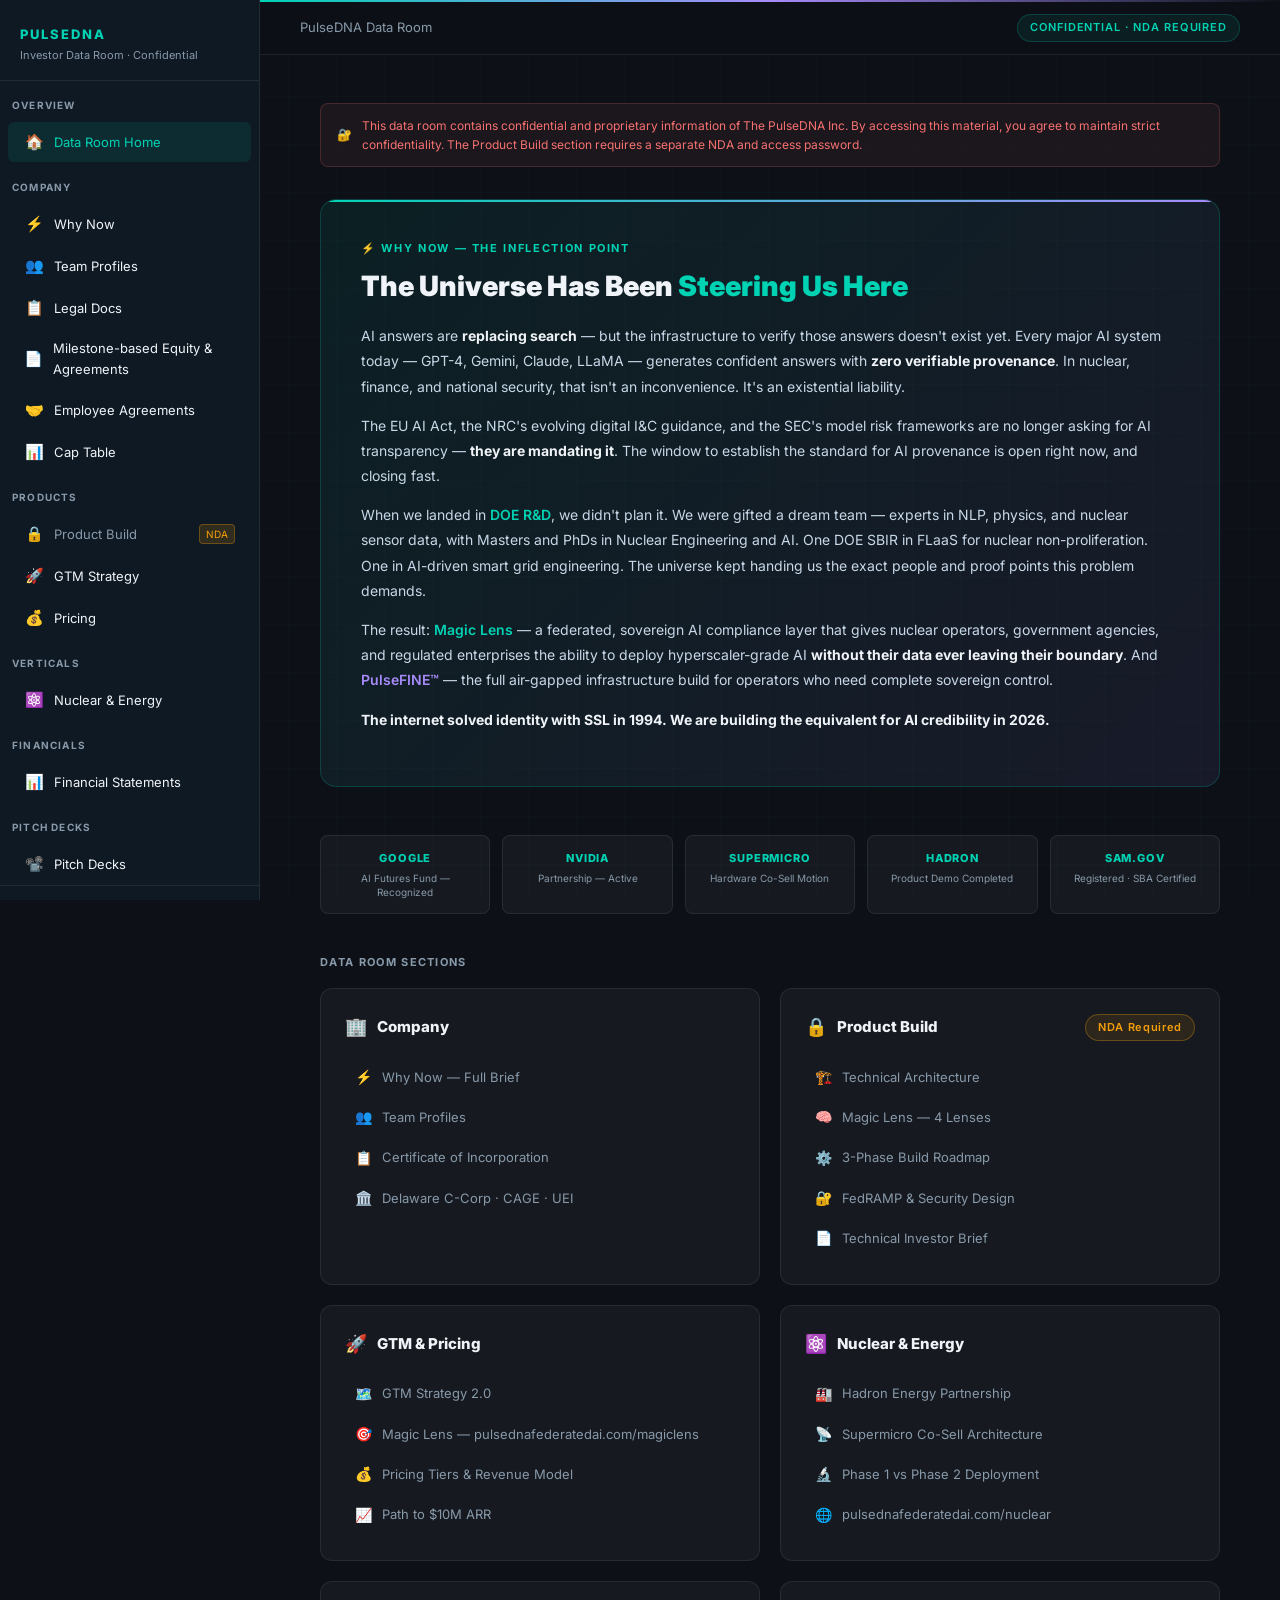
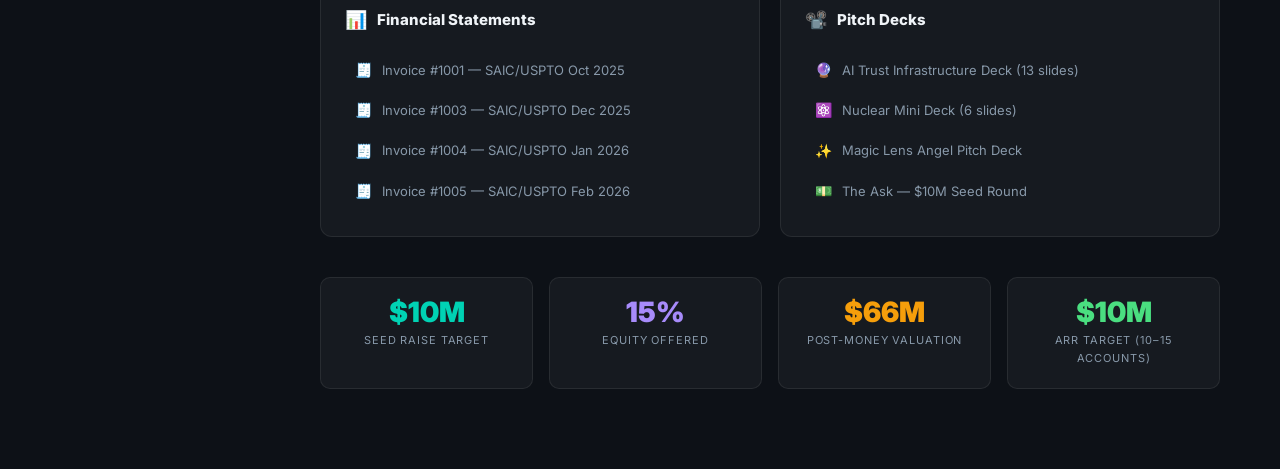
<file: index.html>
<!DOCTYPE html>
<html lang="en">
<head>
<meta charset="UTF-8" />
<meta name="viewport" content="width=device-width, initial-scale=1.0" />
<title>PulseDNA — Investor Data Room</title>
<link rel="stylesheet" href="style.css" />
<style>
  /* Landing page specific */
  .why-now-banner {
    background: linear-gradient(135deg, rgba(0,210,180,0.08), rgba(167,139,250,0.08));
    border: 1px solid rgba(0,210,180,0.2);
    border-radius: 16px;
    padding: 40px;
    margin-bottom: 48px;
    position: relative;
    overflow: hidden;
  }
  .why-now-banner::before {
    content: '';
    position: absolute;
    top: 0; left: 0; right: 0;
    height: 2px;
    background: linear-gradient(90deg, var(--teal), var(--purple));
  }
  .why-now-label {
    font-size: 11px;
    font-weight: 700;
    letter-spacing: 0.15em;
    color: var(--teal);
    text-transform: uppercase;
    margin-bottom: 12px;
  }
  .why-now-title {
    font-size: 28px;
    font-weight: 900;
    line-height: 1.2;
    margin-bottom: 20px;
  }
  .why-now-body {
    font-size: 14px;
    color: #c8d8e8;
    line-height: 1.8;
    max-width: 800px;
  }
  .why-now-body p { margin-bottom: 14px; }
  .why-now-body strong { color: var(--white); }
  .why-now-body .highlight { color: var(--teal); font-weight: 600; }
  .why-now-body .highlight-p { color: var(--purple); font-weight: 600; }

  .nav-grid {
    display: grid;
    grid-template-columns: 1fr 1fr;
    gap: 20px;
    margin-bottom: 40px;
  }

  .nav-section {
    background: var(--card);
    border: 1px solid var(--border);
    border-radius: 12px;
    padding: 24px;
    transition: border-color 0.2s, transform 0.15s;
  }
  .nav-section:hover { border-color: rgba(0,210,180,0.3); transform: translateY(-2px); }
  .nav-section.locked:hover { border-color: rgba(245,158,11,0.3); }

  .nav-section-header {
    display: flex;
    align-items: center;
    justify-content: space-between;
    margin-bottom: 16px;
  }

  .nav-section-title {
    font-size: 15px;
    font-weight: 800;
    color: var(--white);
    display: flex;
    align-items: center;
    gap: 10px;
  }

  .nav-section-title .icon { font-size: 18px; }

  .nav-doc-item {
    display: flex;
    align-items: center;
    gap: 10px;
    padding: 8px 10px;
    border-radius: 6px;
    text-decoration: none;
    color: var(--muted);
    font-size: 13px;
    transition: background 0.15s, color 0.15s;
    margin-bottom: 2px;
  }
  .nav-doc-item:hover { background: var(--card2); color: var(--teal); }
  .nav-doc-item .di { font-size: 14px; }

  .confidential-banner {
    background: rgba(248,113,113,0.06);
    border: 1px solid rgba(248,113,113,0.2);
    border-radius: 8px;
    padding: 12px 16px;
    font-size: 12px;
    color: var(--red);
    margin-bottom: 32px;
    display: flex;
    align-items: center;
    gap: 10px;
  }

  .traction-strip {
    display: grid;
    grid-template-columns: repeat(5, 1fr);
    gap: 12px;
    margin-bottom: 40px;
  }

  .traction-item {
    background: var(--card);
    border: 1px solid var(--border);
    border-radius: 8px;
    padding: 14px 12px;
    text-align: center;
  }

  .traction-logo {
    font-size: 11px;
    font-weight: 800;
    letter-spacing: 0.08em;
    color: var(--teal);
    margin-bottom: 4px;
  }

  .traction-desc {
    font-size: 10px;
    color: var(--muted);
    line-height: 1.4;
  }
</style>
</head>
<body>
<div class="grid-bg"></div>

<!-- SIDEBAR -->
<nav class="sidebar">
  <div class="sidebar-logo">
    <div class="brand">PulseDNA</div>
    <div class="tagline">Investor Data Room · Confidential</div>
  </div>

  <div class="sidebar-section">Overview</div>
  <a href="index.html" class="sidebar-item active"><span class="icon">🏠</span> Data Room Home</a>

  <div class="sidebar-section">Company</div>
  <a href="why-now.html" class="sidebar-item"><span class="icon">⚡</span> Why Now</a>
  <a href="team.html" class="sidebar-item"><span class="icon">👥</span> Team Profiles</a>
  <a href="legal.html" class="sidebar-item"><span class="icon">📋</span> Legal Docs</a>
  <a href="legal.html#milestone-equity" class="sidebar-item"><span class="icon">📄</span> Milestone-based Equity &amp; Agreements</a>
  <a href="legal.html#employee-agreements" class="sidebar-item"><span class="icon">🤝</span> Employee Agreements</a>
  <a href="legal.html#cap-table" class="sidebar-item"><span class="icon">📊</span> Cap Table</a>

  <div class="sidebar-section">Products</div>
  <a href="product.html" class="sidebar-item locked"><span class="icon">🔒</span> Product Build <span class="lock-badge">NDA</span></a>
  <a href="gtm.html" class="sidebar-item"><span class="icon">🚀</span> GTM Strategy</a>
  <a href="pricing.html" class="sidebar-item"><span class="icon">💰</span> Pricing</a>

  <div class="sidebar-section">Verticals</div>
  <a href="nuclear.html" class="sidebar-item"><span class="icon">⚛️</span> Nuclear & Energy</a>

  <div class="sidebar-section">Financials</div>
  <a href="financials.html" class="sidebar-item"><span class="icon">📊</span> Financial Statements</a>

  <div class="sidebar-section">Pitch Decks</div>
  <a href="decks.html" class="sidebar-item"><span class="icon">📽️</span> Pitch Decks</a>

  <div class="sidebar-footer">
    <div>PulseDNA Inc. · Delaware C-Corp</div>
    <div style="margin-top:4px;">CAGE: 0YRQ3 · UEI: JXQZCN42MF29</div>
    <div style="margin-top:4px;color:var(--teal);">pulsednafederatedai.com</div>
  </div>
</nav>

<!-- MAIN -->
<div class="main">
  <div class="accent-line"></div>
  <div class="topbar">
    <div class="topbar-breadcrumb">
      <span>PulseDNA Data Room</span>
    </div>
    <div class="topbar-badge">CONFIDENTIAL · NDA REQUIRED</div>
  </div>

  <div class="page-content">

    <!-- CONFIDENTIAL NOTICE -->
    <div class="confidential-banner">
      <span>🔐</span>
      <span>This data room contains confidential and proprietary information of The PulseDNA Inc. By accessing this material, you agree to maintain strict confidentiality. The Product Build section requires a separate NDA and access password.</span>
    </div>

    <!-- WHY NOW HERO -->
    <div class="why-now-banner">
      <div class="why-now-label">⚡ Why Now — The Inflection Point</div>
      <div class="why-now-title">The Universe Has Been <span style="color:var(--teal);">Steering Us Here</span></div>
      <div class="why-now-body">
        <p>AI answers are <strong>replacing search</strong> — but the infrastructure to verify those answers doesn't exist yet. Every major AI system today — GPT-4, Gemini, Claude, LLaMA — generates confident answers with <strong>zero verifiable provenance</strong>. In nuclear, finance, and national security, that isn't an inconvenience. It's an existential liability.</p>
        <p>The EU AI Act, the NRC's evolving digital I&amp;C guidance, and the SEC's model risk frameworks are no longer asking for AI transparency — <strong>they are mandating it</strong>. The window to establish the standard for AI provenance is open right now, and closing fast.</p>
        <p>When we landed in <span class="highlight">DOE R&amp;D</span>, we didn't plan it. We were gifted a dream team — experts in NLP, physics, and nuclear sensor data, with Masters and PhDs in Nuclear Engineering and AI. One DOE SBIR in FLaaS for nuclear non-proliferation. One in AI-driven smart grid engineering. The universe kept handing us the exact people and proof points this problem demands.</p>
        <p>The result: <span class="highlight">Magic Lens</span> — a federated, sovereign AI compliance layer that gives nuclear operators, government agencies, and regulated enterprises the ability to deploy hyperscaler-grade AI <strong>without their data ever leaving their boundary</strong>. And <span class="highlight-p">PulseFINE™</span> — the full air-gapped infrastructure build for operators who need complete sovereign control.</p>
        <p><strong>The internet solved identity with SSL in 1994. We are building the equivalent for AI credibility in 2026.</strong></p>
      </div>
    </div>

    <!-- TRACTION STRIP -->
    <div class="traction-strip">
      <div class="traction-item">
        <div class="traction-logo">GOOGLE</div>
        <div class="traction-desc">AI Futures Fund — Recognized</div>
      </div>
      <div class="traction-item">
        <div class="traction-logo">NVIDIA</div>
        <div class="traction-desc">Partnership — Active</div>
      </div>
      <div class="traction-item">
        <div class="traction-logo">SUPERMICRO</div>
        <div class="traction-desc">Hardware Co-Sell Motion</div>
      </div>
      <div class="traction-item">
        <div class="traction-logo">HADRON</div>
        <div class="traction-desc">Product Demo Completed</div>
      </div>
      <div class="traction-item">
        <div class="traction-logo">SAM.GOV</div>
        <div class="traction-desc">Registered · SBA Certified</div>
      </div>
    </div>

    <!-- NAVIGATION GRID -->
    <div style="font-size:11px;font-weight:700;letter-spacing:0.12em;color:var(--muted);text-transform:uppercase;margin-bottom:16px;">Data Room Sections</div>

    <div class="nav-grid">

      <!-- Company -->
      <div class="nav-section">
        <div class="nav-section-header">
          <div class="nav-section-title"><span class="icon">🏢</span> Company</div>
        </div>
        <a href="why-now.html" class="nav-doc-item"><span class="di">⚡</span> Why Now — Full Brief</a>
        <a href="team.html" class="nav-doc-item"><span class="di">👥</span> Team Profiles</a>
        <a href="legal.html" class="nav-doc-item"><span class="di">📋</span> Certificate of Incorporation</a>
        <a href="legal.html" class="nav-doc-item"><span class="di">🏛️</span> Delaware C-Corp · CAGE · UEI</a>
      </div>

      <!-- Product Build (LOCKED) -->
      <div class="nav-section locked">
        <div class="nav-section-header">
          <div class="nav-section-title"><span class="icon">🔒</span> Product Build</div>
          <span class="pill gold">NDA Required</span>
        </div>
        <a href="product.html" class="nav-doc-item"><span class="di">🏗️</span> Technical Architecture</a>
        <a href="product.html" class="nav-doc-item"><span class="di">🧠</span> Magic Lens — 4 Lenses</a>
        <a href="product.html" class="nav-doc-item"><span class="di">⚙️</span> 3-Phase Build Roadmap</a>
        <a href="product.html" class="nav-doc-item"><span class="di">🔐</span> FedRAMP &amp; Security Design</a>
        <a href="product.html" class="nav-doc-item"><span class="di">📄</span> Technical Investor Brief</a>
      </div>

      <!-- GTM & Pricing -->
      <div class="nav-section">
        <div class="nav-section-header">
          <div class="nav-section-title"><span class="icon">🚀</span> GTM &amp; Pricing</div>
        </div>
        <a href="gtm.html" class="nav-doc-item"><span class="di">🗺️</span> GTM Strategy 2.0</a>
        <a href="gtm.html" class="nav-doc-item"><span class="di">🎯</span> Magic Lens — pulsednafederatedai.com/magiclens</a>
        <a href="pricing.html" class="nav-doc-item"><span class="di">💰</span> Pricing Tiers &amp; Revenue Model</a>
        <a href="pricing.html" class="nav-doc-item"><span class="di">📈</span> Path to $10M ARR</a>
      </div>

      <!-- Nuclear & Energy -->
      <div class="nav-section">
        <div class="nav-section-header">
          <div class="nav-section-title"><span class="icon">⚛️</span> Nuclear &amp; Energy</div>
        </div>
        <a href="nuclear.html" class="nav-doc-item"><span class="di">🏭</span> Hadron Energy Partnership</a>
        <a href="nuclear.html" class="nav-doc-item"><span class="di">📡</span> Supermicro Co-Sell Architecture</a>
        <a href="nuclear.html" class="nav-doc-item"><span class="di">🔬</span> Phase 1 vs Phase 2 Deployment</a>
        <a href="nuclear.html" class="nav-doc-item"><span class="di">🌐</span> pulsednafederatedai.com/nuclear</a>
      </div>

      <!-- Financials -->
      <div class="nav-section">
        <div class="nav-section-header">
          <div class="nav-section-title"><span class="icon">📊</span> Financial Statements</div>
        </div>
        <a href="financials.html" class="nav-doc-item"><span class="di">🧾</span> Invoice #1001 — SAIC/USPTO Oct 2025</a>
        <a href="financials.html" class="nav-doc-item"><span class="di">🧾</span> Invoice #1003 — SAIC/USPTO Dec 2025</a>
        <a href="financials.html" class="nav-doc-item"><span class="di">🧾</span> Invoice #1004 — SAIC/USPTO Jan 2026</a>
        <a href="financials.html" class="nav-doc-item"><span class="di">🧾</span> Invoice #1005 — SAIC/USPTO Feb 2026</a>
      </div>

      <!-- Pitch Decks -->
      <div class="nav-section">
        <div class="nav-section-header">
          <div class="nav-section-title"><span class="icon">📽️</span> Pitch Decks</div>
        </div>
        <a href="decks.html" class="nav-doc-item"><span class="di">🔮</span> AI Trust Infrastructure Deck (13 slides)</a>
        <a href="decks.html" class="nav-doc-item"><span class="di">⚛️</span> Nuclear Mini Deck (6 slides)</a>
        <a href="decks.html" class="nav-doc-item"><span class="di">✨</span> Magic Lens Angel Pitch Deck</a>
        <a href="decks.html" class="nav-doc-item"><span class="di">💵</span> The Ask — $10M Seed Round</a>
      </div>

    </div>

    <!-- RAISE SUMMARY -->
    <div class="stat-row">
      <div class="stat-card">
        <div class="stat-value">$10M</div>
        <div class="stat-label">Seed Raise Target</div>
      </div>
      <div class="stat-card">
        <div class="stat-value purple">15%</div>
        <div class="stat-label">Equity Offered</div>
      </div>
      <div class="stat-card">
        <div class="stat-value gold">$66M</div>
        <div class="stat-label">Post-Money Valuation</div>
      </div>
      <div class="stat-card">
        <div class="stat-value green">$10M</div>
        <div class="stat-label">ARR Target (10–15 Accounts)</div>
      </div>
    </div>

  </div>
</div>

</body>
</html>
</file>
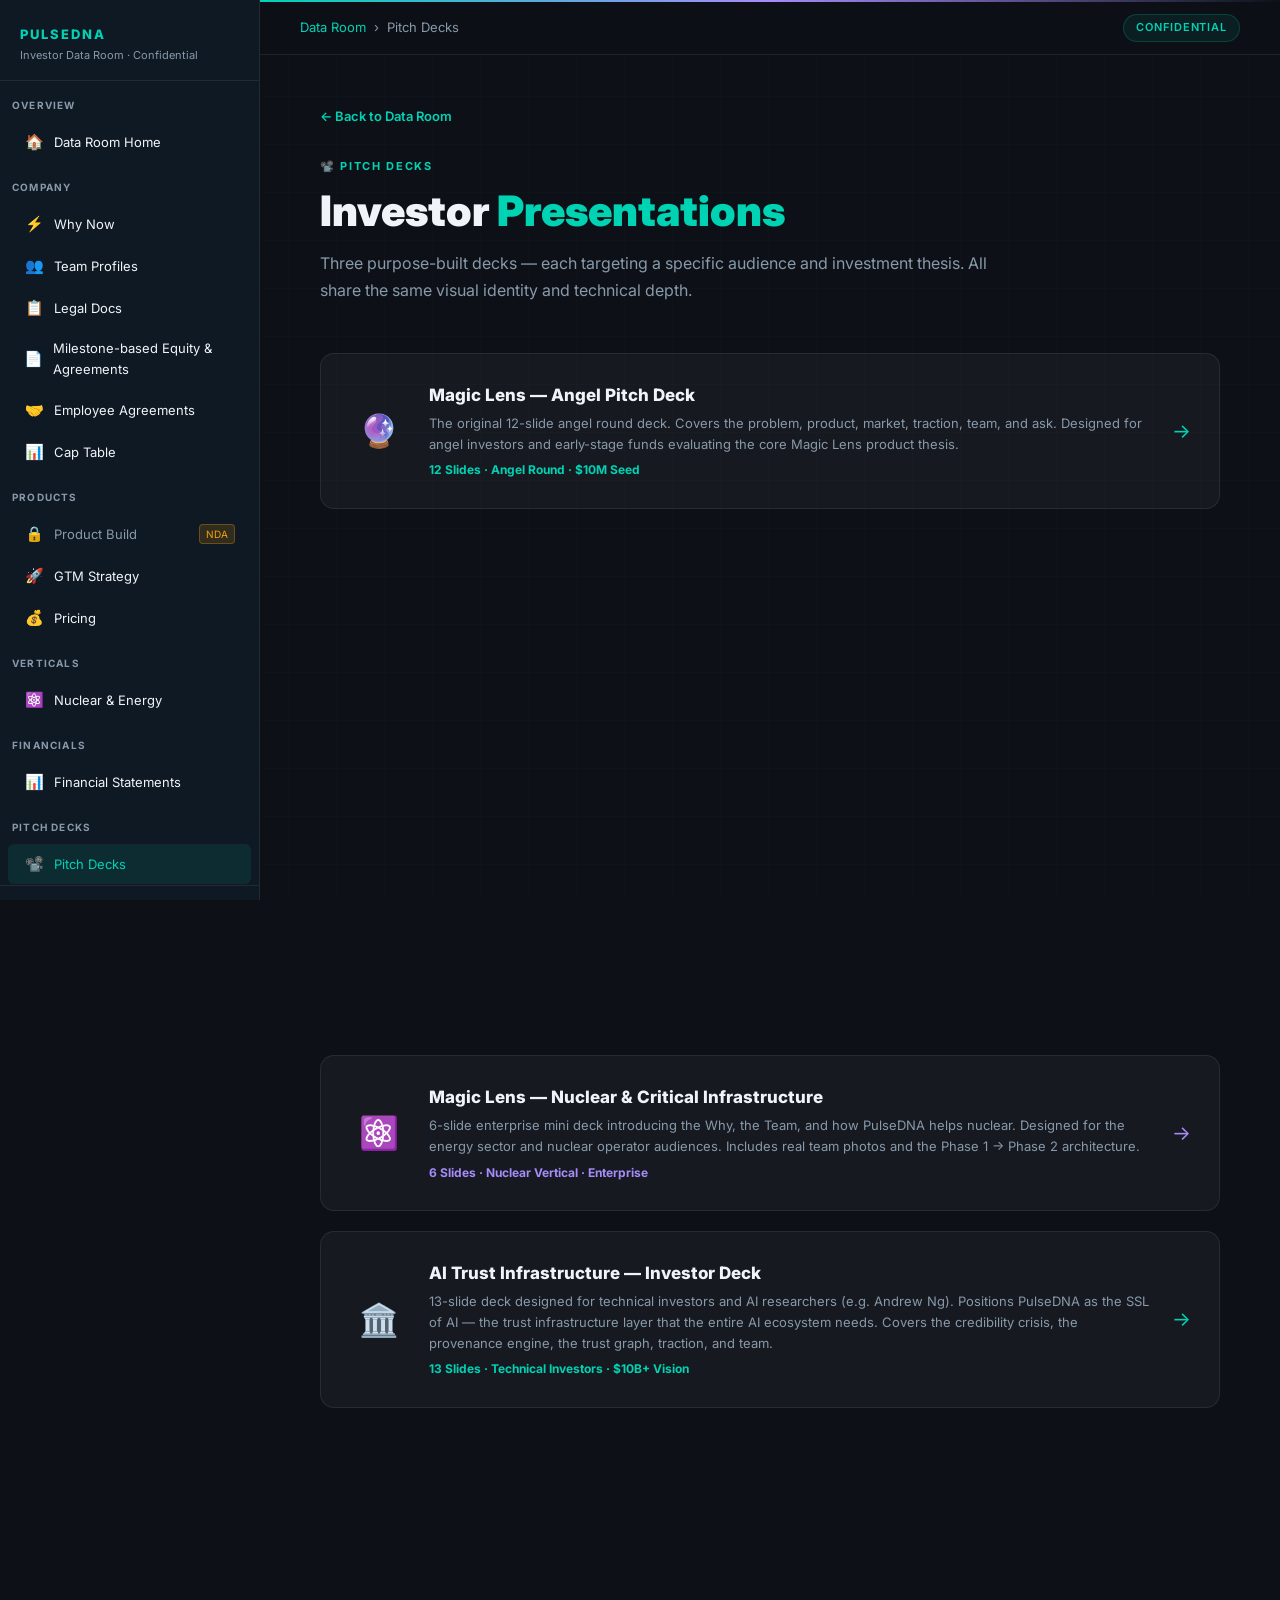
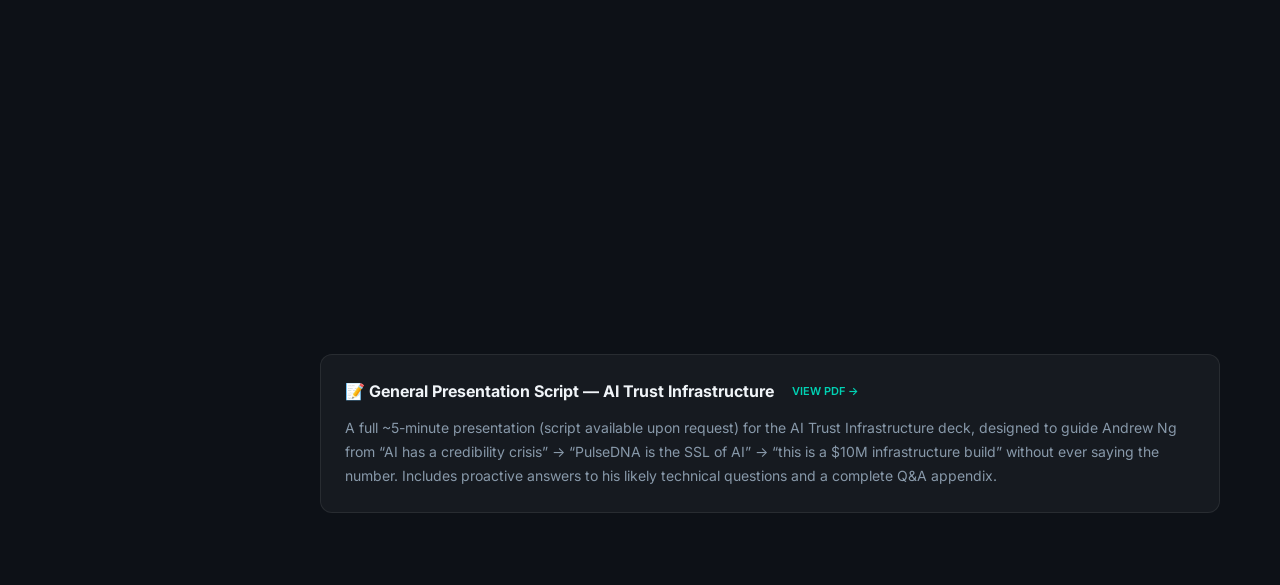
<file: decks.html>
<!DOCTYPE html>
<html lang="en">
<head>
<meta charset="UTF-8" />
<meta name="viewport" content="width=device-width, initial-scale=1.0" />
<title>Pitch Decks — PulseDNA Data Room</title>
<link rel="stylesheet" href="style.css" />
<style>
  .deck-card {
    background: var(--card);
    border: 1px solid var(--border);
    border-radius: 14px;
    padding: 28px;
    margin-bottom: 20px;
    display: grid;
    grid-template-columns: 60px 1fr auto;
    gap: 20px;
    align-items: center;
    transition: border-color 0.2s, transform 0.2s;
    text-decoration: none;
    color: inherit;
  }
  .deck-card:hover { border-color: rgba(0,210,180,0.3); transform: translateY(-2px); }
  .deck-card.purple:hover { border-color: rgba(167,139,250,0.3); }
  .deck-icon { font-size: 32px; text-align: center; }
  .deck-title { font-size: 17px; font-weight: 800; margin-bottom: 4px; }
  .deck-desc { font-size: 13px; color: var(--muted); line-height: 1.6; }
  .deck-slides { font-size: 12px; color: var(--teal); font-weight: 700; margin-top: 6px; }
  .deck-slides.purple { color: var(--purple); }
  .deck-arrow { font-size: 20px; color: var(--teal); }
  .deck-arrow.purple { color: var(--purple); }
</style>
</head>
<body>
<div class="grid-bg"></div>
<nav class="sidebar">
  <div class="sidebar-logo"><div class="brand">PulseDNA</div><div class="tagline">Investor Data Room · Confidential</div></div>
  <div class="sidebar-section">Overview</div>
  <a href="index.html" class="sidebar-item"><span class="icon">🏠</span> Data Room Home</a>
  <div class="sidebar-section">Company</div>
  <a href="why-now.html" class="sidebar-item"><span class="icon">⚡</span> Why Now</a>
  <a href="team.html" class="sidebar-item"><span class="icon">👥</span> Team Profiles</a>
  <a href="legal.html" class="sidebar-item"><span class="icon">📋</span> Legal Docs</a>
  <a href="legal.html#milestone-equity" class="sidebar-item"><span class="icon">📄</span> Milestone-based Equity &amp; Agreements</a>
  <a href="legal.html#employee-agreements" class="sidebar-item"><span class="icon">🤝</span> Employee Agreements</a>
  <a href="legal.html#cap-table" class="sidebar-item"><span class="icon">📊</span> Cap Table</a>
  <div class="sidebar-section">Products</div>
  <a href="product.html" class="sidebar-item locked"><span class="icon">🔒</span> Product Build <span class="lock-badge">NDA</span></a>
  <a href="gtm.html" class="sidebar-item"><span class="icon">🚀</span> GTM Strategy</a>
  <a href="pricing.html" class="sidebar-item"><span class="icon">💰</span> Pricing</a>
  <div class="sidebar-section">Verticals</div>
  <a href="nuclear.html" class="sidebar-item"><span class="icon">⚛️</span> Nuclear & Energy</a>
  <div class="sidebar-section">Financials</div>
  <a href="financials.html" class="sidebar-item"><span class="icon">📊</span> Financial Statements</a>
  <div class="sidebar-section">Pitch Decks</div>
  <a href="decks.html" class="sidebar-item active"><span class="icon">📽️</span> Pitch Decks</a>
  <div class="sidebar-footer"><div>PulseDNA Inc. · Delaware C-Corp</div><div style="margin-top:4px;color:var(--teal);">pulsednafederatedai.com</div></div>
</nav>
<div class="main">
  <div class="accent-line"></div>
  <div class="topbar">
    <div class="topbar-breadcrumb"><a href="index.html">Data Room</a> <span>›</span> <span>Pitch Decks</span></div>
    <div class="topbar-badge">CONFIDENTIAL</div>
  </div>
  <div class="page-content">
    <a href="index.html" class="back-link">← Back to Data Room</a>
    <div class="page-hero">
      <div class="page-eyebrow">📽️ Pitch Decks</div>
      <h1 class="page-title">Investor <span class="t">Presentations</span></h1>
      <p class="page-subtitle">Three purpose-built decks — each targeting a specific audience and investment thesis. All share the same visual identity and technical depth.</p>
    </div>

    <a href="docs/Magic_Lens_Angel_Pitch_Deck.pdf" target="_blank" class="deck-card">
      <div class="deck-icon">🔮</div>
      <div>
        <div class="deck-title">Magic Lens — Angel Pitch Deck</div>
        <div class="deck-desc">The original 12-slide angel round deck. Covers the problem, product, market, traction, team, and ask. Designed for angel investors and early-stage funds evaluating the core Magic Lens product thesis.</div>
        <div class="deck-slides">12 Slides · Angel Round · $10M Seed</div>
      </div>
      <div class="deck-arrow">→</div>
    </a>
    <div class="video-embed" style="margin-bottom:20px;border-radius:12px;overflow:hidden;aspect-ratio:16/9;">
      <iframe width="100%" height="100%" src="https://www.youtube.com/embed/_nhAWy9Xq0E" title="Magic Lens — Angel Pitch Deck" frameborder="0" allow="accelerometer; autoplay; clipboard-write; encrypted-media; gyroscope; picture-in-picture" allowfullscreen style="display:block;"></iframe>
    </div>

    <a href="docs/PulseDNA_Nuclear_MiniDeck.pdf" target="_blank" class="deck-card purple">
      <div class="deck-icon">⚛️</div>
      <div>
        <div class="deck-title">Magic Lens — Nuclear &amp; Critical Infrastructure</div>
        <div class="deck-desc">6-slide enterprise mini deck introducing the Why, the Team, and how PulseDNA helps nuclear. Designed for the energy sector and nuclear operator audiences. Includes real team photos and the Phase 1 → Phase 2 architecture.</div>
        <div class="deck-slides purple">6 Slides · Nuclear Vertical · Enterprise</div>
      </div>
      <div class="deck-arrow purple">→</div>
    </a>

    <a href="docs/PulseDNA_AI_Trust_Infrastructure.pdf" target="_blank" class="deck-card">
      <div class="deck-icon">🏛️</div>
      <div>
        <div class="deck-title">AI Trust Infrastructure — Investor Deck</div>
        <div class="deck-desc">13-slide deck designed for technical investors and AI researchers (e.g. Andrew Ng). Positions PulseDNA as the SSL of AI — the trust infrastructure layer that the entire AI ecosystem needs. Covers the credibility crisis, the provenance engine, the trust graph, traction, and team.</div>
        <div class="deck-slides">13 Slides · Technical Investors · $10B+ Vision</div>
      </div>
      <div class="deck-arrow">→</div>
    </a>
    <div class="video-embed" style="margin-bottom:20px;border-radius:12px;overflow:hidden;aspect-ratio:16/9;">
      <iframe width="100%" height="100%" src="https://www.youtube.com/embed/XioxUQYVCJ0" title="AI Trust Infrastructure — Investor Deck" frameborder="0" allow="accelerometer; autoplay; clipboard-write; encrypted-media; gyroscope; picture-in-picture" allowfullscreen style="display:block;"></iframe>
    </div>

    <a href="docs/PulseDNA_AI_Trust_Infrastructure_Presenter_Script.pdf" target="_blank" class="card" style="margin-top:8px;display:block;text-decoration:none;color:inherit;transition:border-color 0.2s;">
      <div class="card-title">📝 General Presentation Script — AI Trust Infrastructure <span style="font-size:11px;color:var(--teal);margin-left:8px;font-weight:600;">VIEW PDF →</span></div>
      <div class="card-body">A full ~5-minute presentation (script available upon request) for the AI Trust Infrastructure deck, designed to guide Andrew Ng from “AI has a credibility crisis” → “PulseDNA is the SSL of AI” → “this is a $10M infrastructure build” without ever saying the number. Includes proactive answers to his likely technical questions and a complete Q&amp;A appendix.</div>
    </a>

  </div>
</div>
</body>
</html>
</file>
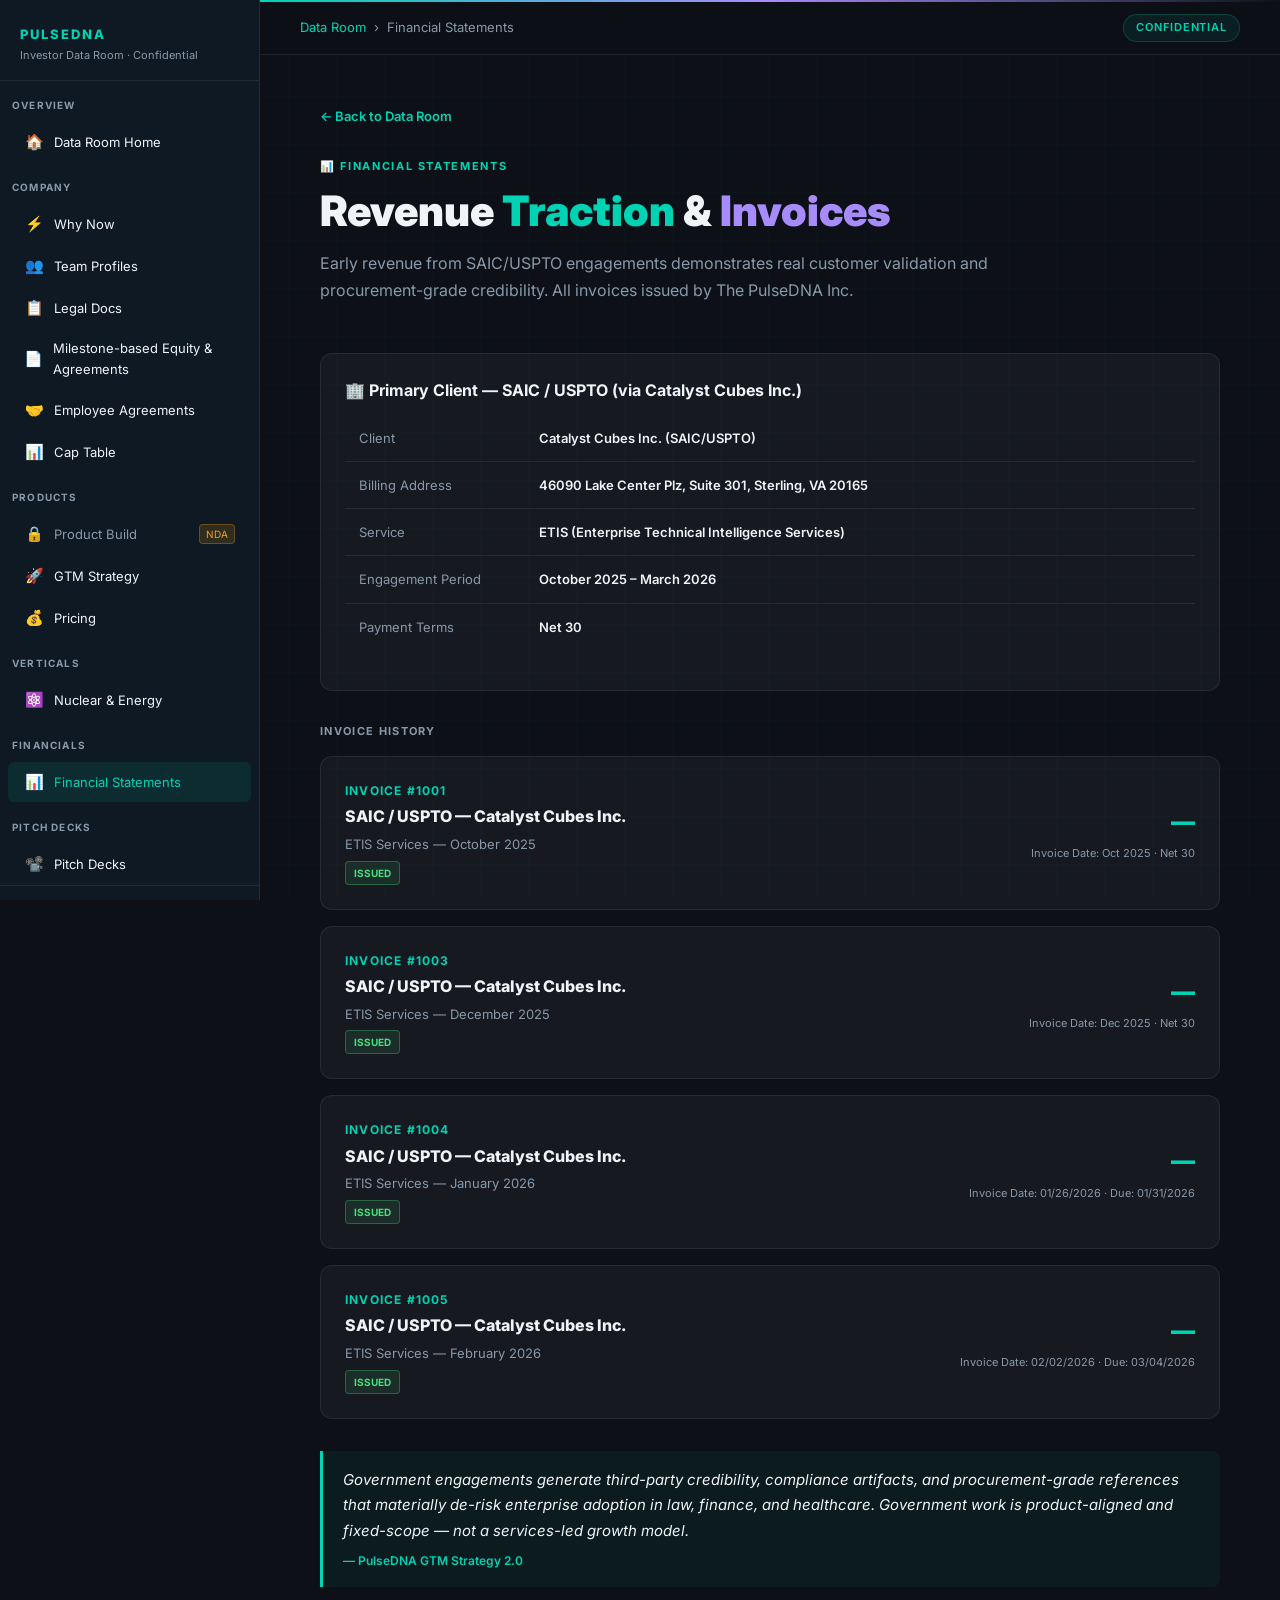
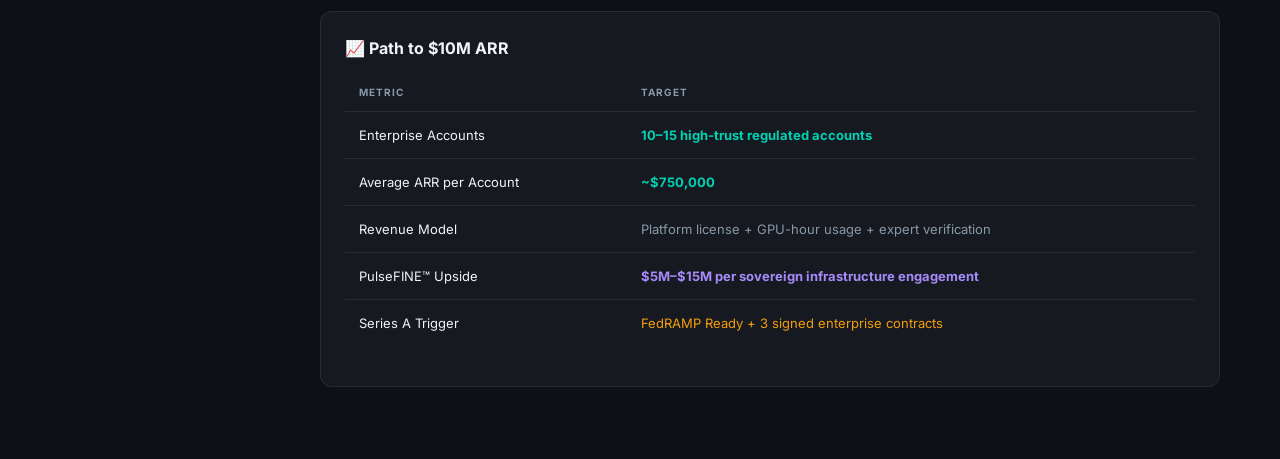
<file: financials.html>
<!DOCTYPE html>
<html lang="en">
<head>
<meta charset="UTF-8" />
<meta name="viewport" content="width=device-width, initial-scale=1.0" />
<title>Financial Statements — PulseDNA Data Room</title>
<link rel="stylesheet" href="style.css" />
<style>
  .invoice-card {
    background: var(--card);
    border: 1px solid var(--border);
    border-radius: 12px;
    padding: 24px;
    margin-bottom: 16px;
    display: grid;
    grid-template-columns: 1fr auto;
    gap: 20px;
    align-items: center;
    transition: border-color 0.2s;
  }
  .invoice-card:hover { border-color: rgba(0,210,180,0.25); }
  .invoice-num { font-size: 12px; font-weight: 700; color: var(--teal); letter-spacing: 0.1em; margin-bottom: 4px; }
  .invoice-client { font-size: 16px; font-weight: 800; margin-bottom: 4px; }
  .invoice-desc { font-size: 13px; color: var(--muted); }
  .invoice-amount { font-size: 24px; font-weight: 900; color: var(--teal); text-align: right; }
  .invoice-date { font-size: 11px; color: var(--muted); text-align: right; margin-top: 4px; }
  .invoice-status {
    display: inline-block;
    font-size: 10px;
    font-weight: 700;
    padding: 3px 8px;
    border-radius: 4px;
    background: rgba(74,222,128,0.1);
    border: 1px solid rgba(74,222,128,0.3);
    color: var(--green);
    margin-top: 6px;
  }
</style>
</head>
<body>
<div class="grid-bg"></div>
<nav class="sidebar">
  <div class="sidebar-logo"><div class="brand">PulseDNA</div><div class="tagline">Investor Data Room · Confidential</div></div>
  <div class="sidebar-section">Overview</div>
  <a href="index.html" class="sidebar-item"><span class="icon">🏠</span> Data Room Home</a>
  <div class="sidebar-section">Company</div>
  <a href="why-now.html" class="sidebar-item"><span class="icon">⚡</span> Why Now</a>
  <a href="team.html" class="sidebar-item"><span class="icon">👥</span> Team Profiles</a>
  <a href="legal.html" class="sidebar-item"><span class="icon">📋</span> Legal Docs</a>
  <a href="legal.html#milestone-equity" class="sidebar-item"><span class="icon">📄</span> Milestone-based Equity &amp; Agreements</a>
  <a href="legal.html#employee-agreements" class="sidebar-item"><span class="icon">🤝</span> Employee Agreements</a>
  <a href="legal.html#cap-table" class="sidebar-item"><span class="icon">📊</span> Cap Table</a>
  <div class="sidebar-section">Products</div>
  <a href="product.html" class="sidebar-item locked"><span class="icon">🔒</span> Product Build <span class="lock-badge">NDA</span></a>
  <a href="gtm.html" class="sidebar-item"><span class="icon">🚀</span> GTM Strategy</a>
  <a href="pricing.html" class="sidebar-item"><span class="icon">💰</span> Pricing</a>
  <div class="sidebar-section">Verticals</div>
  <a href="nuclear.html" class="sidebar-item"><span class="icon">⚛️</span> Nuclear & Energy</a>
  <div class="sidebar-section">Financials</div>
  <a href="financials.html" class="sidebar-item active"><span class="icon">📊</span> Financial Statements</a>
  <div class="sidebar-section">Pitch Decks</div>
  <a href="decks.html" class="sidebar-item"><span class="icon">📽️</span> Pitch Decks</a>
  <div class="sidebar-footer"><div>PulseDNA Inc. · Delaware C-Corp</div><div style="margin-top:4px;color:var(--teal);">pulsednafederatedai.com</div></div>
</nav>
<div class="main">
  <div class="accent-line"></div>
  <div class="topbar">
    <div class="topbar-breadcrumb"><a href="index.html">Data Room</a> <span>›</span> <span>Financial Statements</span></div>
    <div class="topbar-badge">CONFIDENTIAL</div>
  </div>
  <div class="page-content">
    <a href="index.html" class="back-link">← Back to Data Room</a>
    <div class="page-hero">
      <div class="page-eyebrow">📊 Financial Statements</div>
      <h1 class="page-title">Revenue <span class="t">Traction</span> &amp; <span class="p">Invoices</span></h1>
      <p class="page-subtitle">Early revenue from SAIC/USPTO engagements demonstrates real customer validation and procurement-grade credibility. All invoices issued by The PulseDNA Inc.</p>
    </div>

    <div class="card" style="margin-bottom:32px;">
      <div class="card-title">🏢 Primary Client — SAIC / USPTO (via Catalyst Cubes Inc.)</div>
      <div class="card-body">
        <table class="data-table" style="margin-top:0;">
          <tbody>
            <tr><td style="color:var(--muted);width:180px;">Client</td><td style="font-weight:600;">Catalyst Cubes Inc. (SAIC/USPTO)</td></tr>
            <tr><td style="color:var(--muted);">Billing Address</td><td style="font-weight:600;">46090 Lake Center Plz, Suite 301, Sterling, VA 20165</td></tr>
            <tr><td style="color:var(--muted);">Service</td><td style="font-weight:600;">ETIS (Enterprise Technical Intelligence Services)</td></tr>
            <tr><td style="color:var(--muted);">Engagement Period</td><td style="font-weight:600;">October 2025 – March 2026</td></tr>
            <tr><td style="color:var(--muted);">Payment Terms</td><td style="font-weight:600;">Net 30</td></tr>
          </tbody>
        </table>
      </div>
    </div>

    <div style="font-size:11px;font-weight:700;letter-spacing:0.12em;color:var(--muted);text-transform:uppercase;margin-bottom:16px;">Invoice History</div>

    <div class="invoice-card">
      <div>
        <div class="invoice-num">INVOICE #1001</div>
        <div class="invoice-client">SAIC / USPTO — Catalyst Cubes Inc.</div>
        <div class="invoice-desc">ETIS Services — October 2025</div>
        <div class="invoice-status">ISSUED</div>
      </div>
      <div>
        <div class="invoice-amount">—</div>
        <div class="invoice-date">Invoice Date: Oct 2025 · Net 30</div>
      </div>
    </div>

    <div class="invoice-card">
      <div>
        <div class="invoice-num">INVOICE #1003</div>
        <div class="invoice-client">SAIC / USPTO — Catalyst Cubes Inc.</div>
        <div class="invoice-desc">ETIS Services — December 2025</div>
        <div class="invoice-status">ISSUED</div>
      </div>
      <div>
        <div class="invoice-amount">—</div>
        <div class="invoice-date">Invoice Date: Dec 2025 · Net 30</div>
      </div>
    </div>

    <div class="invoice-card">
      <div>
        <div class="invoice-num">INVOICE #1004</div>
        <div class="invoice-client">SAIC / USPTO — Catalyst Cubes Inc.</div>
        <div class="invoice-desc">ETIS Services — January 2026</div>
        <div class="invoice-status">ISSUED</div>
      </div>
      <div>
        <div class="invoice-amount">—</div>
        <div class="invoice-date">Invoice Date: 01/26/2026 · Due: 01/31/2026</div>
      </div>
    </div>

    <div class="invoice-card">
      <div>
        <div class="invoice-num">INVOICE #1005</div>
        <div class="invoice-client">SAIC / USPTO — Catalyst Cubes Inc.</div>
        <div class="invoice-desc">ETIS Services — February 2026</div>
        <div class="invoice-status">ISSUED</div>
      </div>
      <div>
        <div class="invoice-amount">—</div>
        <div class="invoice-date">Invoice Date: 02/02/2026 · Due: 03/04/2026</div>
      </div>
    </div>

    <div class="quote-block" style="margin-top:32px;">
      Government engagements generate third-party credibility, compliance artifacts, and procurement-grade references that materially de-risk enterprise adoption in law, finance, and healthcare. Government work is product-aligned and fixed-scope — not a services-led growth model.
      <div class="quote-attr">— PulseDNA GTM Strategy 2.0</div>
    </div>

    <div class="card" style="margin-top:24px;">
      <div class="card-title">📈 Path to $10M ARR</div>
      <div class="card-body">
        <table class="data-table" style="margin-top:0;">
          <thead><tr><th>Metric</th><th>Target</th></tr></thead>
          <tbody>
            <tr><td>Enterprise Accounts</td><td style="color:var(--teal);font-weight:700;">10–15 high-trust regulated accounts</td></tr>
            <tr><td>Average ARR per Account</td><td style="color:var(--teal);font-weight:700;">~$750,000</td></tr>
            <tr><td>Revenue Model</td><td style="color:var(--muted);">Platform license + GPU-hour usage + expert verification</td></tr>
            <tr><td>PulseFINE™ Upside</td><td style="color:var(--purple);font-weight:700;">$5M–$15M per sovereign infrastructure engagement</td></tr>
            <tr><td>Series A Trigger</td><td style="color:var(--gold);">FedRAMP Ready + 3 signed enterprise contracts</td></tr>
          </tbody>
        </table>
      </div>
    </div>

  </div>
</div>
</body>
</html>
</file>
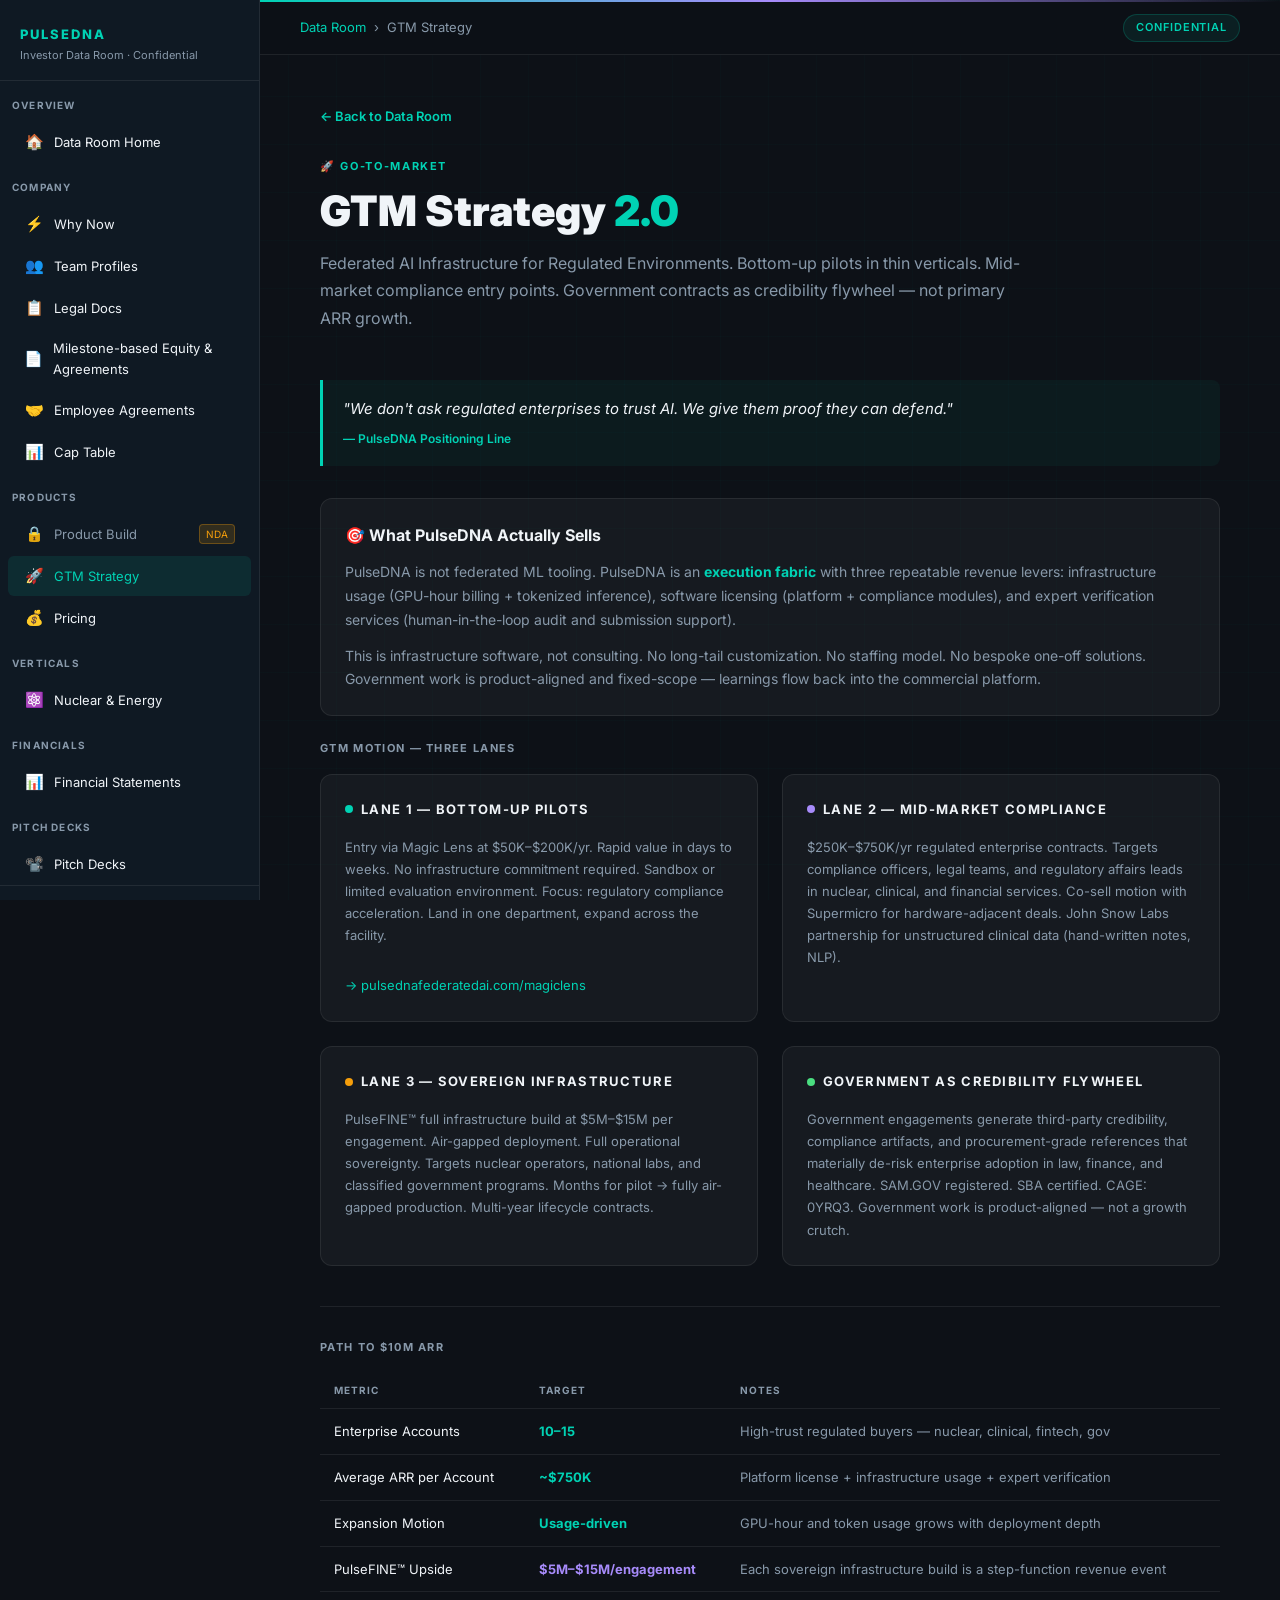
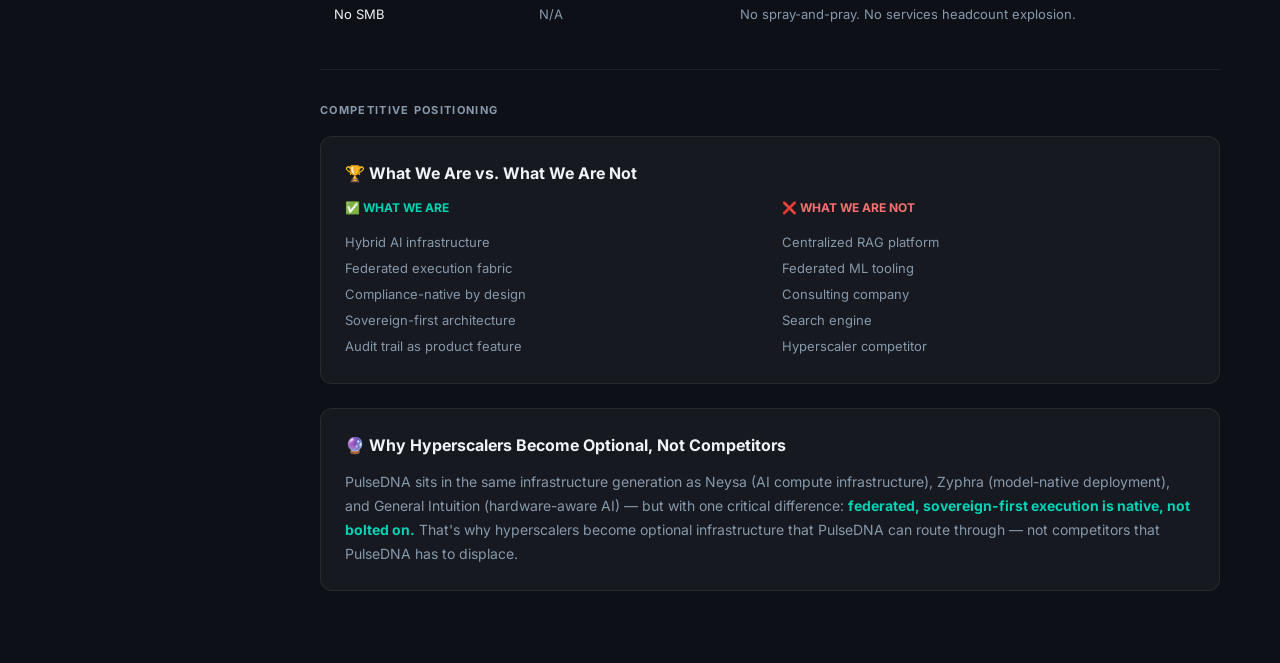
<file: gtm.html>
<!DOCTYPE html>
<html lang="en">
<head>
<meta charset="UTF-8" />
<meta name="viewport" content="width=device-width, initial-scale=1.0" />
<title>GTM Strategy — PulseDNA Data Room</title>
<link rel="stylesheet" href="style.css" />
</head>
<body>
<div class="grid-bg"></div>
<nav class="sidebar">
  <div class="sidebar-logo"><div class="brand">PulseDNA</div><div class="tagline">Investor Data Room · Confidential</div></div>
  <div class="sidebar-section">Overview</div>
  <a href="index.html" class="sidebar-item"><span class="icon">🏠</span> Data Room Home</a>
  <div class="sidebar-section">Company</div>
  <a href="why-now.html" class="sidebar-item"><span class="icon">⚡</span> Why Now</a>
  <a href="team.html" class="sidebar-item"><span class="icon">👥</span> Team Profiles</a>
  <a href="legal.html" class="sidebar-item"><span class="icon">📋</span> Legal Docs</a>
  <a href="legal.html#milestone-equity" class="sidebar-item"><span class="icon">📄</span> Milestone-based Equity &amp; Agreements</a>
  <a href="legal.html#employee-agreements" class="sidebar-item"><span class="icon">🤝</span> Employee Agreements</a>
  <a href="legal.html#cap-table" class="sidebar-item"><span class="icon">📊</span> Cap Table</a>
  <div class="sidebar-section">Products</div>
  <a href="product.html" class="sidebar-item locked"><span class="icon">🔒</span> Product Build <span class="lock-badge">NDA</span></a>
  <a href="gtm.html" class="sidebar-item active"><span class="icon">🚀</span> GTM Strategy</a>
  <a href="pricing.html" class="sidebar-item"><span class="icon">💰</span> Pricing</a>
  <div class="sidebar-section">Verticals</div>
  <a href="nuclear.html" class="sidebar-item"><span class="icon">⚛️</span> Nuclear & Energy</a>
  <div class="sidebar-section">Financials</div>
  <a href="financials.html" class="sidebar-item"><span class="icon">📊</span> Financial Statements</a>
  <div class="sidebar-section">Pitch Decks</div>
  <a href="decks.html" class="sidebar-item"><span class="icon">📽️</span> Pitch Decks</a>
  <div class="sidebar-footer"><div>PulseDNA Inc. · Delaware C-Corp</div><div style="margin-top:4px;color:var(--teal);">pulsednafederatedai.com</div></div>
</nav>
<div class="main">
  <div class="accent-line"></div>
  <div class="topbar">
    <div class="topbar-breadcrumb"><a href="index.html">Data Room</a> <span>›</span> <span>GTM Strategy</span></div>
    <div class="topbar-badge">CONFIDENTIAL</div>
  </div>
  <div class="page-content">
    <a href="index.html" class="back-link">← Back to Data Room</a>
    <div class="page-hero">
      <div class="page-eyebrow">🚀 Go-To-Market</div>
      <h1 class="page-title">GTM Strategy <span class="t">2.0</span></h1>
      <p class="page-subtitle">Federated AI Infrastructure for Regulated Environments. Bottom-up pilots in thin verticals. Mid-market compliance entry points. Government contracts as credibility flywheel — not primary ARR growth.</p>
    </div>

    <div class="quote-block" style="margin-bottom:32px;">
      "We don't ask regulated enterprises to trust AI. We give them proof they can defend."
      <div class="quote-attr">— PulseDNA Positioning Line</div>
    </div>

    <div class="card">
      <div class="card-title">🎯 What PulseDNA Actually Sells</div>
      <div class="card-body">
        <p style="margin-bottom:12px;">PulseDNA is not federated ML tooling. PulseDNA is an <strong style="color:var(--teal);">execution fabric</strong> with three repeatable revenue levers: infrastructure usage (GPU-hour billing + tokenized inference), software licensing (platform + compliance modules), and expert verification services (human-in-the-loop audit and submission support).</p>
        <p>This is infrastructure software, not consulting. No long-tail customization. No staffing model. No bespoke one-off solutions. Government work is product-aligned and fixed-scope — learnings flow back into the commercial platform.</p>
      </div>
    </div>

    <div style="font-size:11px;font-weight:700;letter-spacing:0.12em;color:var(--muted);text-transform:uppercase;margin-bottom:16px;">GTM Motion — Three Lanes</div>

    <div class="section-grid">
      <div class="section-group">
        <div class="section-group-title"><div class="dot"></div> Lane 1 — Bottom-Up Pilots</div>
        <p style="font-size:13px;color:var(--muted);line-height:1.7;">Entry via Magic Lens at $50K–$200K/yr. Rapid value in days to weeks. No infrastructure commitment required. Sandbox or limited evaluation environment. Focus: regulatory compliance acceleration. Land in one department, expand across the facility.</p>
        <br/>
        <a href="https://pulsednafederatedai.com/magiclens" target="_blank" style="color:var(--teal);font-size:13px;text-decoration:none;">→ pulsednafederatedai.com/magiclens</a>
      </div>
      <div class="section-group">
        <div class="section-group-title"><div class="dot purple"></div> Lane 2 — Mid-Market Compliance</div>
        <p style="font-size:13px;color:var(--muted);line-height:1.7;">$250K–$750K/yr regulated enterprise contracts. Targets compliance officers, legal teams, and regulatory affairs leads in nuclear, clinical, and financial services. Co-sell motion with Supermicro for hardware-adjacent deals. John Snow Labs partnership for unstructured clinical data (hand-written notes, NLP).</p>
      </div>
      <div class="section-group">
        <div class="section-group-title"><div class="dot gold"></div> Lane 3 — Sovereign Infrastructure</div>
        <p style="font-size:13px;color:var(--muted);line-height:1.7;">PulseFINE™ full infrastructure build at $5M–$15M per engagement. Air-gapped deployment. Full operational sovereignty. Targets nuclear operators, national labs, and classified government programs. Months for pilot → fully air-gapped production. Multi-year lifecycle contracts.</p>
      </div>
      <div class="section-group">
        <div class="section-group-title"><div class="dot green"></div> Government as Credibility Flywheel</div>
        <p style="font-size:13px;color:var(--muted);line-height:1.7;">Government engagements generate third-party credibility, compliance artifacts, and procurement-grade references that materially de-risk enterprise adoption in law, finance, and healthcare. SAM.GOV registered. SBA certified. CAGE: 0YRQ3. Government work is product-aligned — not a growth crutch.</p>
      </div>
    </div>

    <hr class="divider" />

    <div style="font-size:11px;font-weight:700;letter-spacing:0.12em;color:var(--muted);text-transform:uppercase;margin-bottom:16px;">Path to $10M ARR</div>

    <table class="data-table">
      <thead><tr><th>Metric</th><th>Target</th><th>Notes</th></tr></thead>
      <tbody>
        <tr><td>Enterprise Accounts</td><td style="color:var(--teal);font-weight:700;">10–15</td><td style="color:var(--muted);">High-trust regulated buyers — nuclear, clinical, fintech, gov</td></tr>
        <tr><td>Average ARR per Account</td><td style="color:var(--teal);font-weight:700;">~$750K</td><td style="color:var(--muted);">Platform license + infrastructure usage + expert verification</td></tr>
        <tr><td>Expansion Motion</td><td style="color:var(--teal);font-weight:700;">Usage-driven</td><td style="color:var(--muted);">GPU-hour and token usage grows with deployment depth</td></tr>
        <tr><td>PulseFINE™ Upside</td><td style="color:var(--purple);font-weight:700;">$5M–$15M/engagement</td><td style="color:var(--muted);">Each sovereign infrastructure build is a step-function revenue event</td></tr>
        <tr><td>No SMB</td><td style="color:var(--muted);">N/A</td><td style="color:var(--muted);">No spray-and-pray. No services headcount explosion.</td></tr>
      </tbody>
    </table>

    <hr class="divider" />

    <div style="font-size:11px;font-weight:700;letter-spacing:0.12em;color:var(--muted);text-transform:uppercase;margin-bottom:16px;">Competitive Positioning</div>

    <div class="card">
      <div class="card-title">🏆 What We Are vs. What We Are Not</div>
      <div class="card-body">
        <div style="display:grid;grid-template-columns:1fr 1fr;gap:24px;margin-top:8px;">
          <div>
            <div style="font-size:12px;font-weight:700;color:var(--teal);margin-bottom:10px;">✅ WHAT WE ARE</div>
            <div style="font-size:13px;color:var(--muted);line-height:2;">Hybrid AI infrastructure<br/>Federated execution fabric<br/>Compliance-native by design<br/>Sovereign-first architecture<br/>Audit trail as product feature</div>
          </div>
          <div>
            <div style="font-size:12px;font-weight:700;color:var(--red);margin-bottom:10px;">❌ WHAT WE ARE NOT</div>
            <div style="font-size:13px;color:var(--muted);line-height:2;">Centralized RAG platform<br/>Federated ML tooling<br/>Consulting company<br/>Search engine<br/>Hyperscaler competitor</div>
          </div>
        </div>
      </div>
    </div>

    <div class="card">
      <div class="card-title">🔮 Why Hyperscalers Become Optional, Not Competitors</div>
      <div class="card-body">PulseDNA sits in the same infrastructure generation as Neysa (AI compute infrastructure), Zyphra (model-native deployment), and General Intuition (hardware-aware AI) — but with one critical difference: <strong style="color:var(--teal);">federated, sovereign-first execution is native, not bolted on.</strong> That's why hyperscalers become optional infrastructure that PulseDNA can route through — not competitors that PulseDNA has to displace.</div>
    </div>

  </div>
</div>
</body>
</html>
</file>
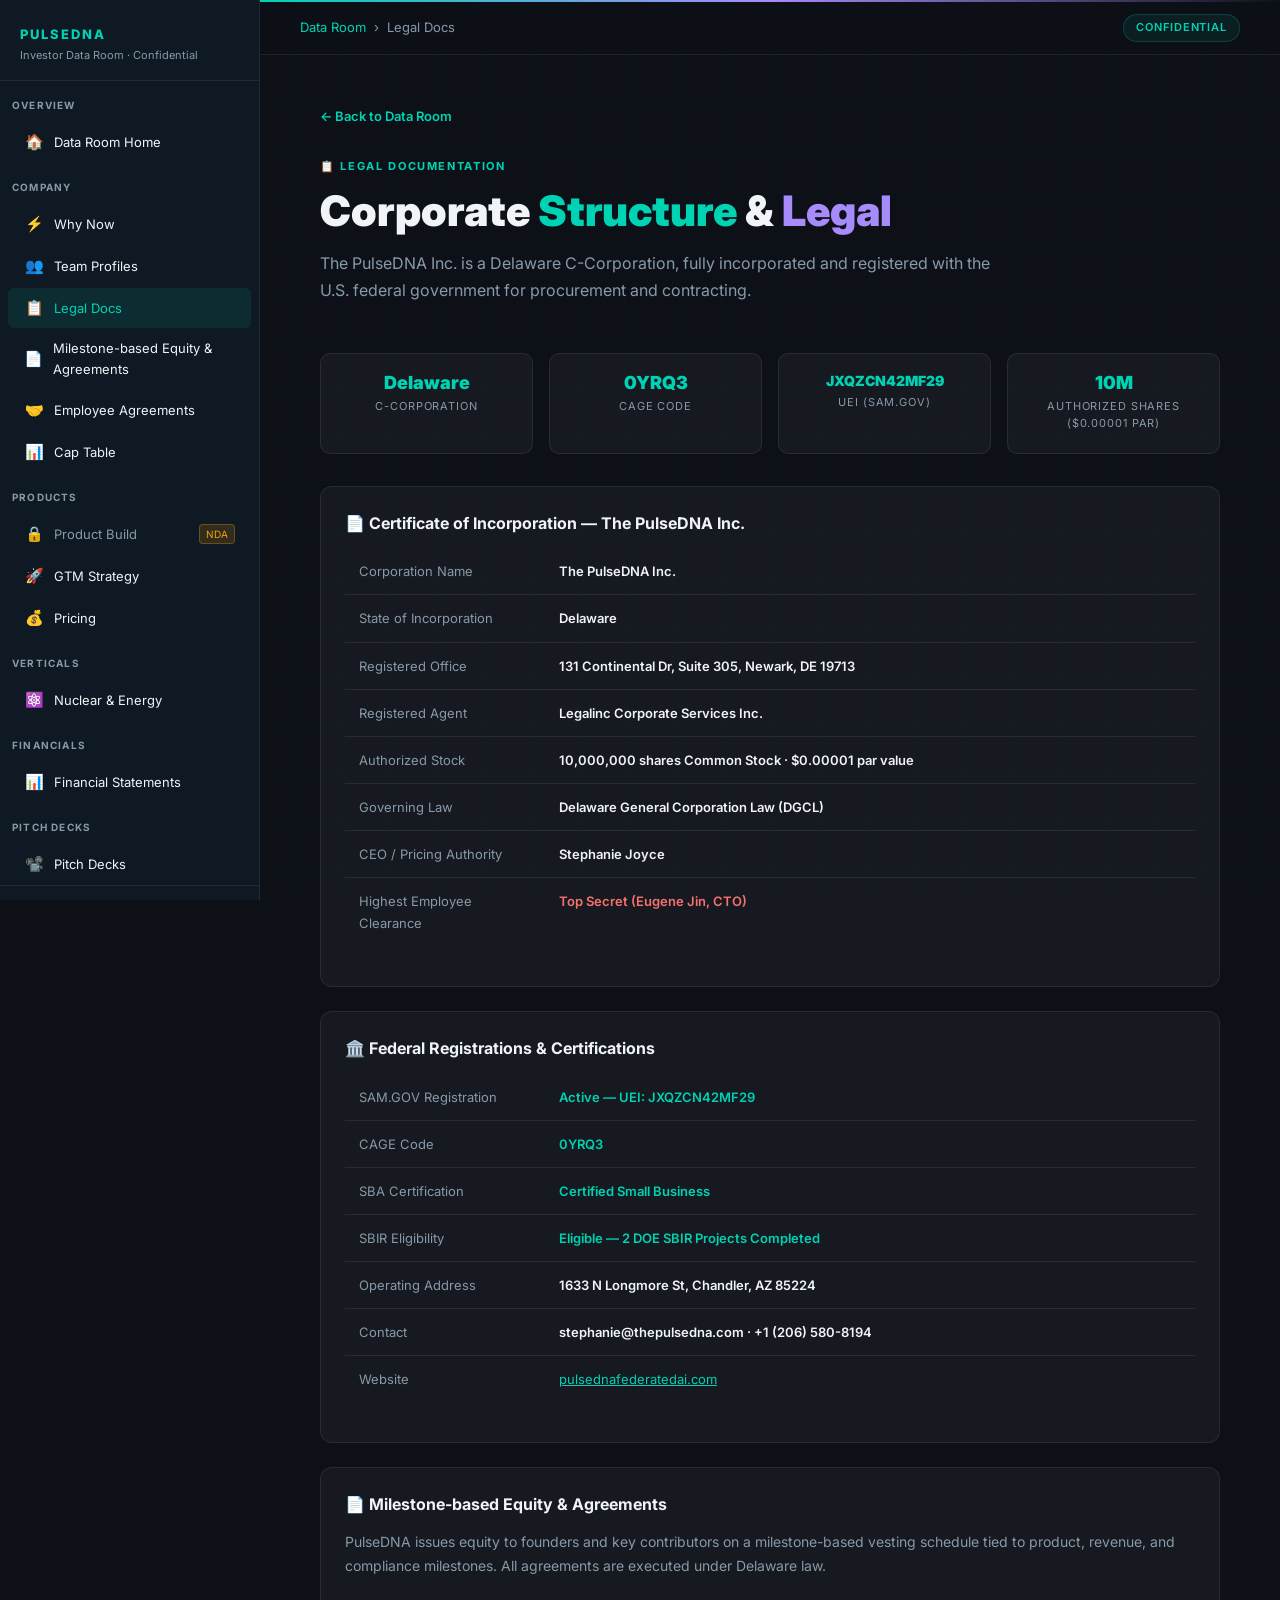
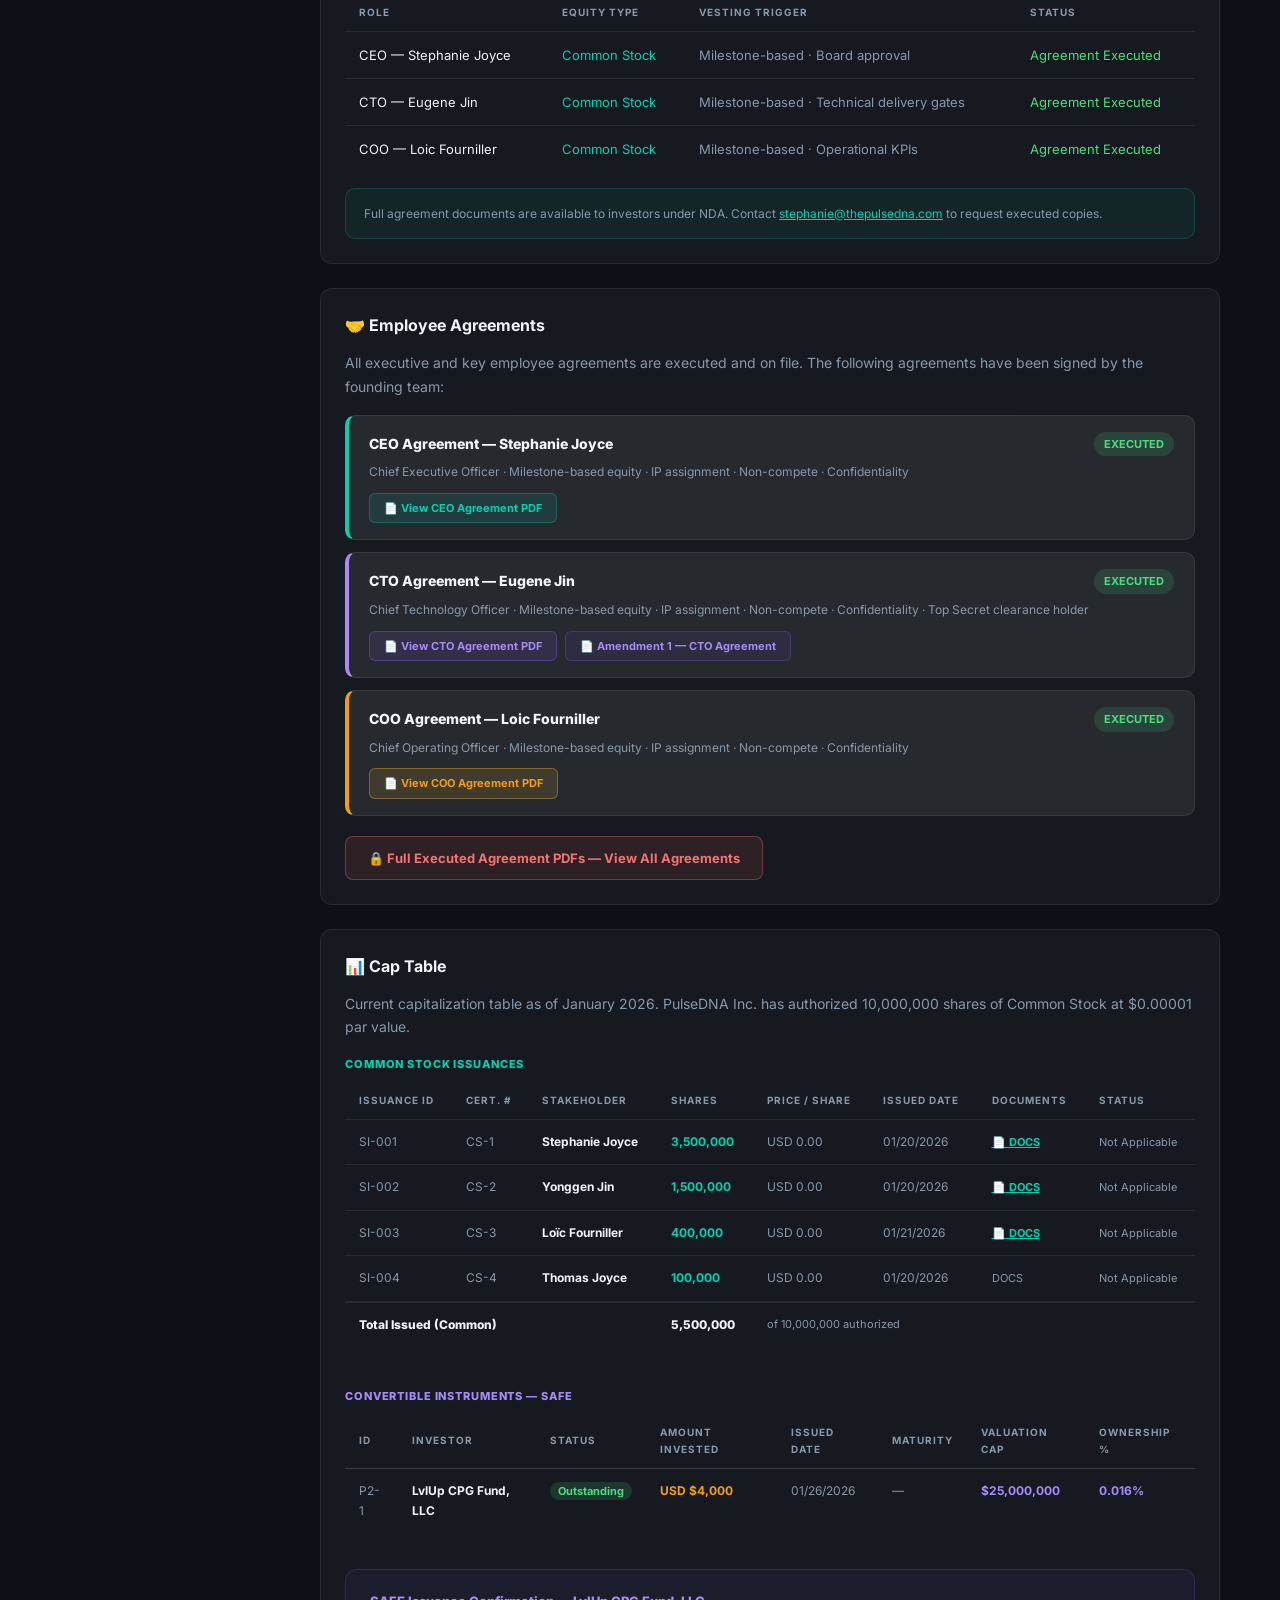
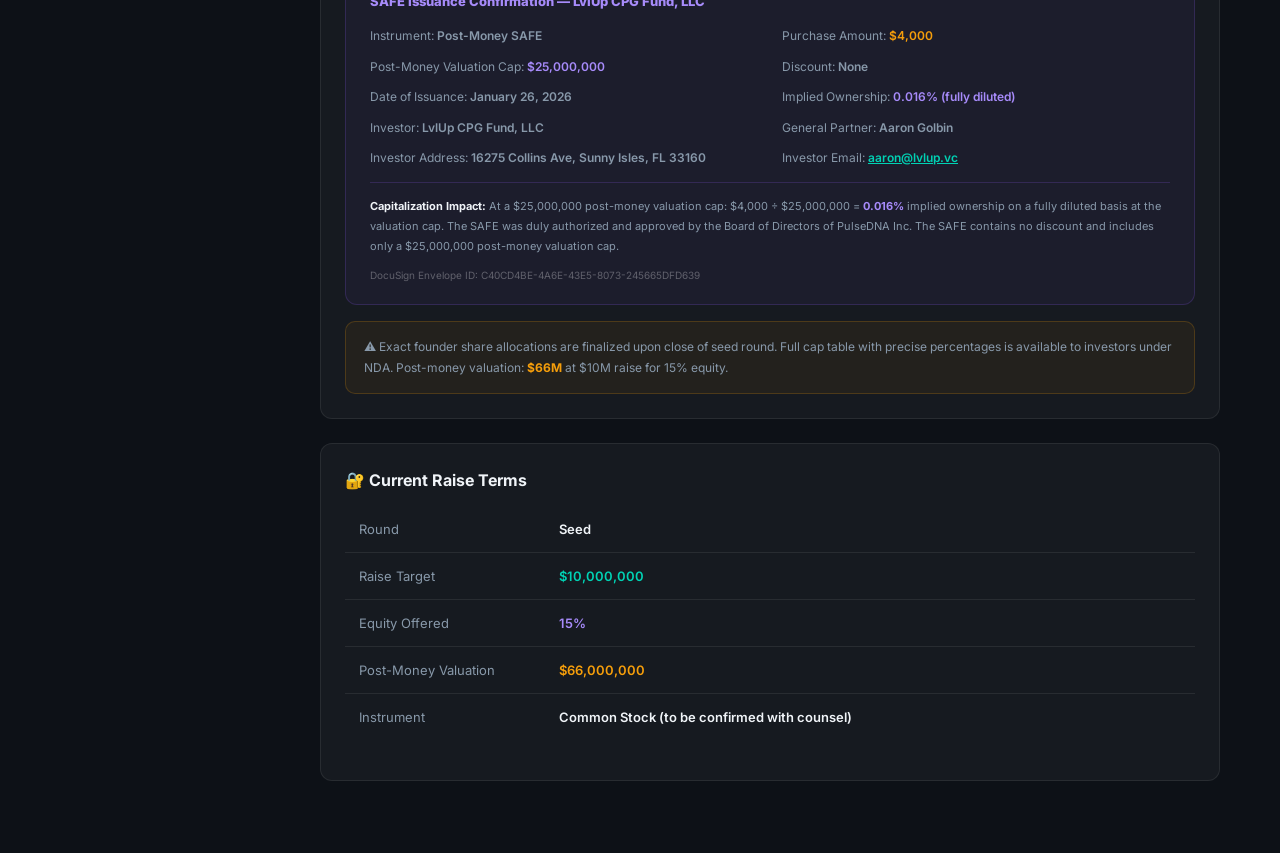
<file: legal.html>
<!DOCTYPE html>
<html lang="en">
<head>
<meta charset="UTF-8" />
<meta name="viewport" content="width=device-width, initial-scale=1.0" />
<title>Legal Docs — PulseDNA Data Room</title>
<link rel="stylesheet" href="style.css" />
</head>
<body>
<div class="grid-bg"></div>
<nav class="sidebar">
  <div class="sidebar-logo"><div class="brand">PulseDNA</div><div class="tagline">Investor Data Room · Confidential</div></div>
  <div class="sidebar-section">Overview</div>
  <a href="index.html" class="sidebar-item"><span class="icon">🏠</span> Data Room Home</a>
  <div class="sidebar-section">Company</div>
  <a href="why-now.html" class="sidebar-item"><span class="icon">⚡</span> Why Now</a>
  <a href="team.html" class="sidebar-item"><span class="icon">👥</span> Team Profiles</a>
  <a href="legal.html" class="sidebar-item active"><span class="icon">📋</span> Legal Docs</a>
  <a href="legal.html#milestone-equity" class="sidebar-item"><span class="icon">📄</span> Milestone-based Equity &amp; Agreements</a>
  <a href="legal.html#employee-agreements" class="sidebar-item"><span class="icon">🤝</span> Employee Agreements</a>
  <a href="legal.html#cap-table" class="sidebar-item"><span class="icon">📊</span> Cap Table</a>
  <div class="sidebar-section">Products</div>
  <a href="product.html" class="sidebar-item locked"><span class="icon">🔒</span> Product Build <span class="lock-badge">NDA</span></a>
  <a href="gtm.html" class="sidebar-item"><span class="icon">🚀</span> GTM Strategy</a>
  <a href="pricing.html" class="sidebar-item"><span class="icon">💰</span> Pricing</a>
  <div class="sidebar-section">Verticals</div>
  <a href="nuclear.html" class="sidebar-item"><span class="icon">⚛️</span> Nuclear & Energy</a>
  <div class="sidebar-section">Financials</div>
  <a href="financials.html" class="sidebar-item"><span class="icon">📊</span> Financial Statements</a>
  <div class="sidebar-section">Pitch Decks</div>
  <a href="decks.html" class="sidebar-item"><span class="icon">📽️</span> Pitch Decks</a>
  <div class="sidebar-footer"><div>PulseDNA Inc. · Delaware C-Corp</div><div style="margin-top:4px;color:var(--teal);">pulsednafederatedai.com</div></div>
</nav>
<div class="main">
  <div class="accent-line"></div>
  <div class="topbar">
    <div class="topbar-breadcrumb"><a href="index.html">Data Room</a> <span>›</span> <span>Legal Docs</span></div>
    <div class="topbar-badge">CONFIDENTIAL</div>
  </div>
  <div class="page-content">
    <a href="index.html" class="back-link">← Back to Data Room</a>
    <div class="page-hero">
      <div class="page-eyebrow">📋 Legal Documentation</div>
      <h1 class="page-title">Corporate <span class="t">Structure</span> &amp; <span class="p">Legal</span></h1>
      <p class="page-subtitle">The PulseDNA Inc. is a Delaware C-Corporation, fully incorporated and registered with the U.S. federal government for procurement and contracting.</p>
    </div>

    <div class="stat-row">
      <div class="stat-card">
        <div class="stat-value" style="font-size:18px;">Delaware</div>
        <div class="stat-label">C-Corporation</div>
      </div>
      <div class="stat-card">
        <div class="stat-value" style="font-size:18px;">0YRQ3</div>
        <div class="stat-label">CAGE Code</div>
      </div>
      <div class="stat-card">
        <div class="stat-value" style="font-size:14px;">JXQZCN42MF29</div>
        <div class="stat-label">UEI (SAM.GOV)</div>
      </div>
      <div class="stat-card">
        <div class="stat-value" style="font-size:18px;">10M</div>
        <div class="stat-label">Authorized Shares ($0.00001 par)</div>
      </div>
    </div>

    <div class="card">
      <div class="card-title">📄 Certificate of Incorporation — The PulseDNA Inc.</div>
      <div class="card-body">
        <table class="data-table" style="margin-top:0;">
          <tbody>
            <tr><td style="color:var(--muted);width:200px;">Corporation Name</td><td style="font-weight:600;">The PulseDNA Inc.</td></tr>
            <tr><td style="color:var(--muted);">State of Incorporation</td><td style="font-weight:600;">Delaware</td></tr>
            <tr><td style="color:var(--muted);">Registered Office</td><td style="font-weight:600;">131 Continental Dr, Suite 305, Newark, DE 19713</td></tr>
            <tr><td style="color:var(--muted);">Registered Agent</td><td style="font-weight:600;">Legalinc Corporate Services Inc.</td></tr>
            <tr><td style="color:var(--muted);">Authorized Stock</td><td style="font-weight:600;">10,000,000 shares Common Stock · $0.00001 par value</td></tr>
            <tr><td style="color:var(--muted);">Governing Law</td><td style="font-weight:600;">Delaware General Corporation Law (DGCL)</td></tr>
            <tr><td style="color:var(--muted);">CEO / Pricing Authority</td><td style="font-weight:600;">Stephanie Joyce</td></tr>
            <tr><td style="color:var(--muted);">Highest Employee Clearance</td><td style="font-weight:600;color:var(--red);">Top Secret (Eugene Jin, CTO)</td></tr>
          </tbody>
        </table>
      </div>
    </div>

    <div class="card">
      <div class="card-title">🏛️ Federal Registrations &amp; Certifications</div>
      <div class="card-body">
        <table class="data-table" style="margin-top:0;">
          <tbody>
            <tr><td style="color:var(--muted);width:200px;">SAM.GOV Registration</td><td style="font-weight:600;color:var(--teal);">Active — UEI: JXQZCN42MF29</td></tr>
            <tr><td style="color:var(--muted);">CAGE Code</td><td style="font-weight:600;color:var(--teal);">0YRQ3</td></tr>
            <tr><td style="color:var(--muted);">SBA Certification</td><td style="font-weight:600;color:var(--teal);">Certified Small Business</td></tr>
            <tr><td style="color:var(--muted);">SBIR Eligibility</td><td style="font-weight:600;color:var(--teal);">Eligible — 2 DOE SBIR Projects Completed</td></tr>
            <tr><td style="color:var(--muted);">Operating Address</td><td style="font-weight:600;">1633 N Longmore St, Chandler, AZ 85224</td></tr>
            <tr><td style="color:var(--muted);">Contact</td><td style="font-weight:600;">stephanie@thepulsedna.com · +1 (206) 580-8194</td></tr>
            <tr><td style="color:var(--muted);">Website</td><td><a href="https://pulsednafederatedai.com" target="_blank" style="color:var(--teal);">pulsednafederatedai.com</a></td></tr>
          </tbody>
        </table>
      </div>
    </div>

    <!-- MILESTONE EQUITY -->
    <div id="milestone-equity" class="card">
      <div class="card-title">📄 Milestone-based Equity &amp; Agreements</div>
      <div class="card-body">
        <p style="margin-bottom:16px;line-height:1.7;color:var(--muted);">PulseDNA issues equity to founders and key contributors on a milestone-based vesting schedule tied to product, revenue, and compliance milestones. All agreements are executed under Delaware law.</p>
        <table class="data-table" style="margin-top:0;">
          <thead><tr><th>Role</th><th>Equity Type</th><th>Vesting Trigger</th><th>Status</th></tr></thead>
          <tbody>
            <tr><td>CEO — Stephanie Joyce</td><td style="color:var(--teal);">Common Stock</td><td style="color:var(--muted);">Milestone-based · Board approval</td><td style="color:var(--green);">Agreement Executed</td></tr>
            <tr><td>CTO — Eugene Jin</td><td style="color:var(--teal);">Common Stock</td><td style="color:var(--muted);">Milestone-based · Technical delivery gates</td><td style="color:var(--green);">Agreement Executed</td></tr>
            <tr><td>COO — Loic Fourniller</td><td style="color:var(--teal);">Common Stock</td><td style="color:var(--muted);">Milestone-based · Operational KPIs</td><td style="color:var(--green);">Agreement Executed</td></tr>
          </tbody>
        </table>
        <div style="margin-top:16px;background:rgba(0,210,180,0.06);border:1px solid rgba(0,210,180,0.2);border-radius:10px;padding:14px 18px;">
          <div style="font-size:12px;color:var(--muted);line-height:1.8;">Full agreement documents are available to investors under NDA. Contact <a href="mailto:stephanie@thepulsedna.com" style="color:var(--teal);">stephanie@thepulsedna.com</a> to request executed copies.</div>
        </div>
      </div>
    </div>

    <!-- EMPLOYEE AGREEMENTS -->
    <div id="employee-agreements" class="card">
      <div class="card-title">🤝 Employee Agreements</div>
      <div class="card-body">
        <p style="margin-bottom:16px;line-height:1.7;color:var(--muted);">All executive and key employee agreements are executed and on file. The following agreements have been signed by the founding team:</p>
        <div style="display:flex;flex-direction:column;gap:12px;">

          <div style="background:var(--card2);border:1px solid var(--border);border-left:4px solid var(--teal);border-radius:10px;padding:16px 20px;">
            <div style="display:flex;justify-content:space-between;align-items:flex-start;margin-bottom:6px;">
              <div style="font-size:14px;font-weight:800;color:var(--white);">CEO Agreement — Stephanie Joyce</div>
              <span style="background:rgba(74,222,128,0.15);color:var(--green);font-size:11px;font-weight:700;padding:3px 10px;border-radius:20px;">EXECUTED</span>
            </div>
            <div style="font-size:12px;color:var(--muted);line-height:1.7;margin-bottom:10px;">Chief Executive Officer · Milestone-based equity · IP assignment · Non-compete · Confidentiality</div>
            <a href="docs/FOUNDER-CEO-AGREEMENT.pdf" target="_blank" style="display:inline-flex;align-items:center;gap:6px;background:rgba(0,210,180,0.1);border:1px solid rgba(0,210,180,0.3);color:var(--teal);font-size:11px;font-weight:700;padding:5px 14px;border-radius:6px;text-decoration:none;">📄 View CEO Agreement PDF</a>
          </div>

          <div style="background:var(--card2);border:1px solid var(--border);border-left:4px solid var(--purple);border-radius:10px;padding:16px 20px;">
            <div style="display:flex;justify-content:space-between;align-items:flex-start;margin-bottom:6px;">
              <div style="font-size:14px;font-weight:800;color:var(--white);">CTO Agreement — Eugene Jin</div>
              <span style="background:rgba(74,222,128,0.15);color:var(--green);font-size:11px;font-weight:700;padding:3px 10px;border-radius:20px;">EXECUTED</span>
            </div>
            <div style="font-size:12px;color:var(--muted);line-height:1.7;margin-bottom:10px;">Chief Technology Officer · Milestone-based equity · IP assignment · Non-compete · Confidentiality · Top Secret clearance holder</div>
            <div style="display:flex;gap:8px;flex-wrap:wrap;">
              <a href="docs/FOUNDER-CTO-AGREEMENT.pdf" target="_blank" style="display:inline-flex;align-items:center;gap:6px;background:rgba(139,92,246,0.12);border:1px solid rgba(139,92,246,0.35);color:var(--purple);font-size:11px;font-weight:700;padding:5px 14px;border-radius:6px;text-decoration:none;">📄 View CTO Agreement PDF</a>
              <a href="docs/AMENDMENT-1-FOUNDER-CTO-AGREEMENT.pdf" target="_blank" style="display:inline-flex;align-items:center;gap:6px;background:rgba(139,92,246,0.08);border:1px solid rgba(139,92,246,0.25);color:var(--purple);font-size:11px;font-weight:700;padding:5px 14px;border-radius:6px;text-decoration:none;">📄 Amendment 1 — CTO Agreement</a>
            </div>
          </div>

          <div style="background:var(--card2);border:1px solid var(--border);border-left:4px solid var(--gold);border-radius:10px;padding:16px 20px;">
            <div style="display:flex;justify-content:space-between;align-items:flex-start;margin-bottom:6px;">
              <div style="font-size:14px;font-weight:800;color:var(--white);">COO Agreement — Loic Fourniller</div>
              <span style="background:rgba(74,222,128,0.15);color:var(--green);font-size:11px;font-weight:700;padding:3px 10px;border-radius:20px;">EXECUTED</span>
            </div>
            <div style="font-size:12px;color:var(--muted);line-height:1.7;margin-bottom:10px;">Chief Operating Officer · Milestone-based equity · IP assignment · Non-compete · Confidentiality</div>
            <a href="docs/FOUNDER-COO-AGREEMENT.pdf" target="_blank" style="display:inline-flex;align-items:center;gap:6px;background:rgba(251,191,36,0.12);border:1px solid rgba(251,191,36,0.35);color:var(--gold);font-size:11px;font-weight:700;padding:5px 14px;border-radius:6px;text-decoration:none;">📄 View COO Agreement PDF</a>
          </div>

        </div>
        <div style="margin-top:20px;">
          <a href="agreements.html" style="display:inline-flex;align-items:center;gap:8px;background:rgba(248,113,113,0.1);border:1px solid rgba(248,113,113,0.35);color:#f87171;font-size:13px;font-weight:700;padding:10px 22px;border-radius:8px;text-decoration:none;transition:background 0.2s;">🔒 Full Executed Agreement PDFs — View All Agreements</a>
        </div>
      </div>
    </div>

    <!-- CAP TABLE -->
    <div id="cap-table" class="card">
      <div class="card-title">📊 Cap Table</div>
      <div class="card-body">
        <p style="margin-bottom:16px;line-height:1.7;color:var(--muted);">Current capitalization table as of January 2026. PulseDNA Inc. has authorized 10,000,000 shares of Common Stock at $0.00001 par value.</p>

        <!-- COMMON STOCK ISSUANCES -->
        <div style="font-size:11px;font-weight:800;color:var(--teal);letter-spacing:0.08em;text-transform:uppercase;margin-bottom:8px;">Common Stock Issuances</div>
        <div style="overflow-x:auto;">
        <table class="data-table" style="margin-top:0;font-size:12px;">
          <thead><tr><th>Issuance ID</th><th>Cert. #</th><th>Stakeholder</th><th>Shares</th><th>Price / Share</th><th>Issued Date</th><th>Documents</th><th>Status</th></tr></thead>
          <tbody>
            <tr>
              <td style="color:var(--muted);">SI-001</td>
              <td style="color:var(--muted);">CS-1</td>
              <td style="font-weight:700;">Stephanie Joyce</td>
              <td style="color:var(--teal);font-weight:700;">3,500,000</td>
              <td style="color:var(--muted);">USD 0.00</td>
              <td style="color:var(--muted);">01/20/2026</td>
              <td><a href="docs/FOUNDER-CEO-AGREEMENT.pdf" target="_blank" style="color:var(--teal);font-size:11px;font-weight:700;">📄 DOCS</a></td>
              <td><span style="color:var(--muted);font-size:11px;">Not Applicable</span></td>
            </tr>
            <tr>
              <td style="color:var(--muted);">SI-002</td>
              <td style="color:var(--muted);">CS-2</td>
              <td style="font-weight:700;">Yonggen Jin</td>
              <td style="color:var(--teal);font-weight:700;">1,500,000</td>
              <td style="color:var(--muted);">USD 0.00</td>
              <td style="color:var(--muted);">01/20/2026</td>
              <td><a href="docs/FOUNDER-CTO-AGREEMENT.pdf" target="_blank" style="color:var(--teal);font-size:11px;font-weight:700;">📄 DOCS</a></td>
              <td><span style="color:var(--muted);font-size:11px;">Not Applicable</span></td>
            </tr>
            <tr>
              <td style="color:var(--muted);">SI-003</td>
              <td style="color:var(--muted);">CS-3</td>
              <td style="font-weight:700;">Loïc Fourniller</td>
              <td style="color:var(--teal);font-weight:700;">400,000</td>
              <td style="color:var(--muted);">USD 0.00</td>
              <td style="color:var(--muted);">01/21/2026</td>
              <td><a href="docs/FOUNDER-COO-AGREEMENT.pdf" target="_blank" style="color:var(--teal);font-size:11px;font-weight:700;">📄 DOCS</a></td>
              <td><span style="color:var(--muted);font-size:11px;">Not Applicable</span></td>
            </tr>
            <tr>
              <td style="color:var(--muted);">SI-004</td>
              <td style="color:var(--muted);">CS-4</td>
              <td style="font-weight:700;">Thomas Joyce</td>
              <td style="color:var(--teal);font-weight:700;">100,000</td>
              <td style="color:var(--muted);">USD 0.00</td>
              <td style="color:var(--muted);">01/20/2026</td>
              <td><span style="color:var(--muted);font-size:11px;">DOCS</span></td>
              <td><span style="color:var(--muted);font-size:11px;">Not Applicable</span></td>
            </tr>
            <tr style="border-top:2px solid var(--border);">
              <td colspan="2" style="font-weight:800;">Total Issued (Common)</td>
              <td></td>
              <td style="font-weight:800;color:var(--white);">5,500,000</td>
              <td colspan="4" style="color:var(--muted);font-size:11px;">of 10,000,000 authorized</td>
            </tr>
          </tbody>
        </table>
        </div>

        <!-- SAFE / CONVERTIBLE -->
        <div style="font-size:11px;font-weight:800;color:var(--purple);letter-spacing:0.08em;text-transform:uppercase;margin:24px 0 8px;">Convertible Instruments — SAFE</div>
        <div style="overflow-x:auto;">
        <table class="data-table" style="margin-top:0;font-size:12px;">
          <thead><tr><th>ID</th><th>Investor</th><th>Status</th><th>Amount Invested</th><th>Issued Date</th><th>Maturity</th><th>Valuation Cap</th><th>Ownership %</th></tr></thead>
          <tbody>
            <tr>
              <td style="color:var(--muted);">P2-1</td>
              <td style="font-weight:700;">LvlUp CPG Fund, LLC</td>
              <td><span style="background:rgba(74,222,128,0.15);color:var(--green);font-size:11px;font-weight:700;padding:2px 8px;border-radius:12px;">Outstanding</span></td>
              <td style="color:var(--gold);font-weight:700;">USD $4,000</td>
              <td style="color:var(--muted);">01/26/2026</td>
              <td style="color:var(--muted);">—</td>
              <td style="color:var(--purple);font-weight:700;">$25,000,000</td>
              <td style="color:var(--purple);font-weight:700;">0.016%</td>
            </tr>
          </tbody>
        </table>
        </div>

        <!-- SAFE DETAIL CARD -->
        <div style="margin-top:20px;background:rgba(139,92,246,0.06);border:1px solid rgba(139,92,246,0.2);border-radius:12px;padding:20px 24px;">
          <div style="font-size:13px;font-weight:800;color:var(--purple);margin-bottom:14px;">SAFE Issuance Confirmation — LvlUp CPG Fund, LLC</div>
          <div style="display:grid;grid-template-columns:1fr 1fr;gap:10px 24px;font-size:12px;">
            <div><span style="color:var(--muted);">Instrument:</span> <span style="font-weight:600;">Post-Money SAFE</span></div>
            <div><span style="color:var(--muted);">Purchase Amount:</span> <span style="font-weight:600;color:var(--gold);">$4,000</span></div>
            <div><span style="color:var(--muted);">Post-Money Valuation Cap:</span> <span style="font-weight:600;color:var(--purple);">$25,000,000</span></div>
            <div><span style="color:var(--muted);">Discount:</span> <span style="font-weight:600;">None</span></div>
            <div><span style="color:var(--muted);">Date of Issuance:</span> <span style="font-weight:600;">January 26, 2026</span></div>
            <div><span style="color:var(--muted);">Implied Ownership:</span> <span style="font-weight:600;color:var(--purple);">0.016% (fully diluted)</span></div>
            <div><span style="color:var(--muted);">Investor:</span> <span style="font-weight:600;">LvlUp CPG Fund, LLC</span></div>
            <div><span style="color:var(--muted);">General Partner:</span> <span style="font-weight:600;">Aaron Golbin</span></div>
            <div><span style="color:var(--muted);">Investor Address:</span> <span style="font-weight:600;">16275 Collins Ave, Sunny Isles, FL 33160</span></div>
            <div><span style="color:var(--muted);">Investor Email:</span> <span style="font-weight:600;"><a href="mailto:aaron@lvlup.vc" style="color:var(--teal);">aaron@lvlup.vc</a></span></div>
          </div>
          <div style="margin-top:14px;padding-top:14px;border-top:1px solid rgba(139,92,246,0.2);font-size:11px;color:var(--muted);line-height:1.8;">
            <strong style="color:var(--white);">Capitalization Impact:</strong> At a $25,000,000 post-money valuation cap: $4,000 ÷ $25,000,000 = <strong style="color:var(--purple);">0.016%</strong> implied ownership on a fully diluted basis at the valuation cap. The SAFE was duly authorized and approved by the Board of Directors of PulseDNA Inc. The SAFE contains no discount and includes only a $25,000,000 post-money valuation cap.
          </div>
          <div style="margin-top:10px;font-size:10px;color:rgba(255,255,255,0.3);">DocuSign Envelope ID: C40CD4BE-4A6E-43E5-8073-245665DFD639</div>
        </div>

        <div style="margin-top:16px;background:rgba(245,158,11,0.06);border:1px solid rgba(245,158,11,0.2);border-radius:10px;padding:14px 18px;">
          <div style="font-size:12px;color:var(--muted);line-height:1.8;">⚠️ Exact founder share allocations are finalized upon close of seed round. Full cap table with precise percentages is available to investors under NDA. Post-money valuation: <strong style="color:var(--gold);">$66M</strong> at $10M raise for 15% equity.</div>
        </div>
      </div>
    </div>

    <div class="card">
      <div class="card-title">🔐 Current Raise Terms</div>
      <div class="card-body">
        <table class="data-table" style="margin-top:0;">
          <tbody>
            <tr><td style="color:var(--muted);width:200px;">Round</td><td style="font-weight:600;">Seed</td></tr>
            <tr><td style="color:var(--muted);">Raise Target</td><td style="font-weight:600;color:var(--teal);">$10,000,000</td></tr>
            <tr><td style="color:var(--muted);">Equity Offered</td><td style="font-weight:600;color:var(--purple);">15%</td></tr>
            <tr><td style="color:var(--muted);">Post-Money Valuation</td><td style="font-weight:600;color:var(--gold);">$66,000,000</td></tr>
            <tr><td style="color:var(--muted);">Instrument</td><td style="font-weight:600;">Common Stock (to be confirmed with counsel)</td></tr>
          </tbody>
        </table>
      </div>
    </div>

  </div>
</div>
</body>
</html>
</file>
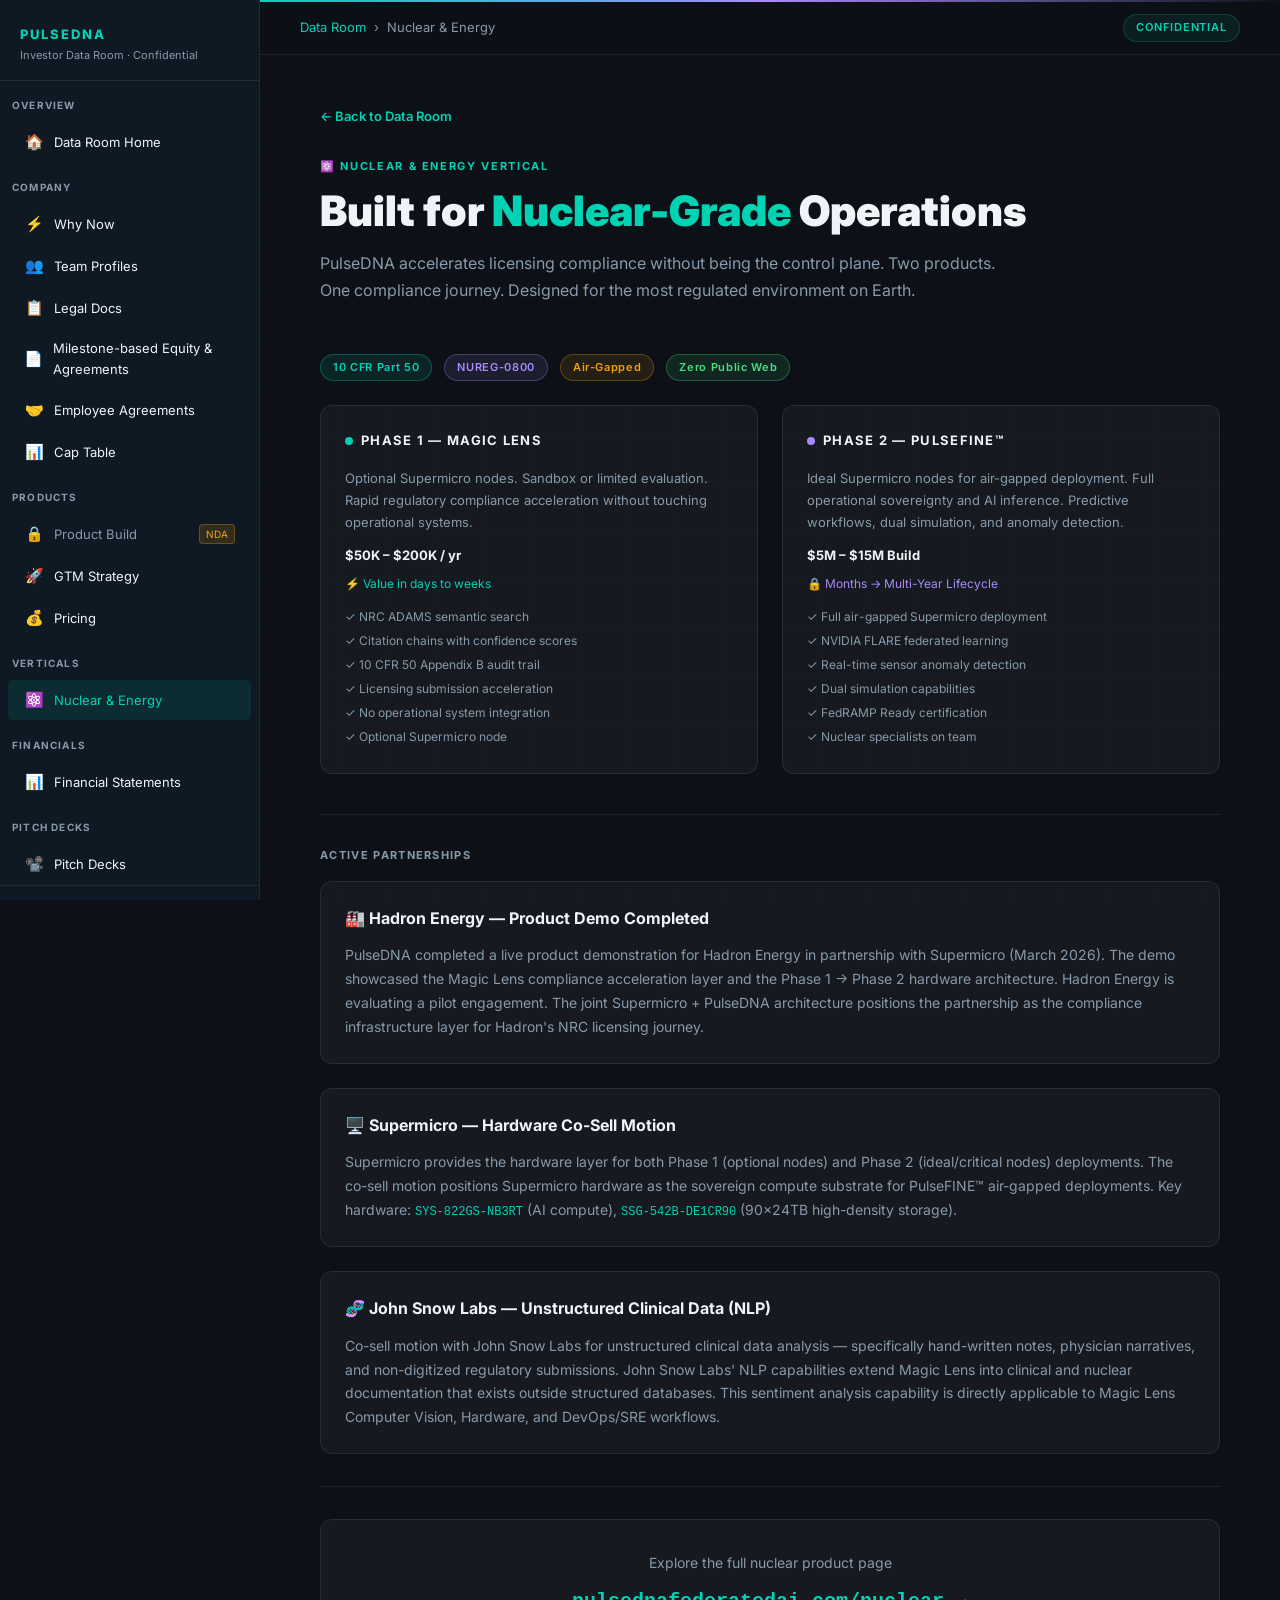
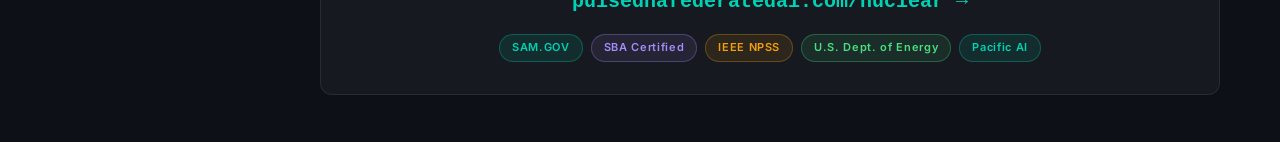
<file: nuclear.html>
<!DOCTYPE html>
<html lang="en">
<head>
<meta charset="UTF-8" />
<meta name="viewport" content="width=device-width, initial-scale=1.0" />
<title>Nuclear & Energy — PulseDNA Data Room</title>
<link rel="stylesheet" href="style.css" />
</head>
<body>
<div class="grid-bg"></div>
<nav class="sidebar">
  <div class="sidebar-logo"><div class="brand">PulseDNA</div><div class="tagline">Investor Data Room · Confidential</div></div>
  <div class="sidebar-section">Overview</div>
  <a href="index.html" class="sidebar-item"><span class="icon">🏠</span> Data Room Home</a>
  <div class="sidebar-section">Company</div>
  <a href="why-now.html" class="sidebar-item"><span class="icon">⚡</span> Why Now</a>
  <a href="team.html" class="sidebar-item"><span class="icon">👥</span> Team Profiles</a>
  <a href="legal.html" class="sidebar-item"><span class="icon">📋</span> Legal Docs</a>
  <a href="legal.html#milestone-equity" class="sidebar-item"><span class="icon">📄</span> Milestone-based Equity &amp; Agreements</a>
  <a href="legal.html#employee-agreements" class="sidebar-item"><span class="icon">🤝</span> Employee Agreements</a>
  <a href="legal.html#cap-table" class="sidebar-item"><span class="icon">📊</span> Cap Table</a>
  <div class="sidebar-section">Products</div>
  <a href="product.html" class="sidebar-item locked"><span class="icon">🔒</span> Product Build <span class="lock-badge">NDA</span></a>
  <a href="gtm.html" class="sidebar-item"><span class="icon">🚀</span> GTM Strategy</a>
  <a href="pricing.html" class="sidebar-item"><span class="icon">💰</span> Pricing</a>
  <div class="sidebar-section">Verticals</div>
  <a href="nuclear.html" class="sidebar-item active"><span class="icon">⚛️</span> Nuclear & Energy</a>
  <div class="sidebar-section">Financials</div>
  <a href="financials.html" class="sidebar-item"><span class="icon">📊</span> Financial Statements</a>
  <div class="sidebar-section">Pitch Decks</div>
  <a href="decks.html" class="sidebar-item"><span class="icon">📽️</span> Pitch Decks</a>
  <div class="sidebar-footer"><div>PulseDNA Inc. · Delaware C-Corp</div><div style="margin-top:4px;color:var(--teal);">pulsednafederatedai.com</div></div>
</nav>
<div class="main">
  <div class="accent-line"></div>
  <div class="topbar">
    <div class="topbar-breadcrumb"><a href="index.html">Data Room</a> <span>›</span> <span>Nuclear & Energy</span></div>
    <div class="topbar-badge">CONFIDENTIAL</div>
  </div>
  <div class="page-content">
    <a href="index.html" class="back-link">← Back to Data Room</a>
    <div class="page-hero">
      <div class="page-eyebrow">⚛️ Nuclear & Energy Vertical</div>
      <h1 class="page-title">Built for <span class="t">Nuclear-Grade</span> Operations</h1>
      <p class="page-subtitle">PulseDNA accelerates licensing compliance without being the control plane. Two products. One compliance journey. Designed for the most regulated environment on Earth.</p>
    </div>

    <div style="margin-bottom:24px;">
      <span class="pill teal" style="margin-right:8px;">10 CFR Part 50</span>
      <span class="pill purple" style="margin-right:8px;">NUREG-0800</span>
      <span class="pill gold" style="margin-right:8px;">Air-Gapped</span>
      <span class="pill green">Zero Public Web</span>
    </div>

    <div class="section-grid">
      <div class="section-group">
        <div class="section-group-title"><div class="dot"></div> Phase 1 — Magic Lens</div>
        <p style="font-size:13px;color:var(--muted);line-height:1.7;margin-bottom:12px;">Optional Supermicro nodes. Sandbox or limited evaluation. Rapid regulatory compliance acceleration without touching operational systems.</p>
        <div style="font-size:13px;color:var(--white);font-weight:700;margin-bottom:8px;">$50K – $200K / yr</div>
        <div style="font-size:12px;color:var(--teal);margin-bottom:12px;">⚡ Value in days to weeks</div>
        <ul style="list-style:none;font-size:12px;color:var(--muted);line-height:2;">
          <li>✓ NRC ADAMS semantic search</li>
          <li>✓ Citation chains with confidence scores</li>
          <li>✓ 10 CFR 50 Appendix B audit trail</li>
          <li>✓ Licensing submission acceleration</li>
          <li>✓ No operational system integration</li>
          <li>✓ Optional Supermicro node</li>
        </ul>
      </div>
      <div class="section-group">
        <div class="section-group-title"><div class="dot purple"></div> Phase 2 — PulseFINE™</div>
        <p style="font-size:13px;color:var(--muted);line-height:1.7;margin-bottom:12px;">Ideal Supermicro nodes for air-gapped deployment. Full operational sovereignty and AI inference. Predictive workflows, dual simulation, and anomaly detection.</p>
        <div style="font-size:13px;color:var(--white);font-weight:700;margin-bottom:8px;">$5M – $15M Build</div>
        <div style="font-size:12px;color:var(--purple);margin-bottom:12px;">🔒 Months → Multi-Year Lifecycle</div>
        <ul style="list-style:none;font-size:12px;color:var(--muted);line-height:2;">
          <li>✓ Full air-gapped Supermicro deployment</li>
          <li>✓ NVIDIA FLARE federated learning</li>
          <li>✓ Real-time sensor anomaly detection</li>
          <li>✓ Dual simulation capabilities</li>
          <li>✓ FedRAMP Ready certification</li>
          <li>✓ Nuclear specialists on team</li>
        </ul>
      </div>
    </div>

    <hr class="divider" />

    <div style="font-size:11px;font-weight:700;letter-spacing:0.12em;color:var(--muted);text-transform:uppercase;margin-bottom:16px;">Active Partnerships</div>

    <div class="card">
      <div class="card-title">🏭 Hadron Energy — Product Demo Completed</div>
      <div class="card-body">PulseDNA completed a live product demonstration for Hadron Energy in partnership with Supermicro (March 2026). The demo showcased the Magic Lens compliance acceleration layer and the Phase 1 → Phase 2 hardware architecture. Hadron Energy is evaluating a pilot engagement. The joint Supermicro + PulseDNA architecture positions the partnership as the compliance infrastructure layer for Hadron's NRC licensing journey.</div>
    </div>

    <div class="card">
      <div class="card-title">🖥️ Supermicro — Hardware Co-Sell Motion</div>
      <div class="card-body">Supermicro provides the hardware layer for both Phase 1 (optional nodes) and Phase 2 (ideal/critical nodes) deployments. The co-sell motion positions Supermicro hardware as the sovereign compute substrate for PulseFINE™ air-gapped deployments. Key hardware: <span style="font-family:monospace;font-size:12px;color:var(--teal);">SYS-822GS-NB3RT</span> (AI compute), <span style="font-family:monospace;font-size:12px;color:var(--teal);">SSG-542B-DE1CR90</span> (90×24TB high-density storage).</div>
    </div>

    <div class="card">
      <div class="card-title">🧬 John Snow Labs — Unstructured Clinical Data (NLP)</div>
      <div class="card-body">Co-sell motion with John Snow Labs for unstructured clinical data analysis — specifically hand-written notes, physician narratives, and non-digitized regulatory submissions. John Snow Labs' NLP capabilities extend Magic Lens into clinical and nuclear documentation that exists outside structured databases. This sentiment analysis capability is directly applicable to Magic Lens Computer Vision, Hardware, and DevOps/SRE workflows.</div>
    </div>

    <hr class="divider" />

    <div style="text-align:center;padding:32px;background:var(--card);border:1px solid var(--border);border-radius:12px;">
      <div style="font-size:14px;color:var(--muted);margin-bottom:12px;">Explore the full nuclear product page</div>
      <a href="https://pulsednafederatedai.com/nuclear" target="_blank" style="font-size:20px;font-weight:900;color:var(--teal);text-decoration:none;font-family:monospace;">pulsednafederatedai.com/nuclear →</a>
      <div style="margin-top:16px;display:flex;justify-content:center;flex-wrap:wrap;gap:8px;">
        <span class="pill teal">SAM.GOV</span>
        <span class="pill purple">SBA Certified</span>
        <span class="pill gold">IEEE NPSS</span>
        <span class="pill green">U.S. Dept. of Energy</span>
        <span class="pill teal">Pacific AI</span>
      </div>
    </div>

  </div>
</div>
</body>
</html>
</file>
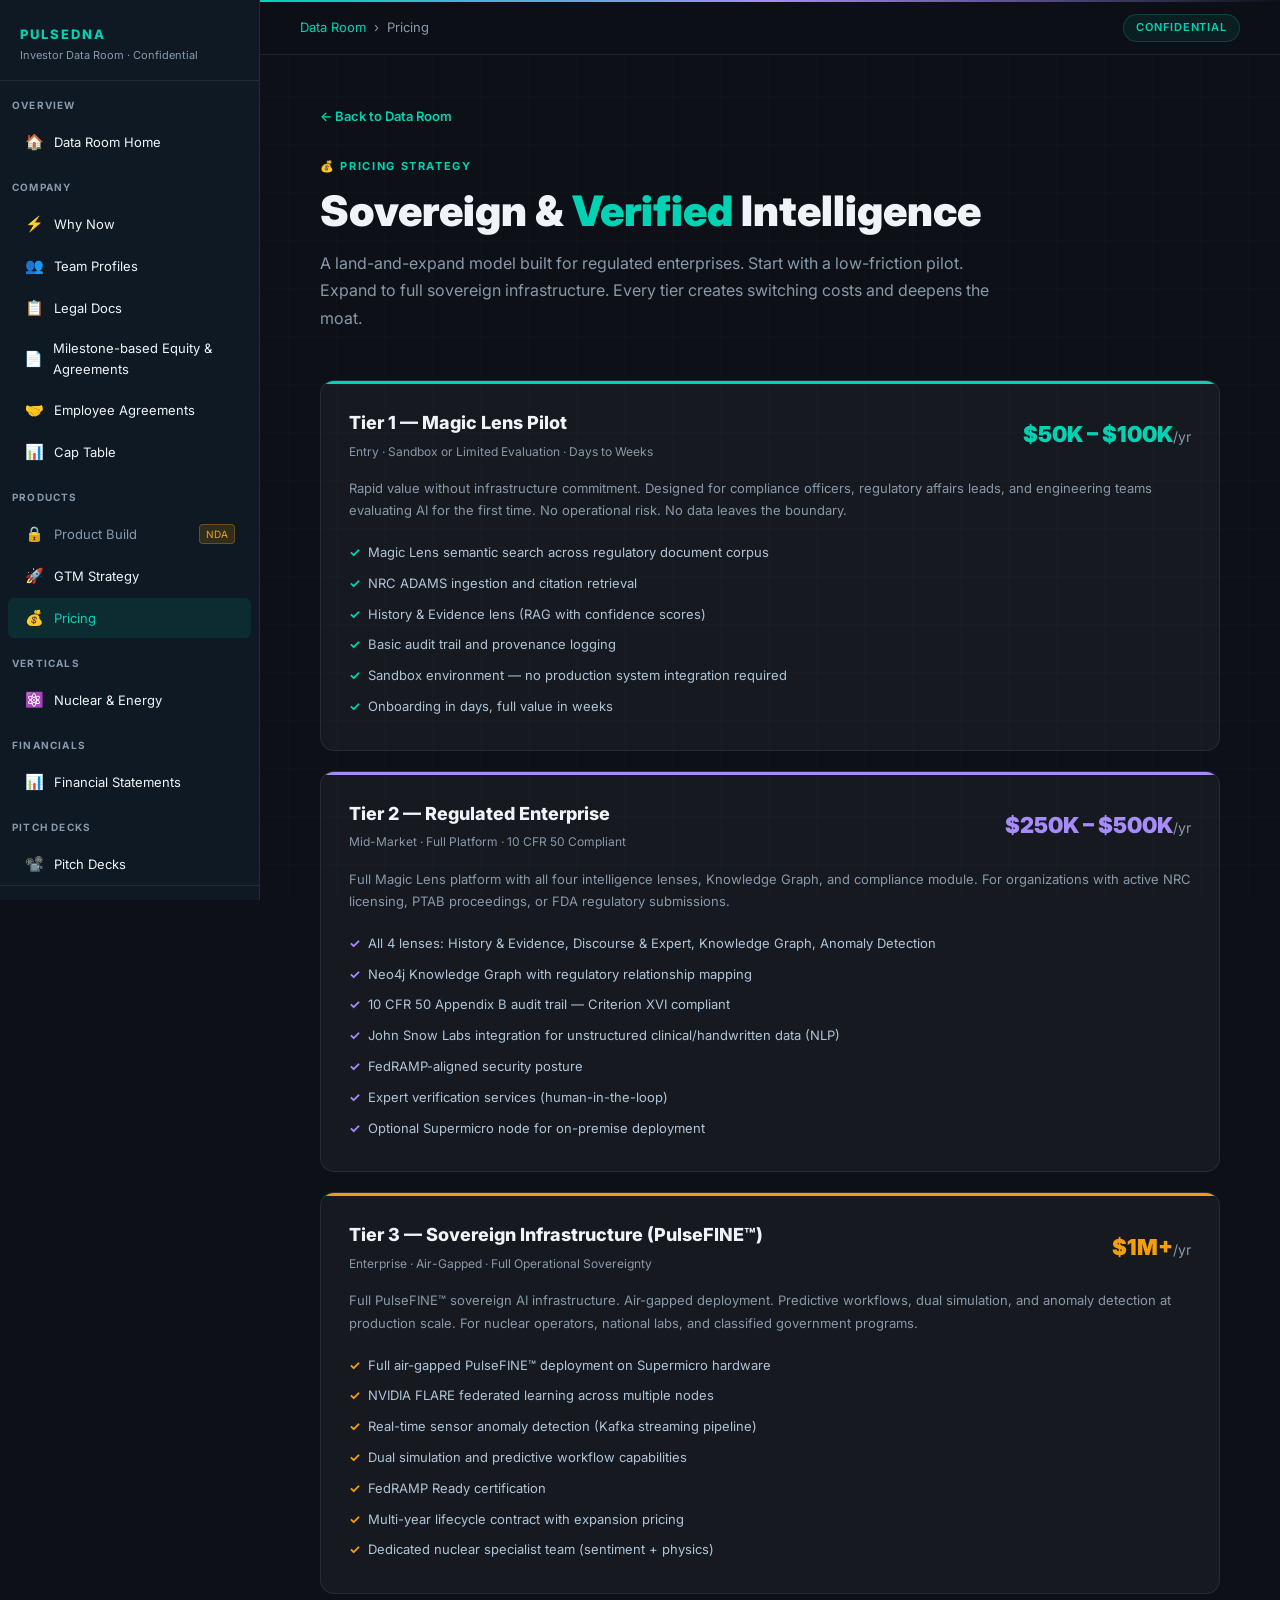
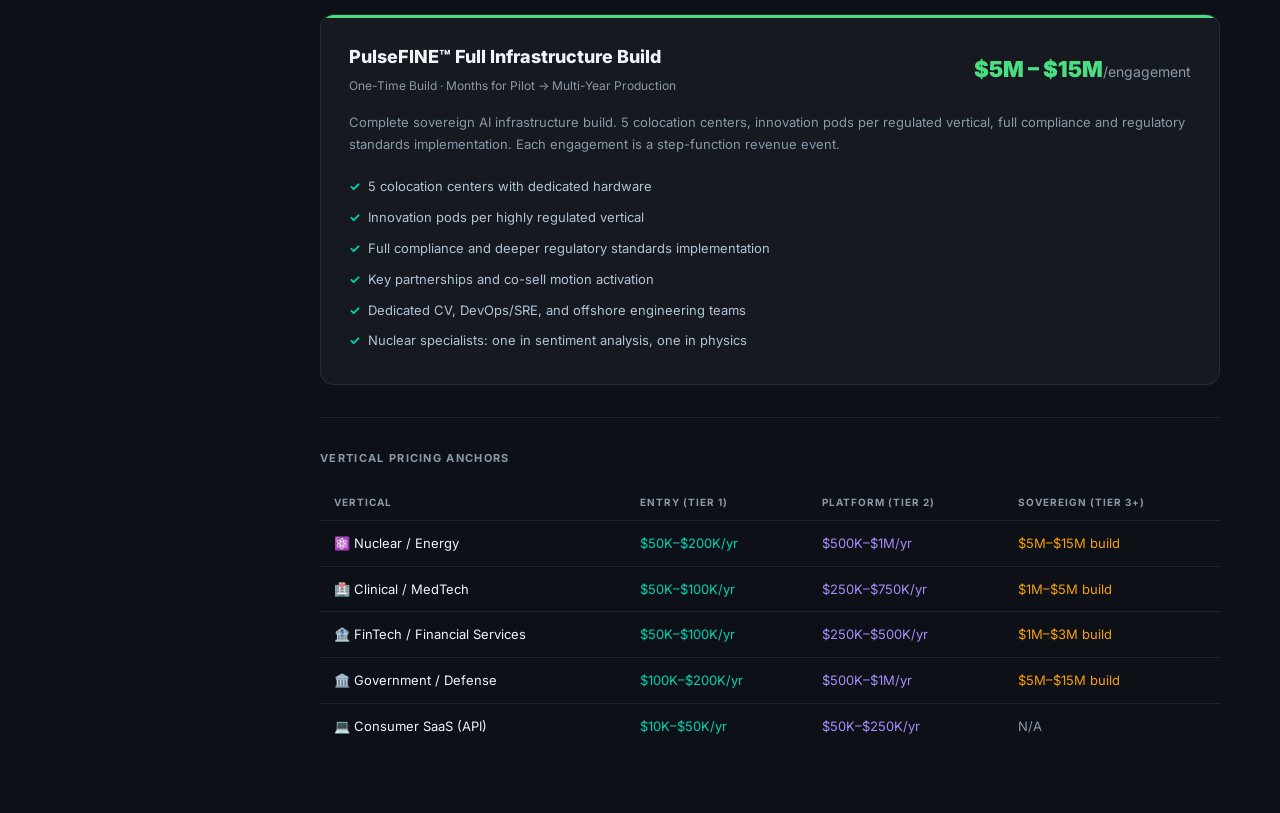
<file: pricing.html>
<!DOCTYPE html>
<html lang="en">
<head>
<meta charset="UTF-8" />
<meta name="viewport" content="width=device-width, initial-scale=1.0" />
<title>Pricing — PulseDNA Data Room</title>
<link rel="stylesheet" href="style.css" />
<style>
  .pricing-tier {
    background: var(--card);
    border: 1px solid var(--border);
    border-radius: 14px;
    padding: 28px;
    margin-bottom: 20px;
    position: relative;
    overflow: hidden;
  }
  .pricing-tier::before {
    content: '';
    position: absolute;
    top: 0; left: 0; right: 0;
    height: 3px;
    background: var(--teal);
  }
  .pricing-tier.purple::before { background: var(--purple); }
  .pricing-tier.gold::before { background: var(--gold); }
  .pricing-tier.green::before { background: var(--green); }

  .tier-header { display: flex; align-items: center; justify-content: space-between; margin-bottom: 16px; }
  .tier-name { font-size: 18px; font-weight: 800; }
  .tier-price { font-size: 22px; font-weight: 900; color: var(--teal); }
  .tier-price.purple { color: var(--purple); }
  .tier-price.gold { color: var(--gold); }
  .tier-price.green { color: var(--green); }
  .tier-desc { font-size: 13px; color: var(--muted); line-height: 1.7; margin-bottom: 16px; }
  .tier-features { list-style: none; }
  .tier-features li { font-size: 13px; color: #b0c4d8; padding: 5px 0; display: flex; align-items: flex-start; gap: 8px; }
  .tier-features li::before { content: '✓'; color: var(--teal); font-weight: 700; flex-shrink: 0; }
  .tier-features.purple li::before { color: var(--purple); }
  .tier-features.gold li::before { color: var(--gold); }
</style>
</head>
<body>
<div class="grid-bg"></div>
<nav class="sidebar">
  <div class="sidebar-logo"><div class="brand">PulseDNA</div><div class="tagline">Investor Data Room · Confidential</div></div>
  <div class="sidebar-section">Overview</div>
  <a href="index.html" class="sidebar-item"><span class="icon">🏠</span> Data Room Home</a>
  <div class="sidebar-section">Company</div>
  <a href="why-now.html" class="sidebar-item"><span class="icon">⚡</span> Why Now</a>
  <a href="team.html" class="sidebar-item"><span class="icon">👥</span> Team Profiles</a>
  <a href="legal.html" class="sidebar-item"><span class="icon">📋</span> Legal Docs</a>
  <a href="legal.html#milestone-equity" class="sidebar-item"><span class="icon">📄</span> Milestone-based Equity &amp; Agreements</a>
  <a href="legal.html#employee-agreements" class="sidebar-item"><span class="icon">🤝</span> Employee Agreements</a>
  <a href="legal.html#cap-table" class="sidebar-item"><span class="icon">📊</span> Cap Table</a>
  <div class="sidebar-section">Products</div>
  <a href="product.html" class="sidebar-item locked"><span class="icon">🔒</span> Product Build <span class="lock-badge">NDA</span></a>
  <a href="gtm.html" class="sidebar-item"><span class="icon">🚀</span> GTM Strategy</a>
  <a href="pricing.html" class="sidebar-item active"><span class="icon">💰</span> Pricing</a>
  <div class="sidebar-section">Verticals</div>
  <a href="nuclear.html" class="sidebar-item"><span class="icon">⚛️</span> Nuclear & Energy</a>
  <div class="sidebar-section">Financials</div>
  <a href="financials.html" class="sidebar-item"><span class="icon">📊</span> Financial Statements</a>
  <div class="sidebar-section">Pitch Decks</div>
  <a href="decks.html" class="sidebar-item"><span class="icon">📽️</span> Pitch Decks</a>
  <div class="sidebar-footer"><div>PulseDNA Inc. · Delaware C-Corp</div><div style="margin-top:4px;color:var(--teal);">pulsednafederatedai.com</div></div>
</nav>
<div class="main">
  <div class="accent-line"></div>
  <div class="topbar">
    <div class="topbar-breadcrumb"><a href="index.html">Data Room</a> <span>›</span> <span>Pricing</span></div>
    <div class="topbar-badge">CONFIDENTIAL</div>
  </div>
  <div class="page-content">
    <a href="index.html" class="back-link">← Back to Data Room</a>
    <div class="page-hero">
      <div class="page-eyebrow">💰 Pricing Strategy</div>
      <h1 class="page-title">Sovereign &amp; <span class="t">Verified</span> Intelligence</h1>
      <p class="page-subtitle">A land-and-expand model built for regulated enterprises. Start with a low-friction pilot. Expand to full sovereign infrastructure. Every tier creates switching costs and deepens the moat.</p>
    </div>

    <div class="pricing-tier">
      <div class="tier-header">
        <div>
          <div class="tier-name">Tier 1 — Magic Lens Pilot</div>
          <div style="font-size:12px;color:var(--muted);margin-top:4px;">Entry · Sandbox or Limited Evaluation · Days to Weeks</div>
        </div>
        <div class="tier-price">$50K – $100K<span style="font-size:14px;font-weight:400;color:var(--muted);">/yr</span></div>
      </div>
      <div class="tier-desc">Rapid value without infrastructure commitment. Designed for compliance officers, regulatory affairs leads, and engineering teams evaluating AI for the first time. No operational risk. No data leaves the boundary.</div>
      <ul class="tier-features">
        <li>Magic Lens semantic search across regulatory document corpus</li>
        <li>NRC ADAMS ingestion and citation retrieval</li>
        <li>History &amp; Evidence lens (RAG with confidence scores)</li>
        <li>Basic audit trail and provenance logging</li>
        <li>Sandbox environment — no production system integration required</li>
        <li>Onboarding in days, full value in weeks</li>
      </ul>
    </div>

    <div class="pricing-tier purple">
      <div class="tier-header">
        <div>
          <div class="tier-name">Tier 2 — Regulated Enterprise</div>
          <div style="font-size:12px;color:var(--muted);margin-top:4px;">Mid-Market · Full Platform · 10 CFR 50 Compliant</div>
        </div>
        <div class="tier-price purple">$250K – $500K<span style="font-size:14px;font-weight:400;color:var(--muted);">/yr</span></div>
      </div>
      <div class="tier-desc">Full Magic Lens platform with all four intelligence lenses, Knowledge Graph, and compliance module. For organizations with active NRC licensing, PTAB proceedings, or FDA regulatory submissions.</div>
      <ul class="tier-features purple">
        <li>All 4 lenses: History &amp; Evidence, Discourse &amp; Expert, Knowledge Graph, Anomaly Detection</li>
        <li>Neo4j Knowledge Graph with regulatory relationship mapping</li>
        <li>10 CFR 50 Appendix B audit trail — Criterion XVI compliant</li>
        <li>John Snow Labs integration for unstructured clinical/handwritten data (NLP)</li>
        <li>FedRAMP-aligned security posture</li>
        <li>Expert verification services (human-in-the-loop)</li>
        <li>Optional Supermicro node for on-premise deployment</li>
      </ul>
    </div>

    <div class="pricing-tier gold">
      <div class="tier-header">
        <div>
          <div class="tier-name">Tier 3 — Sovereign Infrastructure (PulseFINE™)</div>
          <div style="font-size:12px;color:var(--muted);margin-top:4px;">Enterprise · Air-Gapped · Full Operational Sovereignty</div>
        </div>
        <div class="tier-price gold">$1M+<span style="font-size:14px;font-weight:400;color:var(--muted);">/yr</span></div>
      </div>
      <div class="tier-desc">Full PulseFINE™ sovereign AI infrastructure. Air-gapped deployment. Predictive workflows, dual simulation, and anomaly detection at production scale. For nuclear operators, national labs, and classified government programs.</div>
      <ul class="tier-features gold">
        <li>Full air-gapped PulseFINE™ deployment on Supermicro hardware</li>
        <li>NVIDIA FLARE federated learning across multiple nodes</li>
        <li>Real-time sensor anomaly detection (Kafka streaming pipeline)</li>
        <li>Dual simulation and predictive workflow capabilities</li>
        <li>FedRAMP Ready certification</li>
        <li>Multi-year lifecycle contract with expansion pricing</li>
        <li>Dedicated nuclear specialist team (sentiment + physics)</li>
      </ul>
    </div>

    <div class="pricing-tier green">
      <div class="tier-header">
        <div>
          <div class="tier-name">PulseFINE™ Full Infrastructure Build</div>
          <div style="font-size:12px;color:var(--muted);margin-top:4px;">One-Time Build · Months for Pilot → Multi-Year Production</div>
        </div>
        <div class="tier-price green">$5M – $15M<span style="font-size:14px;font-weight:400;color:var(--muted);">/engagement</span></div>
      </div>
      <div class="tier-desc">Complete sovereign AI infrastructure build. 5 colocation centers, innovation pods per regulated vertical, full compliance and regulatory standards implementation. Each engagement is a step-function revenue event.</div>
      <ul class="tier-features">
        <li>5 colocation centers with dedicated hardware</li>
        <li>Innovation pods per highly regulated vertical</li>
        <li>Full compliance and deeper regulatory standards implementation</li>
        <li>Key partnerships and co-sell motion activation</li>
        <li>Dedicated CV, DevOps/SRE, and offshore engineering teams</li>
        <li>Nuclear specialists: one in sentiment analysis, one in physics</li>
      </ul>
    </div>

    <hr class="divider" />

    <div style="font-size:11px;font-weight:700;letter-spacing:0.12em;color:var(--muted);text-transform:uppercase;margin-bottom:16px;">Vertical Pricing Anchors</div>

    <table class="data-table">
      <thead><tr><th>Vertical</th><th>Entry (Tier 1)</th><th>Platform (Tier 2)</th><th>Sovereign (Tier 3+)</th></tr></thead>
      <tbody>
        <tr><td>⚛️ Nuclear / Energy</td><td style="color:var(--teal);">$50K–$200K/yr</td><td style="color:var(--purple);">$500K–$1M/yr</td><td style="color:var(--gold);">$5M–$15M build</td></tr>
        <tr><td>🏥 Clinical / MedTech</td><td style="color:var(--teal);">$50K–$100K/yr</td><td style="color:var(--purple);">$250K–$750K/yr</td><td style="color:var(--gold);">$1M–$5M build</td></tr>
        <tr><td>🏦 FinTech / Financial Services</td><td style="color:var(--teal);">$50K–$100K/yr</td><td style="color:var(--purple);">$250K–$500K/yr</td><td style="color:var(--gold);">$1M–$3M build</td></tr>
        <tr><td>🏛️ Government / Defense</td><td style="color:var(--teal);">$100K–$200K/yr</td><td style="color:var(--purple);">$500K–$1M/yr</td><td style="color:var(--gold);">$5M–$15M build</td></tr>
        <tr><td>💻 Consumer SaaS (API)</td><td style="color:var(--teal);">$10K–$50K/yr</td><td style="color:var(--purple);">$50K–$250K/yr</td><td style="color:var(--muted);">N/A</td></tr>
      </tbody>
    </table>

  </div>
</div>
</body>
</html>
</file>
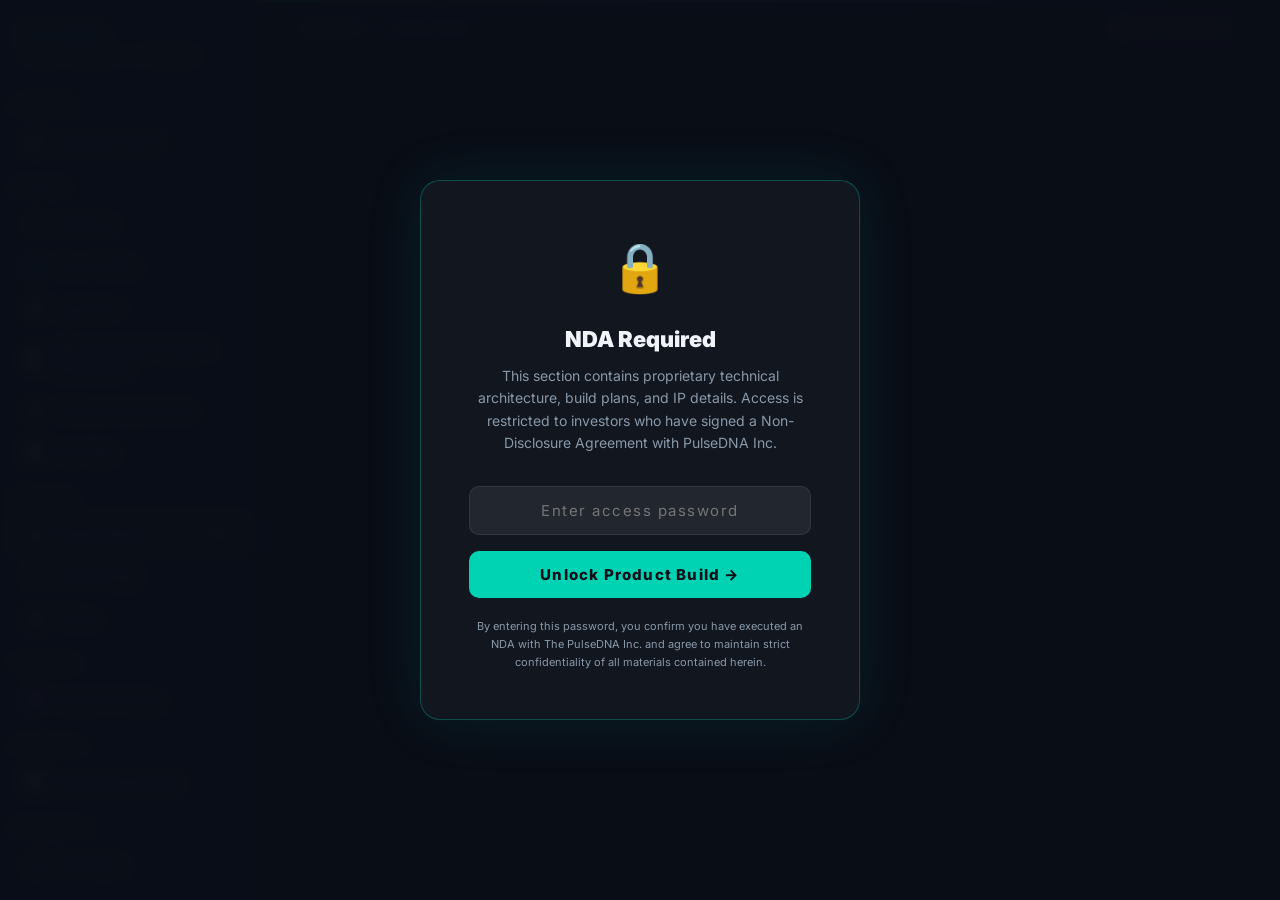
<file: product.html>
<!DOCTYPE html>
<html lang="en">
<head>
<meta charset="UTF-8" />
<meta name="viewport" content="width=device-width, initial-scale=1.0" />
<title>Product Build — PulseDNA Data Room</title>
<link rel="stylesheet" href="style.css" />
<style>
  /* Password gate overlay */
  #gate {
    position: fixed;
    inset: 0;
    background: rgba(10,14,23,0.97);
    z-index: 1000;
    display: flex;
    align-items: center;
    justify-content: center;
    backdrop-filter: blur(8px);
  }
  .gate-box {
    background: var(--card);
    border: 1px solid rgba(0,210,180,0.3);
    border-radius: 20px;
    padding: 48px;
    max-width: 440px;
    width: 90%;
    text-align: center;
    box-shadow: 0 0 60px rgba(0,210,180,0.1);
  }
  .gate-icon { font-size: 48px; margin-bottom: 16px; }
  .gate-title { font-size: 22px; font-weight: 900; margin-bottom: 8px; }
  .gate-subtitle { font-size: 14px; color: var(--muted); margin-bottom: 32px; line-height: 1.6; }
  .gate-input {
    width: 100%;
    background: var(--card2);
    border: 1px solid var(--border);
    border-radius: 10px;
    padding: 14px 18px;
    font-size: 15px;
    color: var(--white);
    font-family: 'Inter', sans-serif;
    margin-bottom: 16px;
    box-sizing: border-box;
    outline: none;
    transition: border-color 0.2s;
  }
  .gate-input:focus { border-color: var(--teal); }
  .gate-btn {
    width: 100%;
    background: var(--teal);
    color: #0a0e17;
    border: none;
    border-radius: 10px;
    padding: 14px;
    font-size: 15px;
    font-weight: 800;
    cursor: pointer;
    font-family: 'Inter', sans-serif;
    transition: opacity 0.2s;
  }
  .gate-btn:hover { opacity: 0.85; }
  .gate-error {
    color: var(--red);
    font-size: 13px;
    margin-top: 12px;
    display: none;
  }
  .gate-nda {
    font-size: 11px;
    color: var(--muted);
    margin-top: 20px;
    line-height: 1.6;
  }

  /* Content (hidden until unlocked) */
  #content { display: none; }
  .phase-header {
    display: flex;
    align-items: center;
    gap: 12px;
    margin-bottom: 20px;
  }
  .phase-num {
    width: 36px; height: 36px;
    border-radius: 50%;
    background: rgba(0,210,180,0.15);
    border: 2px solid var(--teal);
    display: flex; align-items: center; justify-content: center;
    font-size: 14px; font-weight: 900; color: var(--teal);
    flex-shrink: 0;
  }
  .phase-num.purple { background: rgba(167,139,250,0.15); border-color: var(--purple); color: var(--purple); }
  .phase-num.gold { background: rgba(245,158,11,0.15); border-color: var(--gold); color: var(--gold); }
  .phase-name { font-size: 17px; font-weight: 800; }
  .phase-cost { font-size: 13px; color: var(--teal); font-weight: 700; }
  .phase-cost.purple { color: var(--purple); }
  .phase-cost.gold { color: var(--gold); }
</style>
</head>
<body>
<div class="grid-bg"></div>

<!-- PASSWORD GATE -->
<div id="gate">
  <div class="gate-box">
    <div class="gate-icon">🔒</div>
    <div class="gate-title">NDA Required</div>
    <div class="gate-subtitle">This section contains proprietary technical architecture, build plans, and IP details. Access is restricted to investors who have signed a Non-Disclosure Agreement with PulseDNA Inc.</div>
    <input type="password" class="gate-input" id="pwInput" placeholder="Enter access password" />
    <button class="gate-btn" onclick="checkPassword()">Unlock Product Build →</button>
    <div class="gate-error" id="gateError">Incorrect password. Please contact stephanie@thepulsedna.com</div>
    <div class="gate-nda">By entering this password, you confirm you have executed an NDA with The PulseDNA Inc. and agree to maintain strict confidentiality of all materials contained herein.</div>
  </div>
</div>

<script>
function checkPassword() {
  const pw = document.getElementById('pwInput').value;
  if (pw === 'federatedlearning888!') {
    document.getElementById('gate').style.display = 'none';
    document.getElementById('content').style.display = 'block';
  } else {
    document.getElementById('gateError').style.display = 'block';
  }
}
document.getElementById('pwInput').addEventListener('keydown', function(e) {
  if (e.key === 'Enter') checkPassword();
});
</script>

<nav class="sidebar">
  <div class="sidebar-logo"><div class="brand">PulseDNA</div><div class="tagline">Investor Data Room · Confidential</div></div>
  <div class="sidebar-section">Overview</div>
  <a href="index.html" class="sidebar-item"><span class="icon">🏠</span> Data Room Home</a>
  <div class="sidebar-section">Company</div>
  <a href="why-now.html" class="sidebar-item"><span class="icon">⚡</span> Why Now</a>
  <a href="team.html" class="sidebar-item"><span class="icon">👥</span> Team Profiles</a>
  <a href="legal.html" class="sidebar-item"><span class="icon">📋</span> Legal Docs</a>
  <a href="legal.html#milestone-equity" class="sidebar-item"><span class="icon">📄</span> Milestone-based Equity &amp; Agreements</a>
  <a href="legal.html#employee-agreements" class="sidebar-item"><span class="icon">🤝</span> Employee Agreements</a>
  <a href="legal.html#cap-table" class="sidebar-item"><span class="icon">📊</span> Cap Table</a>
  <div class="sidebar-section">Products</div>
  <a href="product.html" class="sidebar-item locked active"><span class="icon">🔒</span> Product Build <span class="lock-badge">NDA</span></a>
  <a href="gtm.html" class="sidebar-item"><span class="icon">🚀</span> GTM Strategy</a>
  <a href="pricing.html" class="sidebar-item"><span class="icon">💰</span> Pricing</a>
  <div class="sidebar-section">Verticals</div>
  <a href="nuclear.html" class="sidebar-item"><span class="icon">⚛️</span> Nuclear & Energy</a>
  <div class="sidebar-section">Financials</div>
  <a href="financials.html" class="sidebar-item"><span class="icon">📊</span> Financial Statements</a>
  <div class="sidebar-section">Pitch Decks</div>
  <a href="decks.html" class="sidebar-item"><span class="icon">📽️</span> Pitch Decks</a>
  <div class="sidebar-footer"><div>PulseDNA Inc. · Delaware C-Corp</div><div style="margin-top:4px;color:var(--teal);">pulsednafederatedai.com</div></div>
</nav>

<div class="main">
  <div class="accent-line"></div>
  <div class="topbar">
    <div class="topbar-breadcrumb"><a href="index.html">Data Room</a> <span>›</span> <span>Product Build</span></div>
    <div class="topbar-badge" style="background:rgba(248,113,113,0.15);border-color:rgba(248,113,113,0.3);color:var(--red);">🔒 NDA REQUIRED</div>
  </div>

  <div id="content" class="page-content">
    <a href="index.html" class="back-link">← Back to Data Room</a>
    <div class="page-hero">
      <div class="page-eyebrow">🔒 Product Build — Technical Investor Brief</div>
      <h1 class="page-title">Magic Lens <span class="t">Architecture</span> &amp; <span class="p">Build Plan</span></h1>
      <p class="page-subtitle">Proprietary technical architecture, 3-phase build roadmap, investment breakdown, and IP details. Confidential — NDA required.</p>
    </div>

    <div class="stat-row">
      <div class="stat-card">
        <div class="stat-value">Phase 1</div>
        <div class="stat-label">$300K–$450K · MVP</div>
      </div>
      <div class="stat-card">
        <div class="stat-value purple">Phase 2</div>
        <div class="stat-label">$350K–$530K · Production</div>
      </div>
      <div class="stat-card">
        <div class="stat-value gold">Phase 3</div>
        <div class="stat-label">$250K–$400K · Scale</div>
      </div>
      <div class="stat-card">
        <div class="stat-value green">$900K</div>
        <div class="stat-label">Total Minimum Build</div>
      </div>
    </div>

    <div class="card">
      <div class="card-title">🏗️ What Magic Lens Actually Is</div>
      <div class="card-body">
        <p style="margin-bottom:12px;">Magic Lens is a <strong style="color:var(--teal);">Federated AI Knowledge Intelligence Platform</strong> — a hybrid cloud/on-premise system that enables organizations to query, reason over, and extract verified insights from large, distributed, and heterogeneous document corpora without centralizing sensitive data.</p>
        <p style="margin-bottom:12px;">The core architecture combines four intelligence lenses:</p>
        <div style="display:grid;grid-template-columns:1fr 1fr;gap:16px;margin-top:8px;">
          <div style="background:var(--card2);border:1px solid var(--border);border-radius:10px;padding:16px;">
            <div style="font-size:12px;font-weight:700;color:var(--teal);margin-bottom:6px;">🔍 HISTORY &amp; EVIDENCE LENS</div>
            <div style="font-size:12px;color:var(--muted);line-height:1.7;">Temporal reasoning over regulatory history. Surfaces precedent, prior art, and historical compliance decisions with citation chains.</div>
          </div>
          <div style="background:var(--card2);border:1px solid var(--border);border-radius:10px;padding:16px;">
            <div style="font-size:12px;font-weight:700;color:var(--purple);margin-bottom:6px;">💬 DISCOURSE &amp; EXPERT LENS</div>
            <div style="font-size:12px;color:var(--muted);line-height:1.7;">Identifies expert consensus, dissenting opinions, and knowledge gaps across technical literature and regulatory submissions.</div>
          </div>
          <div style="background:var(--card2);border:1px solid var(--border);border-radius:10px;padding:16px;">
            <div style="font-size:12px;font-weight:700;color:var(--gold);margin-bottom:6px;">🕸️ KNOWLEDGE GRAPH LENS</div>
            <div style="font-size:12px;color:var(--muted);line-height:1.7;">Neo4j-powered relationship mapping between regulations, components, incidents, and personnel. Visualizes compliance dependency chains.</div>
          </div>
          <div style="background:var(--card2);border:1px solid var(--border);border-radius:10px;padding:16px;">
            <div style="font-size:12px;font-weight:700;color:var(--green);margin-bottom:6px;">⚠️ ANOMALY DETECTION LENS</div>
            <div style="font-size:12px;color:var(--muted);line-height:1.7;">Real-time streaming anomaly detection via Kafka pipeline. Identifies deviations from regulatory baselines and operational norms.</div>
          </div>
        </div>
      </div>
    </div>

    <!-- ══════════════════════════════════════════════════════════
         MAGIC LENS — 4-LAYER ARCHITECTURE
    ══════════════════════════════════════════════════════════ -->
    <hr class="divider" />
    <div style="font-size:11px;font-weight:700;letter-spacing:0.12em;color:var(--muted);text-transform:uppercase;margin-bottom:20px;">Magic Lens — 4-Layer Architecture</div>

    <div class="card">
      <div class="card-title">🔬 PulseDNA Real-Time AI Platform</div>
      <div class="card-body">
        <p style="margin-bottom:20px;line-height:1.7;">PulseDNA is a real-time AI platform that interprets complex operational data while keeping sensitive information secure. Its architecture is designed to convey technical moat, defensibility, and enterprise readiness—without overwhelming investors with proprietary implementation details.</p>

        <!-- Layer Cards -->
        <div style="display:flex;flex-direction:column;gap:16px;margin-bottom:28px;">

          <!-- Layer 1 -->
          <div style="background:linear-gradient(135deg,rgba(0,100,200,0.18) 0%,rgba(0,60,140,0.10) 100%);border:1px solid rgba(0,150,255,0.35);border-left:4px solid #1e90ff;border-radius:12px;padding:20px 24px;">
            <div style="display:flex;align-items:center;gap:10px;margin-bottom:8px;">
              <span style="background:rgba(30,144,255,0.2);color:#1e90ff;font-size:11px;font-weight:800;letter-spacing:0.1em;padding:3px 10px;border-radius:20px;">LAYER 1</span>
              <span style="font-size:15px;font-weight:800;color:var(--white);">Real-Time Data Ingestion</span>
            </div>
            <div style="font-size:12px;color:var(--teal);font-weight:700;margin-bottom:6px;">📡 Streaming data from complex environments</div>
            <div style="font-size:13px;color:var(--muted);line-height:1.7;margin-bottom:8px;"><strong style="color:var(--white);">Investor Translation:</strong> PulseDNA ingests live operational data in real time — from sensors, logs, industrial systems, and external feeds.</div>
            <div style="font-size:11px;color:rgba(100,150,200,0.7);font-style:italic;">Behind the curtain: Real-time pipelines and connectors — no proprietary protocols disclosed.</div>
          </div>

          <!-- Layer 2 -->
          <div style="background:linear-gradient(135deg,rgba(0,150,130,0.18) 0%,rgba(0,100,90,0.10) 100%);border:1px solid rgba(0,210,180,0.35);border-left:4px solid var(--teal);border-radius:12px;padding:20px 24px;">
            <div style="display:flex;align-items:center;gap:10px;margin-bottom:8px;">
              <span style="background:rgba(0,210,180,0.15);color:var(--teal);font-size:11px;font-weight:800;letter-spacing:0.1em;padding:3px 10px;border-radius:20px;">LAYER 2</span>
              <span style="font-size:15px;font-weight:800;color:var(--white);">AI Agent Intelligence Engine</span>
            </div>
            <div style="font-size:12px;color:var(--teal);font-weight:700;margin-bottom:6px;">🧠 AI agents that interpret events as they happen</div>
            <div style="font-size:13px;color:var(--muted);line-height:1.7;margin-bottom:8px;"><strong style="color:var(--white);">Investor Translation:</strong> PulseDNA runs a network of AI agents that detect patterns, retrieve context, and make sense of events in real time.</div>
            <div style="font-size:11px;color:rgba(100,150,200,0.7);font-style:italic;">Behind the curtain: Knowledge graphs, vector search, RAG, and event logic — NDA-gated.</div>
          </div>

          <!-- Layer 3 -->
          <div style="background:linear-gradient(135deg,rgba(220,100,0,0.18) 0%,rgba(160,70,0,0.10) 100%);border:1px solid rgba(245,158,11,0.35);border-left:4px solid var(--gold);border-radius:12px;padding:20px 24px;">
            <div style="display:flex;align-items:center;gap:10px;margin-bottom:8px;">
              <span style="background:rgba(245,158,11,0.15);color:var(--gold);font-size:11px;font-weight:800;letter-spacing:0.1em;padding:3px 10px;border-radius:20px;">LAYER 3</span>
              <span style="font-size:15px;font-weight:800;color:var(--white);">Federated Learning Network</span>
            </div>
            <div style="font-size:12px;color:var(--gold);font-weight:700;margin-bottom:6px;">🌐 Distributed intelligence without centralizing sensitive data</div>
            <div style="font-size:13px;color:var(--muted);line-height:1.7;margin-bottom:8px;"><strong style="color:var(--white);">Investor Translation:</strong> PulseDNA enables organizations to collaborate on AI models while keeping raw data private — the core defensibility moat.</div>
            <div style="font-size:11px;color:rgba(100,150,200,0.7);font-style:italic;">Behind the curtain: Federated learning, hybrid ML, and multi-node distributed training — proprietary.</div>
          </div>

          <!-- Layer 4 -->
          <div style="background:linear-gradient(135deg,rgba(30,100,50,0.18) 0%,rgba(20,70,35,0.10) 100%);border:1px solid rgba(74,222,128,0.35);border-left:4px solid var(--green);border-radius:12px;padding:20px 24px;">
            <div style="display:flex;align-items:center;gap:10px;margin-bottom:8px;">
              <span style="background:rgba(74,222,128,0.15);color:var(--green);font-size:11px;font-weight:800;letter-spacing:0.1em;padding:3px 10px;border-radius:20px;">LAYER 4</span>
              <span style="font-size:15px;font-weight:800;color:var(--white);">Trust &amp; Compliance Layer</span>
            </div>
            <div style="font-size:12px;color:var(--green);font-weight:700;margin-bottom:6px;">🛡️ Zero Trust + regulatory-grade security</div>
            <div style="font-size:13px;color:var(--muted);line-height:1.7;margin-bottom:8px;"><strong style="color:var(--white);">Investor Translation:</strong> Every interaction is verified, encrypted, and policy-controlled — ensuring compliance for regulated sectors.</div>
            <div style="font-size:11px;color:rgba(100,150,200,0.7);font-style:italic;">Behind the curtain: Zero Trust architecture, secure compute, FedRAMP-aligned controls, and audit trails — proprietary.</div>
          </div>

        </div><!-- /layer cards -->

        <!-- Summary Statement -->
        <div style="background:rgba(167,139,250,0.08);border:1px solid rgba(167,139,250,0.3);border-radius:10px;padding:16px 20px;margin-bottom:24px;">
          <div style="font-size:13px;color:var(--white);line-height:1.8;">PulseDNA is a real-time AI platform that uses <strong style="color:var(--teal);">event-driven agents</strong> and <strong style="color:var(--gold);">federated learning</strong> to interpret complex operational data — while keeping sensitive information secure through a <strong style="color:var(--green);">Zero Trust architecture</strong>.</div>
        </div>

        <!-- Architecture Infographic -->
        <div style="margin-bottom:24px;">
          <div style="font-size:12px;font-weight:700;color:var(--muted);letter-spacing:0.1em;text-transform:uppercase;margin-bottom:12px;">Architecture Diagram</div>
          <div style="text-align:center;">
            <img src="magic_lens_architecture.png" alt="PulseDNA Magic Lens AI Architecture — 4-Layer Infographic" style="max-width:480px;width:100%;border-radius:12px;border:1px solid var(--border);" />
          </div>
        </div>

        <!-- Investor Signals Table -->
        <div>
          <div style="font-size:12px;font-weight:700;color:var(--muted);letter-spacing:0.1em;text-transform:uppercase;margin-bottom:12px;">Investor Signals &amp; Tech Mapping</div>
          <div style="text-align:center;">
            <img src="investor_signals_table.png" alt="Investor Signals Per Layer and Tech Mapping Table" style="max-width:680px;width:100%;border-radius:12px;border:1px solid var(--border);background:#fff;padding:16px;" />
          </div>
        </div>

      </div>
    </div>

    <hr class="divider" />
    <div style="font-size:11px;font-weight:700;letter-spacing:0.12em;color:var(--muted);text-transform:uppercase;margin-bottom:20px;">3-Phase Build Roadmap</div>

    <div class="card">
      <div class="phase-header">
        <div class="phase-num">1</div>
        <div>
          <div class="phase-name">Phase 1 — MVP &amp; Pilot Validation</div>
          <div class="phase-cost">$300,000 – $450,000 · Months 1–6</div>
        </div>
      </div>
      <div class="card-body">
        <table class="data-table" style="margin-top:0;">
          <thead><tr><th>Component</th><th>Technology</th><th>Cost Range</th></tr></thead>
          <tbody>
            <tr><td>Core Infrastructure</td><td style="color:var(--muted);">AWS GovCloud / Azure Gov · Kubernetes · Terraform</td><td style="color:var(--teal);">$50K–$80K</td></tr>
            <tr><td>AI/ML Pipeline</td><td style="color:var(--muted);">NVIDIA FLARE · LangChain · Hugging Face · Weaviate</td><td style="color:var(--teal);">$80K–$120K</td></tr>
            <tr><td>Knowledge Graph</td><td style="color:var(--muted);">Neo4j Enterprise · GraphQL API</td><td style="color:var(--teal);">$40K–$60K</td></tr>
            <tr><td>Compliance Layer</td><td style="color:var(--muted);">10 CFR 50 Appendix B · NUREG-0800 mapping</td><td style="color:var(--teal);">$60K–$90K</td></tr>
            <tr><td>Security &amp; Auth</td><td style="color:var(--muted);">Zero-trust · FedRAMP-aligned · RBAC</td><td style="color:var(--teal);">$40K–$60K</td></tr>
            <tr><td>Team (6 months)</td><td style="color:var(--muted);">2 ML engineers · 1 DevOps · 1 compliance specialist</td><td style="color:var(--teal);">$30K–$40K/mo</td></tr>
          </tbody>
        </table>
      </div>
    </div>

    <div class="card">
      <div class="phase-header">
        <div class="phase-num purple">2</div>
        <div>
          <div class="phase-name">Phase 2 — Production Hardening &amp; Enterprise</div>
          <div class="phase-cost purple">$350,000 – $530,000 · Months 7–12</div>
        </div>
      </div>
      <div class="card-body">
        <table class="data-table" style="margin-top:0;">
          <thead><tr><th>Component</th><th>Technology</th><th>Cost Range</th></tr></thead>
          <tbody>
            <tr><td>FedRAMP Ready Certification</td><td style="color:var(--muted);">3PAO assessment · SSP documentation · POA&amp;M</td><td style="color:var(--purple);">$80K–$120K</td></tr>
            <tr><td>On-Premise Deployment</td><td style="color:var(--muted);">Supermicro nodes · Air-gap configuration · HSM</td><td style="color:var(--purple);">$100K–$150K</td></tr>
            <tr><td>Streaming Pipeline</td><td style="color:var(--muted);">Apache Kafka · Flink · real-time anomaly detection</td><td style="color:var(--purple);">$50K–$80K</td></tr>
            <tr><td>Unstructured Data NLP</td><td style="color:var(--muted);">John Snow Labs · SparkNLP · handwritten note OCR</td><td style="color:var(--purple);">$40K–$60K</td></tr>
            <tr><td>Enterprise Integrations</td><td style="color:var(--muted);">LDAP/AD · SSO/SAML · audit export APIs</td><td style="color:var(--purple);">$30K–$50K</td></tr>
            <tr><td>Team Expansion</td><td style="color:var(--muted);">CV team · SRE · Ex-Flower AI offshore engineers</td><td style="color:var(--purple);">$50K–$70K/mo</td></tr>
          </tbody>
        </table>
      </div>
    </div>

    <div class="card">
      <div class="phase-header">
        <div class="phase-num gold">3</div>
        <div>
          <div class="phase-name">Phase 3 — Scale &amp; Sovereign Infrastructure</div>
          <div class="phase-cost gold">$250,000 – $400,000 · Months 13–18</div>
        </div>
      </div>
      <div class="card-body">
        <table class="data-table" style="margin-top:0;">
          <thead><tr><th>Component</th><th>Technology</th><th>Cost Range</th></tr></thead>
          <tbody>
            <tr><td>Multi-Site Federation</td><td style="color:var(--muted);">NVIDIA FLARE multi-node · cross-facility learning</td><td style="color:var(--gold);">$60K–$90K</td></tr>
            <tr><td>Nuclear Specialists</td><td style="color:var(--muted);">1 sentiment analyst (NLP) · 1 nuclear physics SME</td><td style="color:var(--gold);">$80K–$120K/yr each</td></tr>
            <tr><td>Colocation Centers (5)</td><td style="color:var(--muted);">Hardware procurement · network · power · cooling</td><td style="color:var(--gold);">$4M (seed allocation)</td></tr>
            <tr><td>Innovation Pods</td><td style="color:var(--muted);">Per-vertical compliance sandbox environments</td><td style="color:var(--gold);">$50K–$80K/pod</td></tr>
            <tr><td>PulseFINE™ GA Release</td><td style="color:var(--muted);">Full air-gapped sovereign AI platform</td><td style="color:var(--gold);">$60K–$110K</td></tr>
          </tbody>
        </table>
      </div>
    </div>

    <hr class="divider" />

    <div class="card">
      <div class="card-title">🛡️ Technical Moat Summary</div>
      <div class="card-body">
        <div style="display:grid;grid-template-columns:1fr 1fr;gap:16px;">
          <div>
            <div style="font-size:12px;font-weight:700;color:var(--teal);margin-bottom:8px;">TECHNOLOGY STACK</div>
            <div style="font-size:12px;color:var(--muted);line-height:2;">NVIDIA FLARE (federated learning)<br/>Neo4j (knowledge graph)<br/>Apache Kafka (streaming)<br/>LangChain + Weaviate (RAG)<br/>John Snow Labs (NLP/SparkNLP)<br/>Supermicro (sovereign hardware)</div>
          </div>
          <div>
            <div style="font-size:12px;font-weight:700;color:var(--purple);margin-bottom:8px;">DEFENSIBILITY FACTORS</div>
            <div style="font-size:12px;color:var(--muted);line-height:2;">DOE SBIR R&D provenance<br/>Top Secret clearance (CTO)<br/>10 CFR 50 compliance-native<br/>FedRAMP certification path<br/>Network effects (trust graph grows)<br/>Switching costs (audit trail lock-in)</div>
          </div>
        </div>
      </div>
    </div>

    <div class="quote-block">
      "The smallest working loop: source → verification → trust score → API response. That's the thin slice demo. Everything else is scale."
      <div class="quote-attr">— Eugene Jin, CTO, PulseDNA</div>
    </div>

  </div>
</div>
</body>
</html>
</file>
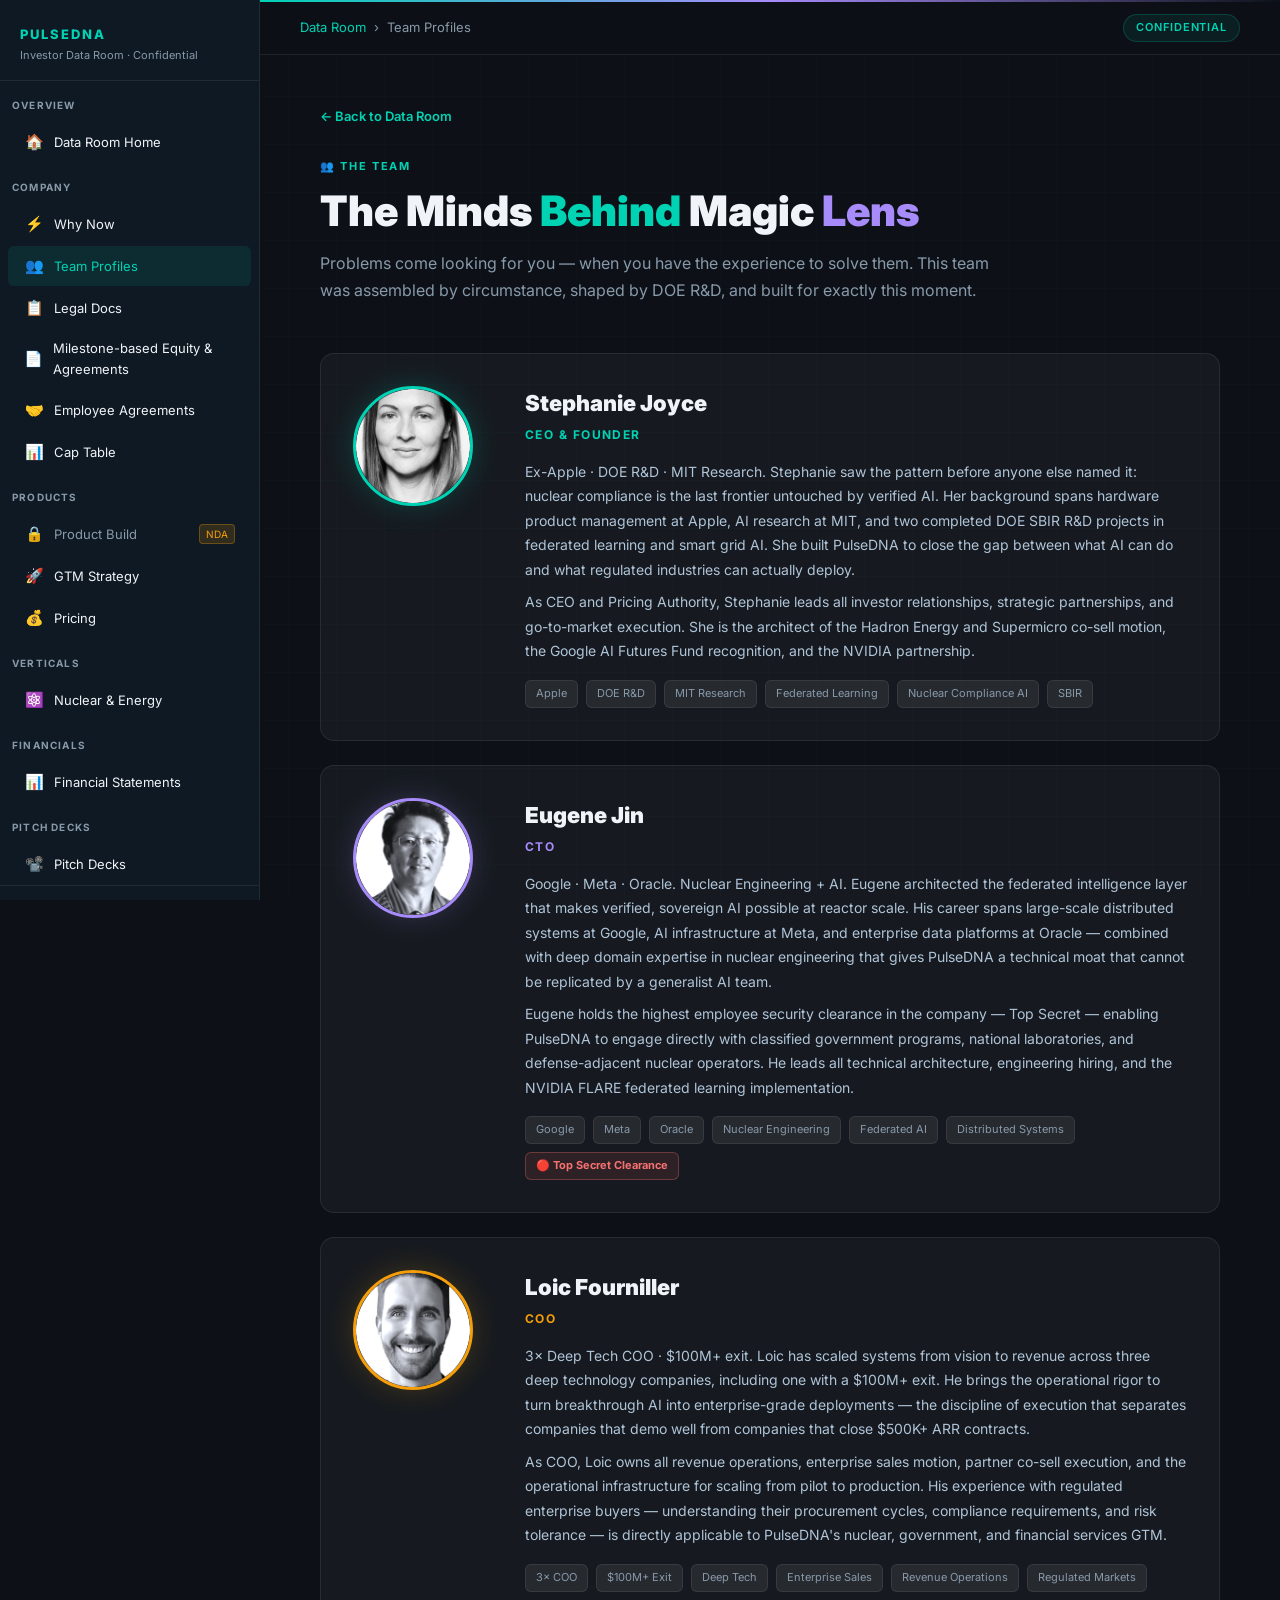
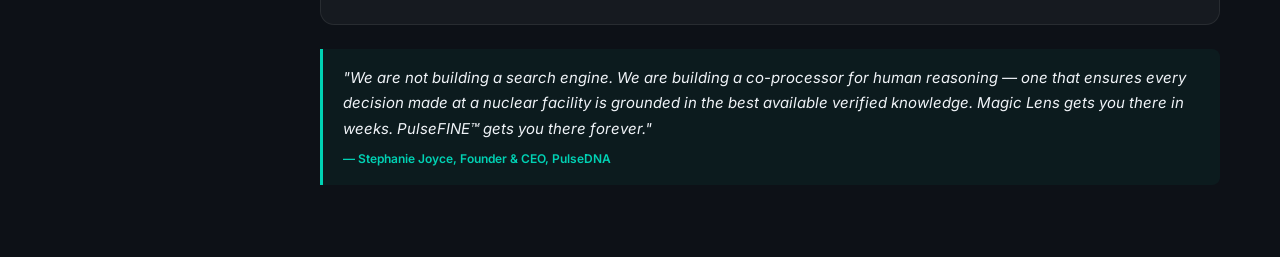
<file: team.html>
<!DOCTYPE html>
<html lang="en">
<head>
<meta charset="UTF-8" />
<meta name="viewport" content="width=device-width, initial-scale=1.0" />
<title>Team Profiles — PulseDNA Data Room</title>
<link rel="stylesheet" href="style.css" />
<style>
  .team-card-full {
    background: var(--card);
    border: 1px solid var(--border);
    border-radius: 14px;
    padding: 32px;
    margin-bottom: 24px;
    display: grid;
    grid-template-columns: 140px 1fr;
    gap: 32px;
    align-items: start;
  }
  .team-card-full:hover { border-color: rgba(0,210,180,0.25); }
  .team-card-full.purple:hover { border-color: rgba(167,139,250,0.25); }
  .team-card-full.gold:hover { border-color: rgba(245,158,11,0.25); }

  .team-avatar-lg {
    width: 120px; height: 120px;
    border-radius: 50%;
    overflow: hidden;
    border: 3px solid var(--teal);
    box-shadow: 0 0 30px rgba(0,210,180,0.2);
    flex-shrink: 0;
  }
  .team-avatar-lg.purple { border-color: var(--purple); box-shadow: 0 0 30px rgba(167,139,250,0.2); }
  .team-avatar-lg.gold { border-color: var(--gold); box-shadow: 0 0 30px rgba(245,158,11,0.2); }
  .team-avatar-lg img { width: 100%; height: 100%; object-fit: cover; }

  .team-info-name { font-size: 22px; font-weight: 900; margin-bottom: 4px; }
  .team-info-role { font-size: 12px; font-weight: 700; color: var(--teal); letter-spacing: 0.12em; text-transform: uppercase; margin-bottom: 16px; }
  .team-info-role.purple { color: var(--purple); }
  .team-info-role.gold { color: var(--gold); }
  .team-info-bio { font-size: 14px; color: #b0c4d8; line-height: 1.75; margin-bottom: 16px; }
  .team-info-tags { display: flex; flex-wrap: wrap; gap: 8px; }
  .team-info-tag {
    font-size: 11px;
    padding: 4px 10px;
    border-radius: 6px;
    background: var(--card2);
    border: 1px solid var(--border);
    color: var(--muted);
  }
  .clearance-badge {
    display: inline-flex;
    align-items: center;
    gap: 6px;
    font-size: 11px;
    font-weight: 700;
    padding: 4px 10px;
    border-radius: 6px;
    background: rgba(248,113,113,0.1);
    border: 1px solid rgba(248,113,113,0.3);
    color: var(--red);
    margin-top: 8px;
  }
</style>
</head>
<body>
<div class="grid-bg"></div>

<nav class="sidebar">
  <div class="sidebar-logo">
    <div class="brand">PulseDNA</div>
    <div class="tagline">Investor Data Room · Confidential</div>
  </div>
  <div class="sidebar-section">Overview</div>
  <a href="index.html" class="sidebar-item"><span class="icon">🏠</span> Data Room Home</a>
  <div class="sidebar-section">Company</div>
  <a href="why-now.html" class="sidebar-item"><span class="icon">⚡</span> Why Now</a>
  <a href="team.html" class="sidebar-item active"><span class="icon">👥</span> Team Profiles</a>
  <a href="legal.html" class="sidebar-item"><span class="icon">📋</span> Legal Docs</a>
  <a href="legal.html#milestone-equity" class="sidebar-item"><span class="icon">📄</span> Milestone-based Equity &amp; Agreements</a>
  <a href="legal.html#employee-agreements" class="sidebar-item"><span class="icon">🤝</span> Employee Agreements</a>
  <a href="legal.html#cap-table" class="sidebar-item"><span class="icon">📊</span> Cap Table</a>
  <div class="sidebar-section">Products</div>
  <a href="product.html" class="sidebar-item locked"><span class="icon">🔒</span> Product Build <span class="lock-badge">NDA</span></a>
  <a href="gtm.html" class="sidebar-item"><span class="icon">🚀</span> GTM Strategy</a>
  <a href="pricing.html" class="sidebar-item"><span class="icon">💰</span> Pricing</a>
  <div class="sidebar-section">Verticals</div>
  <a href="nuclear.html" class="sidebar-item"><span class="icon">⚛️</span> Nuclear & Energy</a>
  <div class="sidebar-section">Financials</div>
  <a href="financials.html" class="sidebar-item"><span class="icon">📊</span> Financial Statements</a>
  <div class="sidebar-section">Pitch Decks</div>
  <a href="decks.html" class="sidebar-item"><span class="icon">📽️</span> Pitch Decks</a>
  <div class="sidebar-footer">
    <div>PulseDNA Inc. · Delaware C-Corp</div>
    <div style="margin-top:4px;">CAGE: 0YRQ3 · UEI: JXQZCN42MF29</div>
    <div style="margin-top:4px;color:var(--teal);">pulsednafederatedai.com</div>
  </div>
</nav>

<div class="main">
  <div class="accent-line"></div>
  <div class="topbar">
    <div class="topbar-breadcrumb">
      <a href="index.html">Data Room</a> <span>›</span> <span>Team Profiles</span>
    </div>
    <div class="topbar-badge">CONFIDENTIAL</div>
  </div>

  <div class="page-content">
    <a href="index.html" class="back-link">← Back to Data Room</a>

    <div class="page-hero">
      <div class="page-eyebrow">👥 The Team</div>
      <h1 class="page-title">The Minds <span class="t">Behind</span> Magic <span class="p">Lens</span></h1>
      <p class="page-subtitle">Problems come looking for you — when you have the experience to solve them. This team was assembled by circumstance, shaped by DOE R&D, and built for exactly this moment.</p>
    </div>

    <!-- STEPHANIE -->
    <div class="team-card-full">
      <div>
        <div class="team-avatar-lg">
          <img src="[data-uri]" alt="Stephanie Joyce" />
        </div>
      </div>
      <div>
        <div class="team-info-name">Stephanie Joyce</div>
        <div class="team-info-role">CEO &amp; Founder</div>
        <div class="team-info-bio">
          Ex-Apple · DOE R&amp;D · MIT Research. Stephanie saw the pattern before anyone else named it: nuclear compliance is the last frontier untouched by verified AI. Her background spans hardware product management at Apple, AI research at MIT, and two completed DOE SBIR R&amp;D projects in federated learning and smart grid AI. She built PulseDNA to close the gap between what AI can do and what regulated industries can actually deploy.
        </div>
        <div class="team-info-bio" style="margin-top:-8px;">
          As CEO and Pricing Authority, Stephanie leads all investor relationships, strategic partnerships, and go-to-market execution. She is the architect of the Hadron Energy and Supermicro co-sell motion, the Google AI Futures Fund recognition, and the NVIDIA partnership.
        </div>
        <div class="team-info-tags">
          <span class="team-info-tag">Apple</span>
          <span class="team-info-tag">DOE R&amp;D</span>
          <span class="team-info-tag">MIT Research</span>
          <span class="team-info-tag">Federated Learning</span>
          <span class="team-info-tag">Nuclear Compliance AI</span>
          <span class="team-info-tag">SBIR</span>
        </div>
      </div>
    </div>

    <!-- EUGENE -->
    <div class="team-card-full purple">
      <div>
        <div class="team-avatar-lg purple">
          <img src="[data-uri]" alt="Eugene Jin" />
        </div>
      </div>
      <div>
        <div class="team-info-name">Eugene Jin</div>
        <div class="team-info-role purple">CTO</div>
        <div class="team-info-bio">
          Google · Meta · Oracle. Nuclear Engineering + AI. Eugene architected the federated intelligence layer that makes verified, sovereign AI possible at reactor scale. His career spans large-scale distributed systems at Google, AI infrastructure at Meta, and enterprise data platforms at Oracle — combined with deep domain expertise in nuclear engineering that gives PulseDNA a technical moat that cannot be replicated by a generalist AI team.
        </div>
        <div class="team-info-bio" style="margin-top:-8px;">
          Eugene holds the highest employee security clearance in the company — Top Secret — enabling PulseDNA to engage directly with classified government programs, national laboratories, and defense-adjacent nuclear operators. He leads all technical architecture, engineering hiring, and the NVIDIA FLARE federated learning implementation.
        </div>
        <div class="team-info-tags">
          <span class="team-info-tag">Google</span>
          <span class="team-info-tag">Meta</span>
          <span class="team-info-tag">Oracle</span>
          <span class="team-info-tag">Nuclear Engineering</span>
          <span class="team-info-tag">Federated AI</span>
          <span class="team-info-tag">Distributed Systems</span>
        </div>
        <div class="clearance-badge">🔴 Top Secret Clearance</div>
      </div>
    </div>

    <!-- LOIC -->
    <div class="team-card-full gold">
      <div>
        <div class="team-avatar-lg gold">
          <img src="[data-uri]" alt="Loic Fourniller" />
        </div>
      </div>
      <div>
        <div class="team-info-name">Loic Fourniller</div>
        <div class="team-info-role gold">COO</div>
        <div class="team-info-bio">
          3× Deep Tech COO · $100M+ exit. Loic has scaled systems from vision to revenue across three deep technology companies, including one with a $100M+ exit. He brings the operational rigor to turn breakthrough AI into enterprise-grade deployments — the discipline of execution that separates companies that demo well from companies that close $500K+ ARR contracts.
        </div>
        <div class="team-info-bio" style="margin-top:-8px;">
          As COO, Loic owns all revenue operations, enterprise sales motion, partner co-sell execution, and the operational infrastructure for scaling from pilot to production. His experience with regulated enterprise buyers — understanding their procurement cycles, compliance requirements, and risk tolerance — is directly applicable to PulseDNA's nuclear, government, and financial services GTM.
        </div>
        <div class="team-info-tags">
          <span class="team-info-tag">3× COO</span>
          <span class="team-info-tag">$100M+ Exit</span>
          <span class="team-info-tag">Deep Tech</span>
          <span class="team-info-tag">Enterprise Sales</span>
          <span class="team-info-tag">Revenue Operations</span>
          <span class="team-info-tag">Regulated Markets</span>
        </div>
      </div>
    </div>

    <div class="quote-block">
      "We are not building a search engine. We are building a co-processor for human reasoning — one that ensures every decision made at a nuclear facility is grounded in the best available verified knowledge. Magic Lens gets you there in weeks. PulseFINE™ gets you there forever."
      <div class="quote-attr">— Stephanie Joyce, Founder &amp; CEO, PulseDNA</div>
    </div>

  </div>
</div>
</body>
</html>
</file>
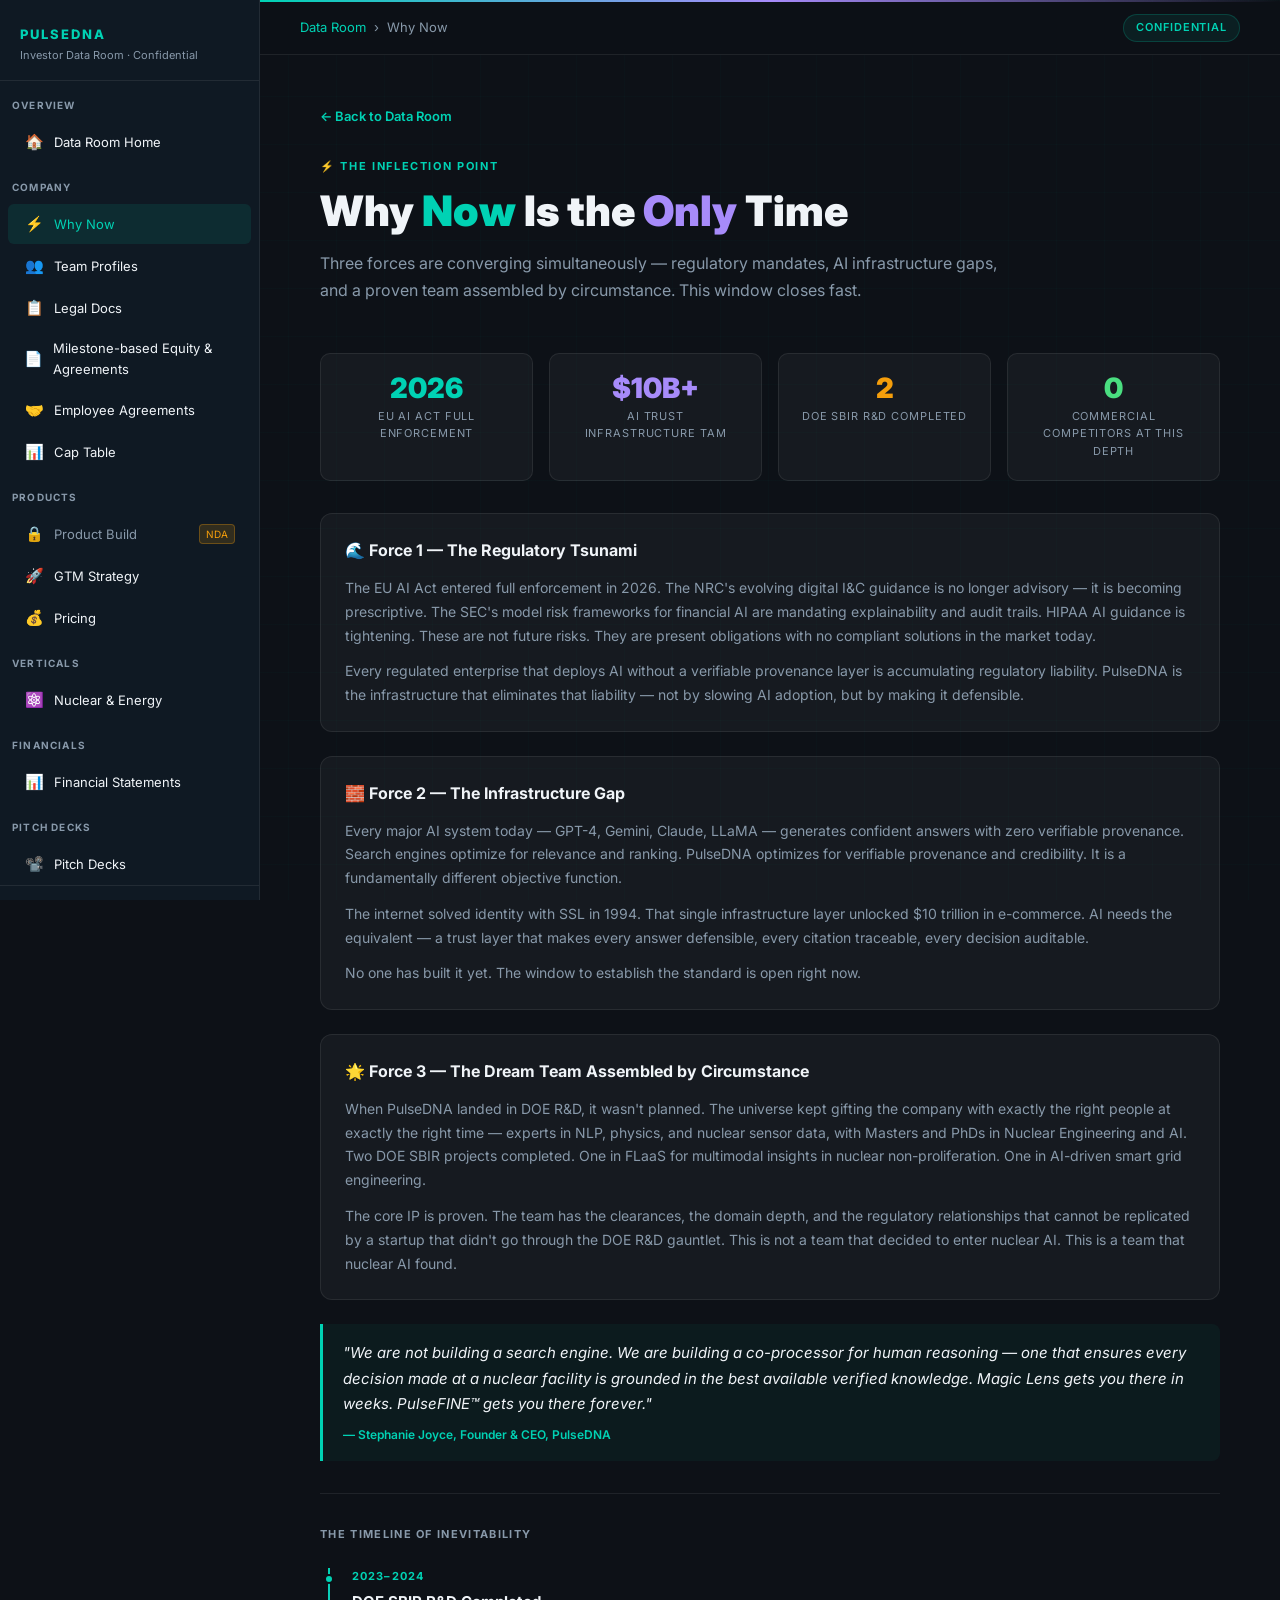
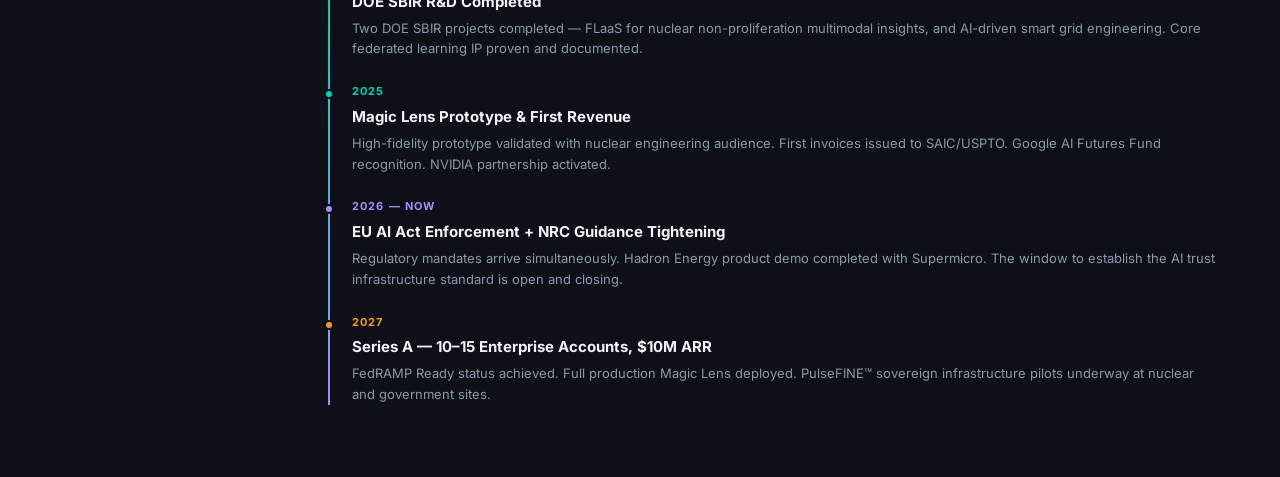
<file: why-now.html>
<!DOCTYPE html>
<html lang="en">
<head>
<meta charset="UTF-8" />
<meta name="viewport" content="width=device-width, initial-scale=1.0" />
<title>Why Now — PulseDNA Data Room</title>
<link rel="stylesheet" href="style.css" />
</head>
<body>
<div class="grid-bg"></div>

<nav class="sidebar">
  <div class="sidebar-logo">
    <div class="brand">PulseDNA</div>
    <div class="tagline">Investor Data Room · Confidential</div>
  </div>
  <div class="sidebar-section">Overview</div>
  <a href="index.html" class="sidebar-item"><span class="icon">🏠</span> Data Room Home</a>
  <div class="sidebar-section">Company</div>
  <a href="why-now.html" class="sidebar-item active"><span class="icon">⚡</span> Why Now</a>
  <a href="team.html" class="sidebar-item"><span class="icon">👥</span> Team Profiles</a>
  <a href="legal.html" class="sidebar-item"><span class="icon">📋</span> Legal Docs</a>
  <a href="legal.html#milestone-equity" class="sidebar-item"><span class="icon">📄</span> Milestone-based Equity &amp; Agreements</a>
  <a href="legal.html#employee-agreements" class="sidebar-item"><span class="icon">🤝</span> Employee Agreements</a>
  <a href="legal.html#cap-table" class="sidebar-item"><span class="icon">📊</span> Cap Table</a>
  <div class="sidebar-section">Products</div>
  <a href="product.html" class="sidebar-item locked"><span class="icon">🔒</span> Product Build <span class="lock-badge">NDA</span></a>
  <a href="gtm.html" class="sidebar-item"><span class="icon">🚀</span> GTM Strategy</a>
  <a href="pricing.html" class="sidebar-item"><span class="icon">💰</span> Pricing</a>
  <div class="sidebar-section">Verticals</div>
  <a href="nuclear.html" class="sidebar-item"><span class="icon">⚛️</span> Nuclear & Energy</a>
  <div class="sidebar-section">Financials</div>
  <a href="financials.html" class="sidebar-item"><span class="icon">📊</span> Financial Statements</a>
  <div class="sidebar-section">Pitch Decks</div>
  <a href="decks.html" class="sidebar-item"><span class="icon">📽️</span> Pitch Decks</a>
  <div class="sidebar-footer">
    <div>PulseDNA Inc. · Delaware C-Corp</div>
    <div style="margin-top:4px;">CAGE: 0YRQ3 · UEI: JXQZCN42MF29</div>
    <div style="margin-top:4px;color:var(--teal);">pulsednafederatedai.com</div>
  </div>
</nav>

<div class="main">
  <div class="accent-line"></div>
  <div class="topbar">
    <div class="topbar-breadcrumb">
      <a href="index.html">Data Room</a> <span>›</span> <span>Why Now</span>
    </div>
    <div class="topbar-badge">CONFIDENTIAL</div>
  </div>

  <div class="page-content">
    <a href="index.html" class="back-link">← Back to Data Room</a>

    <div class="page-hero">
      <div class="page-eyebrow">⚡ The Inflection Point</div>
      <h1 class="page-title">Why <span class="t">Now</span> Is the <span class="p">Only</span> Time</h1>
      <p class="page-subtitle">Three forces are converging simultaneously — regulatory mandates, AI infrastructure gaps, and a proven team assembled by circumstance. This window closes fast.</p>
    </div>

    <div class="stat-row">
      <div class="stat-card">
        <div class="stat-value">2026</div>
        <div class="stat-label">EU AI Act Full Enforcement</div>
      </div>
      <div class="stat-card">
        <div class="stat-value purple">$10B+</div>
        <div class="stat-label">AI Trust Infrastructure TAM</div>
      </div>
      <div class="stat-card">
        <div class="stat-value gold">2</div>
        <div class="stat-label">DOE SBIR R&D Completed</div>
      </div>
      <div class="stat-card">
        <div class="stat-value green">0</div>
        <div class="stat-label">Commercial Competitors at This Depth</div>
      </div>
    </div>

    <div class="card">
      <div class="card-title">🌊 Force 1 — The Regulatory Tsunami</div>
      <div class="card-body">
        <p style="margin-bottom:12px;">The EU AI Act entered full enforcement in 2026. The NRC's evolving digital I&amp;C guidance is no longer advisory — it is becoming prescriptive. The SEC's model risk frameworks for financial AI are mandating explainability and audit trails. HIPAA AI guidance is tightening. These are not future risks. They are present obligations with no compliant solutions in the market today.</p>
        <p>Every regulated enterprise that deploys AI without a verifiable provenance layer is accumulating regulatory liability. PulseDNA is the infrastructure that eliminates that liability — not by slowing AI adoption, but by making it defensible.</p>
      </div>
    </div>

    <div class="card">
      <div class="card-title">🧱 Force 2 — The Infrastructure Gap</div>
      <div class="card-body">
        <p style="margin-bottom:12px;">Every major AI system today — GPT-4, Gemini, Claude, LLaMA — generates confident answers with zero verifiable provenance. Search engines optimize for relevance and ranking. PulseDNA optimizes for verifiable provenance and credibility. It is a fundamentally different objective function.</p>
        <p style="margin-bottom:12px;">The internet solved identity with SSL in 1994. That single infrastructure layer unlocked $10 trillion in e-commerce. AI needs the equivalent — a trust layer that makes every answer defensible, every citation traceable, every decision auditable.</p>
        <p>No one has built it yet. The window to establish the standard is open right now.</p>
      </div>
    </div>

    <div class="card">
      <div class="card-title">🌟 Force 3 — The Dream Team Assembled by Circumstance</div>
      <div class="card-body">
        <p style="margin-bottom:12px;">When PulseDNA landed in DOE R&amp;D, it wasn't planned. The universe kept gifting the company with exactly the right people at exactly the right time — experts in NLP, physics, and nuclear sensor data, with Masters and PhDs in Nuclear Engineering and AI. Two DOE SBIR projects completed. One in FLaaS for multimodal insights in nuclear non-proliferation. One in AI-driven smart grid engineering.</p>
        <p>The core IP is proven. The team has the clearances, the domain depth, and the regulatory relationships that cannot be replicated by a startup that didn't go through the DOE R&amp;D gauntlet. This is not a team that decided to enter nuclear AI. This is a team that nuclear AI found.</p>
      </div>
    </div>

    <div class="quote-block">
      "We are not building a search engine. We are building a co-processor for human reasoning — one that ensures every decision made at a nuclear facility is grounded in the best available verified knowledge. Magic Lens gets you there in weeks. PulseFINE™ gets you there forever."
      <div class="quote-attr">— Stephanie Joyce, Founder &amp; CEO, PulseDNA</div>
    </div>

    <hr class="divider" />

    <div style="font-size:11px;font-weight:700;letter-spacing:0.12em;color:var(--muted);text-transform:uppercase;margin-bottom:20px;">The Timeline of Inevitability</div>

    <div class="timeline">
      <div class="timeline-item">
        <div class="timeline-label">2023–2024</div>
        <div class="timeline-title">DOE SBIR R&D Completed</div>
        <div class="timeline-body">Two DOE SBIR projects completed — FLaaS for nuclear non-proliferation multimodal insights, and AI-driven smart grid engineering. Core federated learning IP proven and documented.</div>
      </div>
      <div class="timeline-item">
        <div class="timeline-label">2025</div>
        <div class="timeline-title">Magic Lens Prototype &amp; First Revenue</div>
        <div class="timeline-body">High-fidelity prototype validated with nuclear engineering audience. First invoices issued to SAIC/USPTO. Google AI Futures Fund recognition. NVIDIA partnership activated.</div>
      </div>
      <div class="timeline-item purple">
        <div class="timeline-label purple">2026 — NOW</div>
        <div class="timeline-title">EU AI Act Enforcement + NRC Guidance Tightening</div>
        <div class="timeline-body">Regulatory mandates arrive simultaneously. Hadron Energy product demo completed with Supermicro. The window to establish the AI trust infrastructure standard is open and closing.</div>
      </div>
      <div class="timeline-item gold">
        <div class="timeline-label gold">2027</div>
        <div class="timeline-title">Series A — 10–15 Enterprise Accounts, $10M ARR</div>
        <div class="timeline-body">FedRAMP Ready status achieved. Full production Magic Lens deployed. PulseFINE™ sovereign infrastructure pilots underway at nuclear and government sites.</div>
      </div>
    </div>

  </div>
</div>
</body>
</html>
</file>
<file: style.css>
/* PulseDNA Investor Data Room — Shared Stylesheet */
@import url('https://fonts.googleapis.com/css2?family=Inter:wght@300;400;500;600;700;800;900&family=JetBrains+Mono:wght@400;500;700&display=swap');

*, *::before, *::after { box-sizing: border-box; margin: 0; padding: 0; }

:root {
  --navy:    #0d1117;
  --navy2:   #0f1923;
  --navy3:   #131e2b;
  --teal:    #00d2b4;
  --teal2:   #00b89c;
  --purple:  #a78bfa;
  --green:   #4ade80;
  --gold:    #f59e0b;
  --red:     #f87171;
  --white:   #f0f4f8;
  --muted:   #8899aa;
  --card:    rgba(255,255,255,0.04);
  --card2:   rgba(255,255,255,0.07);
  --border:  rgba(255,255,255,0.08);
  --border2: rgba(0,210,180,0.2);
}

html { scroll-behavior: smooth; }

body {
  background: var(--navy);
  font-family: 'Inter', sans-serif;
  color: var(--white);
  min-height: 100vh;
  line-height: 1.6;
}

/* ── SIDEBAR ─────────────────────────────────────────── */
.sidebar {
  position: fixed;
  top: 0; left: 0;
  width: 260px;
  height: 100vh;
  background: var(--navy2);
  border-right: 1px solid var(--border);
  display: flex;
  flex-direction: column;
  z-index: 100;
  overflow-y: auto;
}

.sidebar-logo {
  padding: 24px 20px 16px;
  border-bottom: 1px solid var(--border);
}

.sidebar-logo .brand {
  font-size: 13px;
  font-weight: 800;
  letter-spacing: 0.15em;
  color: var(--teal);
  text-transform: uppercase;
}

.sidebar-logo .tagline {
  font-size: 11px;
  color: var(--muted);
  margin-top: 2px;
}

.sidebar-section {
  padding: 16px 12px 8px;
  font-size: 10px;
  font-weight: 700;
  letter-spacing: 0.12em;
  color: var(--muted);
  text-transform: uppercase;
}

.sidebar-item {
  display: flex;
  align-items: center;
  gap: 10px;
  padding: 8px 16px;
  font-size: 13px;
  color: var(--white);
  text-decoration: none;
  border-radius: 6px;
  margin: 1px 8px;
  transition: background 0.15s, color 0.15s;
  cursor: pointer;
}

.sidebar-item:hover { background: var(--card2); color: var(--teal); }
.sidebar-item.active { background: rgba(0,210,180,0.1); color: var(--teal); }
.sidebar-item.locked { color: var(--muted); }
.sidebar-item .icon { font-size: 15px; width: 20px; text-align: center; }
.sidebar-item .lock-badge {
  margin-left: auto;
  font-size: 10px;
  background: rgba(245,158,11,0.15);
  color: var(--gold);
  border: 1px solid rgba(245,158,11,0.3);
  padding: 1px 6px;
  border-radius: 4px;
}

.sidebar-footer {
  margin-top: auto;
  padding: 16px;
  border-top: 1px solid var(--border);
  font-size: 11px;
  color: var(--muted);
}

/* ── MAIN CONTENT ─────────────────────────────────────── */
.main {
  margin-left: 260px;
  min-height: 100vh;
}

/* ── TOP BAR ─────────────────────────────────────────── */
.topbar {
  position: sticky;
  top: 0;
  background: rgba(13,17,23,0.95);
  backdrop-filter: blur(12px);
  border-bottom: 1px solid var(--border);
  padding: 12px 40px;
  display: flex;
  align-items: center;
  justify-content: space-between;
  z-index: 50;
}

.topbar-breadcrumb {
  font-size: 13px;
  color: var(--muted);
  display: flex;
  align-items: center;
  gap: 8px;
}

.topbar-breadcrumb a { color: var(--teal); text-decoration: none; }
.topbar-breadcrumb span { color: var(--muted); }

.topbar-badge {
  font-size: 11px;
  font-weight: 600;
  letter-spacing: 0.08em;
  padding: 4px 12px;
  border-radius: 20px;
  border: 1px solid var(--border2);
  color: var(--teal);
  background: rgba(0,210,180,0.08);
}

/* ── PAGE CONTENT ─────────────────────────────────────── */
.page-content {
  padding: 48px 60px;
  max-width: 1100px;
}

.page-hero {
  margin-bottom: 48px;
}

.page-eyebrow {
  font-size: 11px;
  font-weight: 700;
  letter-spacing: 0.15em;
  color: var(--teal);
  text-transform: uppercase;
  margin-bottom: 12px;
}

.page-title {
  font-size: 42px;
  font-weight: 900;
  line-height: 1.1;
  margin-bottom: 16px;
}

.page-title .t { color: var(--teal); }
.page-title .p { color: var(--purple); }
.page-title .g { color: var(--green); }

.page-subtitle {
  font-size: 16px;
  color: var(--muted);
  max-width: 700px;
  line-height: 1.7;
}

/* ── SECTION GRID ─────────────────────────────────────── */
.section-grid {
  display: grid;
  grid-template-columns: 1fr 1fr;
  gap: 24px;
  margin-bottom: 40px;
}

.section-group {
  background: var(--card);
  border: 1px solid var(--border);
  border-radius: 12px;
  padding: 24px;
  transition: border-color 0.2s;
}

.section-group:hover { border-color: rgba(0,210,180,0.25); }

.section-group-title {
  font-size: 13px;
  font-weight: 700;
  letter-spacing: 0.1em;
  color: var(--white);
  text-transform: uppercase;
  margin-bottom: 16px;
  display: flex;
  align-items: center;
  gap: 8px;
}

.section-group-title .dot {
  width: 8px; height: 8px;
  border-radius: 50%;
  background: var(--teal);
  flex-shrink: 0;
}

.section-group-title .dot.purple { background: var(--purple); }
.section-group-title .dot.gold { background: var(--gold); }
.section-group-title .dot.green { background: var(--green); }

.doc-link {
  display: flex;
  align-items: center;
  gap: 12px;
  padding: 10px 12px;
  border-radius: 8px;
  text-decoration: none;
  color: var(--white);
  font-size: 13px;
  transition: background 0.15s;
  margin-bottom: 4px;
}

.doc-link:hover { background: var(--card2); color: var(--teal); }
.doc-link .doc-icon { font-size: 16px; width: 22px; text-align: center; flex-shrink: 0; }
.doc-link .doc-label { flex: 1; }
.doc-link .doc-meta { font-size: 11px; color: var(--muted); }

/* ── CARDS ─────────────────────────────────────────────── */
.card {
  background: var(--card);
  border: 1px solid var(--border);
  border-radius: 12px;
  padding: 24px;
  margin-bottom: 24px;
}

.card-title {
  font-size: 16px;
  font-weight: 700;
  color: var(--white);
  margin-bottom: 12px;
  display: flex;
  align-items: center;
  gap: 10px;
}

.card-body {
  font-size: 14px;
  color: var(--muted);
  line-height: 1.7;
}

/* ── STAT CARDS ─────────────────────────────────────────── */
.stat-row {
  display: grid;
  grid-template-columns: repeat(4, 1fr);
  gap: 16px;
  margin-bottom: 32px;
}

.stat-card {
  background: var(--card);
  border: 1px solid var(--border);
  border-radius: 10px;
  padding: 20px;
  text-align: center;
}

.stat-value {
  font-size: 28px;
  font-weight: 900;
  color: var(--teal);
  line-height: 1;
  margin-bottom: 6px;
}

.stat-value.purple { color: var(--purple); }
.stat-value.gold { color: var(--gold); }
.stat-value.green { color: var(--green); }

.stat-label {
  font-size: 11px;
  color: var(--muted);
  text-transform: uppercase;
  letter-spacing: 0.08em;
}

/* ── QUOTE BLOCK ─────────────────────────────────────────── */
.quote-block {
  border-left: 3px solid var(--teal);
  padding: 16px 20px;
  background: rgba(0,210,180,0.05);
  border-radius: 0 8px 8px 0;
  margin: 24px 0;
  font-style: italic;
  color: var(--white);
  font-size: 15px;
  line-height: 1.7;
}

.quote-attr {
  font-size: 12px;
  color: var(--teal);
  font-style: normal;
  font-weight: 600;
  margin-top: 8px;
}

/* ── TIMELINE ─────────────────────────────────────────────── */
.timeline {
  position: relative;
  padding-left: 32px;
  margin: 24px 0;
}

.timeline::before {
  content: '';
  position: absolute;
  left: 8px; top: 0; bottom: 0;
  width: 2px;
  background: linear-gradient(to bottom, var(--teal), var(--purple));
}

.timeline-item {
  position: relative;
  margin-bottom: 24px;
}

.timeline-item::before {
  content: '';
  position: absolute;
  left: -28px;
  top: 6px;
  width: 10px; height: 10px;
  border-radius: 50%;
  background: var(--teal);
  border: 2px solid var(--navy);
}

.timeline-item.purple::before { background: var(--purple); }
.timeline-item.gold::before { background: var(--gold); }

.timeline-label {
  font-size: 11px;
  font-weight: 700;
  color: var(--teal);
  letter-spacing: 0.1em;
  text-transform: uppercase;
  margin-bottom: 4px;
}

.timeline-label.purple { color: var(--purple); }
.timeline-label.gold { color: var(--gold); }

.timeline-title {
  font-size: 15px;
  font-weight: 700;
  color: var(--white);
  margin-bottom: 4px;
}

.timeline-body {
  font-size: 13px;
  color: var(--muted);
  line-height: 1.6;
}

/* ── TEAM CARDS ─────────────────────────────────────────── */
.team-grid {
  display: grid;
  grid-template-columns: repeat(3, 1fr);
  gap: 24px;
  margin: 24px 0;
}

.team-card {
  background: var(--card);
  border: 1px solid var(--border);
  border-radius: 12px;
  padding: 28px 20px;
  text-align: center;
}

.team-avatar {
  width: 90px; height: 90px;
  border-radius: 50%;
  overflow: hidden;
  margin: 0 auto 16px;
  border: 2px solid var(--teal);
  box-shadow: 0 0 20px rgba(0,210,180,0.25);
}

.team-avatar.purple { border-color: var(--purple); box-shadow: 0 0 20px rgba(167,139,250,0.25); }
.team-avatar.gold { border-color: var(--gold); box-shadow: 0 0 20px rgba(245,158,11,0.25); }

.team-avatar img { width: 100%; height: 100%; object-fit: cover; }

.team-name { font-size: 16px; font-weight: 800; margin-bottom: 4px; }
.team-role { font-size: 12px; font-weight: 700; color: var(--teal); letter-spacing: 0.1em; text-transform: uppercase; margin-bottom: 12px; }
.team-role.purple { color: var(--purple); }
.team-role.gold { color: var(--gold); }
.team-bio { font-size: 12px; color: var(--muted); line-height: 1.6; margin-bottom: 12px; }
.team-tags { display: flex; flex-wrap: wrap; gap: 6px; justify-content: center; }
.team-tag { font-size: 10px; padding: 3px 8px; border-radius: 4px; background: var(--card2); border: 1px solid var(--border); color: var(--muted); }

/* ── PILL BADGES ─────────────────────────────────────────── */
.pill {
  display: inline-flex;
  align-items: center;
  gap: 6px;
  padding: 4px 12px;
  border-radius: 20px;
  font-size: 11px;
  font-weight: 600;
  letter-spacing: 0.06em;
}

.pill.teal { background: rgba(0,210,180,0.1); border: 1px solid rgba(0,210,180,0.3); color: var(--teal); }
.pill.purple { background: rgba(167,139,250,0.1); border: 1px solid rgba(167,139,250,0.3); color: var(--purple); }
.pill.gold { background: rgba(245,158,11,0.1); border: 1px solid rgba(245,158,11,0.3); color: var(--gold); }
.pill.green { background: rgba(74,222,128,0.1); border: 1px solid rgba(74,222,128,0.3); color: var(--green); }
.pill.red { background: rgba(248,113,113,0.1); border: 1px solid rgba(248,113,113,0.3); color: var(--red); }

/* ── TABLE ─────────────────────────────────────────────── */
.data-table {
  width: 100%;
  border-collapse: collapse;
  font-size: 13px;
  margin: 16px 0;
}

.data-table th {
  text-align: left;
  padding: 10px 14px;
  font-size: 10px;
  font-weight: 700;
  letter-spacing: 0.1em;
  text-transform: uppercase;
  color: var(--muted);
  border-bottom: 1px solid var(--border);
}

.data-table td {
  padding: 12px 14px;
  border-bottom: 1px solid var(--border);
  color: var(--white);
  vertical-align: top;
}

.data-table tr:last-child td { border-bottom: none; }
.data-table tr:hover td { background: var(--card2); }

/* ── PASSWORD GATE ─────────────────────────────────────── */
.gate-overlay {
  position: fixed;
  inset: 0;
  background: rgba(13,17,23,0.97);
  backdrop-filter: blur(20px);
  z-index: 200;
  display: flex;
  align-items: center;
  justify-content: center;
}

.gate-box {
  background: var(--navy2);
  border: 1px solid rgba(245,158,11,0.3);
  border-radius: 16px;
  padding: 48px;
  max-width: 440px;
  width: 90%;
  text-align: center;
  box-shadow: 0 0 60px rgba(245,158,11,0.1);
}

.gate-icon { font-size: 48px; margin-bottom: 20px; }

.gate-title {
  font-size: 22px;
  font-weight: 900;
  color: var(--white);
  margin-bottom: 8px;
}

.gate-subtitle {
  font-size: 14px;
  color: var(--muted);
  margin-bottom: 28px;
  line-height: 1.6;
}

.gate-input {
  width: 100%;
  padding: 14px 16px;
  background: var(--card);
  border: 1px solid var(--border);
  border-radius: 8px;
  color: var(--white);
  font-size: 15px;
  font-family: 'JetBrains Mono', monospace;
  letter-spacing: 0.1em;
  text-align: center;
  margin-bottom: 16px;
  outline: none;
  transition: border-color 0.2s;
}

.gate-input:focus { border-color: var(--gold); }

.gate-btn {
  width: 100%;
  padding: 14px;
  background: linear-gradient(135deg, var(--gold), #d97706);
  border: none;
  border-radius: 8px;
  color: #000;
  font-size: 14px;
  font-weight: 800;
  letter-spacing: 0.08em;
  cursor: pointer;
  transition: opacity 0.2s;
}

.gate-btn:hover { opacity: 0.9; }

.gate-error {
  font-size: 12px;
  color: var(--red);
  margin-top: 10px;
  display: none;
}

.gate-nda-note {
  font-size: 11px;
  color: var(--muted);
  margin-top: 16px;
  line-height: 1.5;
}

/* ── DIVIDER ─────────────────────────────────────────────── */
.divider {
  border: none;
  border-top: 1px solid var(--border);
  margin: 32px 0;
}

/* ── BACK LINK ─────────────────────────────────────────────── */
.back-link {
  display: inline-flex;
  align-items: center;
  gap: 8px;
  color: var(--teal);
  text-decoration: none;
  font-size: 13px;
  font-weight: 600;
  margin-bottom: 32px;
  transition: opacity 0.2s;
}

.back-link:hover { opacity: 0.75; }

/* ── GRID OVERLAY ─────────────────────────────────────────── */
.grid-bg {
  position: fixed;
  inset: 0;
  background-image:
    linear-gradient(rgba(0,210,180,0.018) 1px, transparent 1px),
    linear-gradient(90deg, rgba(0,210,180,0.018) 1px, transparent 1px);
  background-size: 48px 48px;
  pointer-events: none;
  z-index: -1;
}

/* ── ACCENT LINE ─────────────────────────────────────────── */
.accent-line {
  height: 2px;
  background: linear-gradient(90deg, var(--teal), var(--purple), transparent);
  margin-bottom: 0;
}

/* ── RESPONSIVE ─────────────────────────────────────────── */
@media (max-width: 900px) {
  .sidebar { display: none; }
  .main { margin-left: 0; }
  .section-grid { grid-template-columns: 1fr; }
  .stat-row { grid-template-columns: 1fr 1fr; }
  .team-grid { grid-template-columns: 1fr; }
  .page-content { padding: 32px 24px; }
}
</file>
